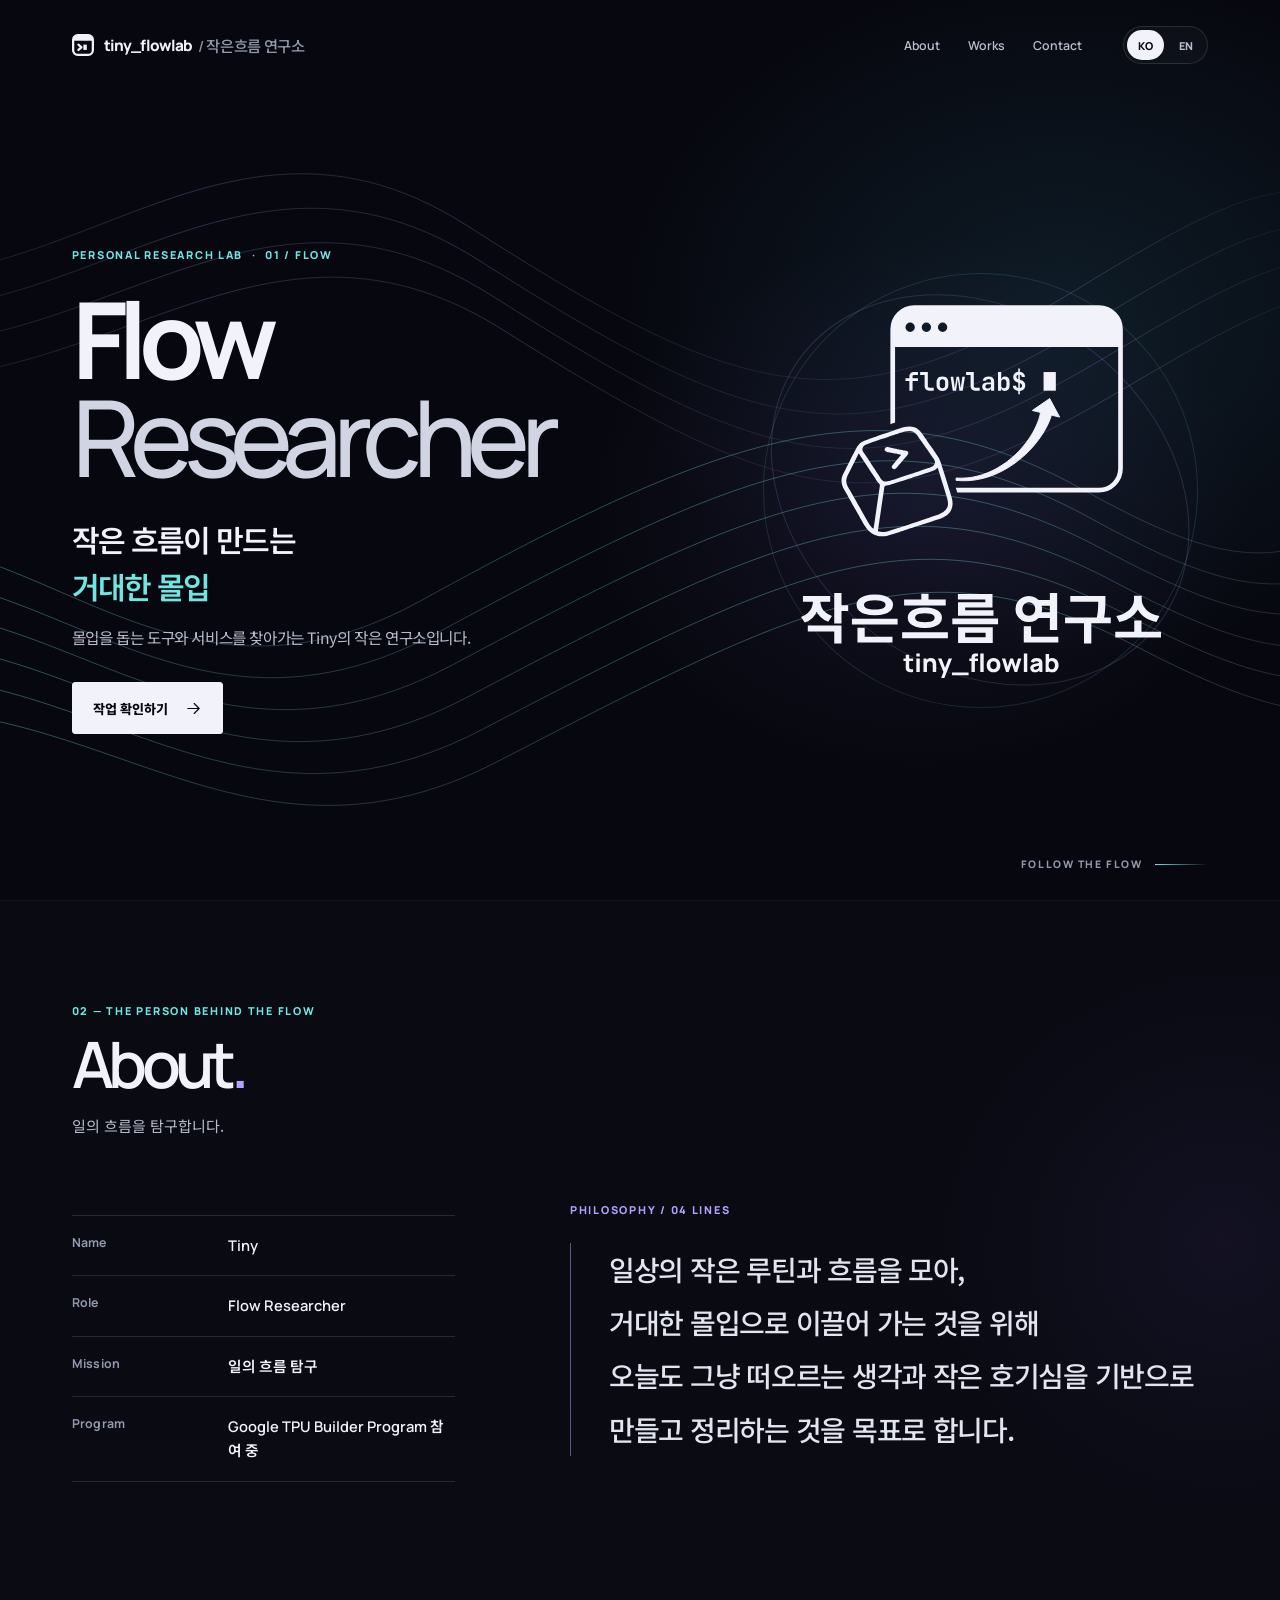
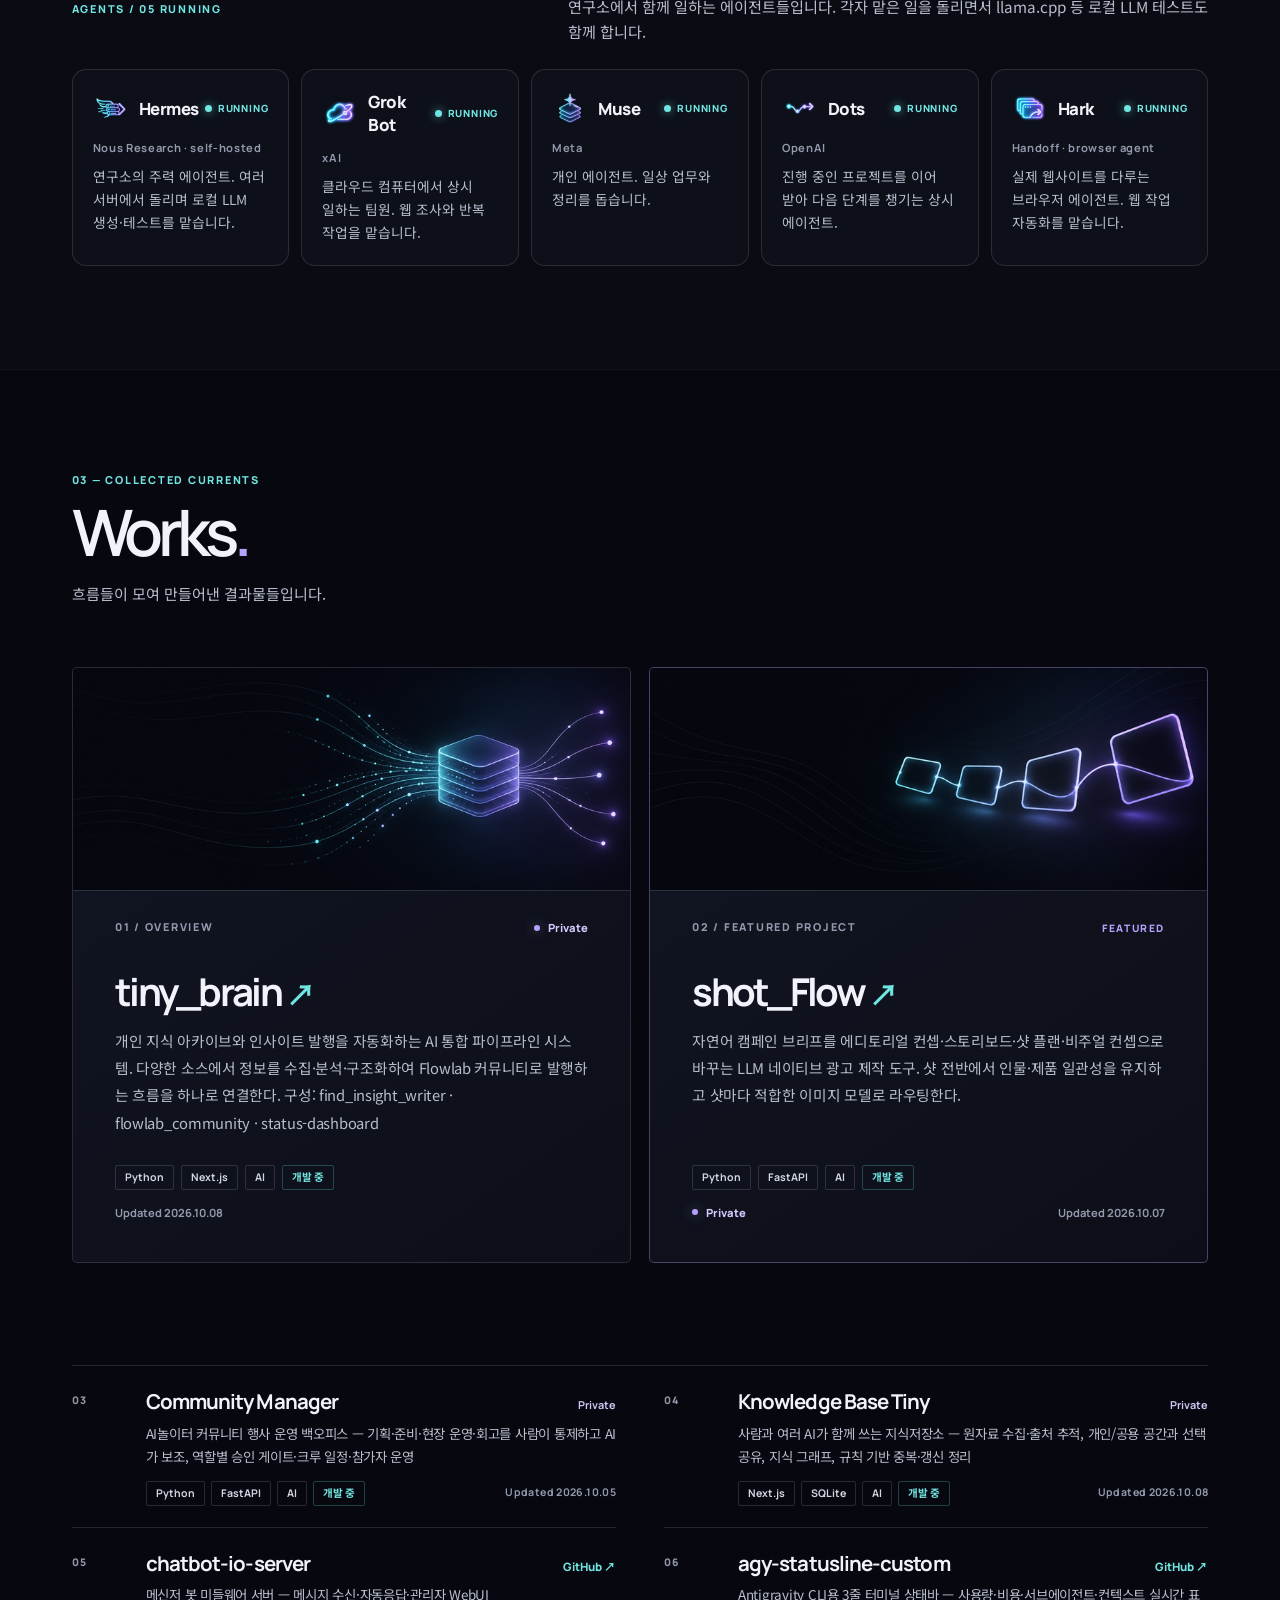
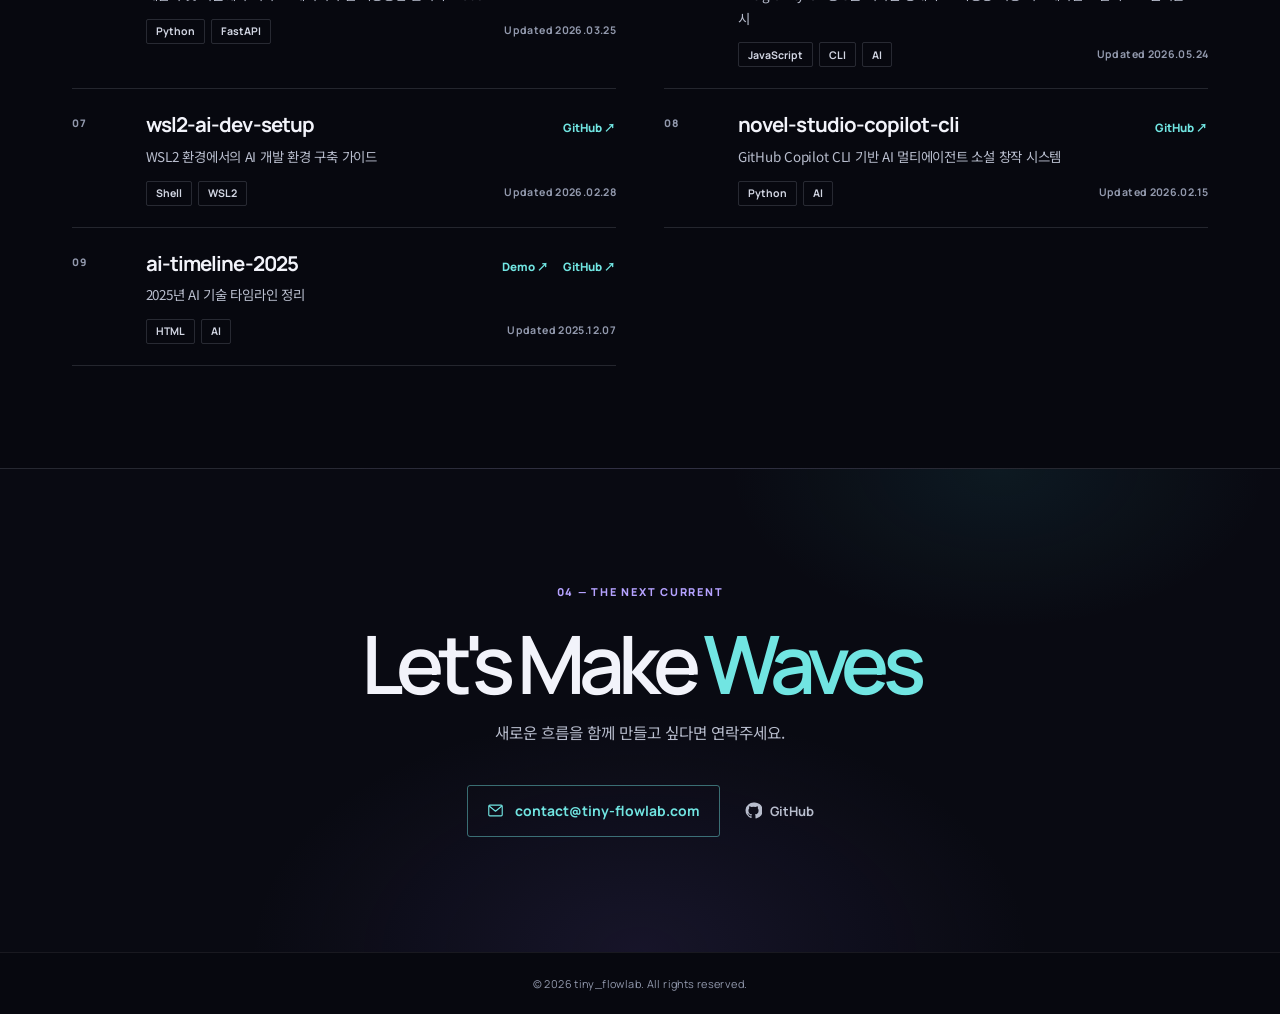
<file: index.html>
<!doctype html>
<html lang="ko" data-lang="ko">
<head>
  <meta charset="utf-8">
  <meta name="viewport" content="width=device-width, initial-scale=1">
  <meta name="theme-color" content="#07080f">
  <title>tiny_flowlab — 작은흐름 연구소</title>
  <meta name="description" content="작은 흐름이 만드는 거대한 몰입. 몰입을 돕는 도구와 서비스를 찾아가는 Tiny의 작은 연구소입니다.">
  <link rel="icon" href="./assets/favicon.svg" type="image/svg+xml">
  <link rel="icon" href="./assets/favicon.ico" sizes="any">
  <link rel="apple-touch-icon" href="./assets/apple-touch-icon.png">
  <meta property="og:type" content="website">
  <meta property="og:site_name" content="tiny_flowlab">
  <meta property="og:title" content="tiny_flowlab — 작은흐름 연구소">
  <meta property="og:description" content="작은 흐름이 만드는 거대한 몰입. 몰입을 돕는 도구와 서비스를 찾아가는 Tiny의 작은 연구소입니다.">
  <meta property="og:url" content="https://tiny-flowlab.com/">
  <meta property="og:image" content="https://tiny-flowlab.com/assets/og-home.png">
  <meta property="og:image:width" content="1200">
  <meta property="og:image:height" content="630">
  <meta name="twitter:card" content="summary_large_image">
  <meta name="twitter:title" content="tiny_flowlab — 작은흐름 연구소">
  <meta name="twitter:description" content="작은 흐름이 만드는 거대한 몰입. 몰입을 돕는 도구와 서비스를 찾아가는 Tiny의 작은 연구소입니다.">
  <meta name="twitter:image" content="https://tiny-flowlab.com/assets/og-home.png">
  <link href="https://fonts.googleapis.com/css2?family=Manrope:wght@400;500;600;700;800&family=Noto+Sans+KR:wght@400;500;600;700;800&display=swap" rel="stylesheet">
  <style>
    :root {
      color-scheme: dark;
      --ink: #07080f;
      --surface: #10121d;
      --surface-soft: #0c0e17;
      --text: #f2f3fa;
      --muted: #b8bdcd;
      --quiet: #9299ad;
      --line: rgba(230, 235, 255, .13);
      --cyan: #71e5e2;
      --violet: #b5a2ff;
      --sans: 'Manrope', 'Noto Sans KR', sans-serif;
      --kr: 'Noto Sans KR', 'Manrope', sans-serif;
      --gutter: clamp(16px, 5.6vw, 88px);
      font-family: var(--sans);
      background: var(--ink);
      color: var(--text);
      scroll-behavior: smooth;
    }
    *, *::before, *::after { box-sizing: border-box; }
    body { margin: 0; min-width: 320px; background: var(--ink); color: var(--text); -webkit-font-smoothing: antialiased; }
    img, svg { display: block; max-width: 100%; }
    a { color: inherit; }
    button { font: inherit; }
    a:focus-visible, button:focus-visible { outline: 2px solid var(--cyan); outline-offset: 4px; }
    ::selection { color: var(--ink); background: var(--cyan); }

    .lang-block[data-lang], .lang-inline[data-lang] { display: none; }
    html[data-lang="ko"] .lang-block[data-lang="ko"], html[data-lang="en"] .lang-block[data-lang="en"] { display: block; }
    html[data-lang="ko"] .lang-inline[data-lang="ko"], html[data-lang="en"] .lang-inline[data-lang="en"] { display: inline-flex; }

    .hero {
      position: relative;
      isolation: isolate;
      min-height: 100svh;
      overflow: hidden;
      display: flex;
      flex-direction: column;
      background:
        radial-gradient(ellipse 48% 53% at 83% 35%, rgba(47, 117, 145, .18), transparent 72%),
        radial-gradient(ellipse 34% 39% at 72% 56%, rgba(103, 76, 173, .14), transparent 76%),
        var(--ink);
    }
    .flow-lines { position: absolute; z-index: -1; inset: 0; width: 100%; height: 100%; pointer-events: none; opacity: .68; }
    .flow-lines .drift-a { transform-origin: center; animation: drift-a 26s ease-in-out infinite alternate; }
    .flow-lines .drift-b { transform-origin: center; animation: drift-b 32s ease-in-out infinite alternate; }
    @keyframes drift-a { from { transform: translate3d(-1.1%, -5px, 0); } to { transform: translate3d(1.1%, 8px, 0); } }
    @keyframes drift-b { from { transform: translate3d(1%, 6px, 0); opacity: .65; } to { transform: translate3d(-1%, -7px, 0); opacity: .95; } }

    .site-header {
      position: relative;
      z-index: 2;
      width: min(100%, 1500px);
      margin: 0 auto;
      padding: 26px var(--gutter);
      display: flex;
      align-items: center;
      justify-content: space-between;
      gap: 24px;
    }
    .wordmark { display: inline-flex; align-items: center; color: var(--text); text-decoration: none; font-size: .96rem; font-weight: 800; letter-spacing: -.055em; white-space: nowrap; }
    .wordmark-mark { flex: none; width: 22px; height: 22px; margin-right: 10px; }
    .wordmark span { margin-left: .35em; color: var(--quiet); font-weight: 500; letter-spacing: -.02em; }
    .header-right, .primary-nav, .language-switch { display: flex; align-items: center; }
    .header-right { gap: clamp(18px, 3.2vw, 46px); }
    .primary-nav { gap: clamp(16px, 2.2vw, 30px); }
    .primary-nav a { color: var(--muted); text-decoration: none; font-size: .77rem; font-weight: 600; transition: color .2s ease; }
    .primary-nav a:hover { color: var(--cyan); }
    .language-switch { gap: 3px; padding: 3px; border: 1px solid var(--line); border-radius: 999px; background: rgba(255,255,255,.025); }
    .language-switch button { min-width: 37px; min-height: 30px; padding: 0 8px; color: var(--muted); border: 0; border-radius: 999px; background: transparent; font-size: .68rem; font-weight: 800; cursor: pointer; transition: color .2s ease, background-color .2s ease; }
    .language-switch button[aria-pressed="true"] { color: var(--ink); background: var(--text); }
    .language-switch button:hover:not([aria-pressed="true"]) { color: var(--cyan); }

    .hero-main {
      width: min(100%, 1500px);
      margin: auto;
      padding: clamp(54px, 7vh, 96px) var(--gutter) clamp(72px, 8vh, 108px);
      display: grid;
      grid-template-columns: minmax(0, 1.12fr) minmax(300px, .88fr);
      align-items: center;
      gap: clamp(40px, 8vw, 128px);
    }
    .hero-copy { position: relative; z-index: 1; max-width: 690px; animation: rise-in .9s cubic-bezier(.18,.72,.2,1) both; }
    .eyebrow, .section-kicker, .feature-kicker, .work-index, .micro-label {
      margin: 0;
      color: var(--cyan);
      font-size: .68rem;
      line-height: 1.5;
      font-weight: 800;
      letter-spacing: .16em;
      text-transform: uppercase;
    }
    .eyebrow { margin-bottom: 27px; }
    .eyebrow span { color: var(--violet); padding: 0 .45em; }
    .hero h1 { margin: 0; font-size: clamp(4.6rem, 8.3vw, 8rem); line-height: .92; letter-spacing: -.09em; font-weight: 700; }
    .hero h1 span { color: #d1d4e2; font-weight: 500; }
    .hero-slogan { margin: 31px 0 0; color: var(--text); font-family: var(--kr); font-size: clamp(1.25rem, 2.35vw, 2rem); line-height: 1.55; letter-spacing: -.055em; font-weight: 600; }
    .hero-slogan .accent { color: var(--cyan); }
    .hero-intro { max-width: 510px; margin: 13px 0 0; color: var(--muted); font-family: var(--kr); font-size: .98rem; line-height: 1.9; letter-spacing: -.025em; }
    .hero-intro[lang="en"] { font-family: var(--sans); letter-spacing: -.01em; }
    .hero-cta {
      display: inline-flex;
      align-items: center;
      gap: 17px;
      min-height: 52px;
      margin-top: 30px;
      padding: 0 20px;
      color: var(--ink);
      background: var(--text);
      border: 1px solid var(--text);
      border-radius: 3px;
      text-decoration: none;
      font-size: .82rem;
      font-weight: 800;
      transition: transform .22s ease, background-color .22s ease, border-color .22s ease;
    }
    .hero-cta:hover { transform: translateY(-3px); background: var(--cyan); border-color: var(--cyan); }
    .hero-cta svg { width: 17px; height: 17px; transition: transform .22s ease; }
    .hero-cta:hover svg { transform: translateX(4px); }
    .hero-mark { position: relative; display: grid; place-items: center; min-height: 330px; animation: mark-in 1.1s .12s cubic-bezier(.18,.72,.2,1) both; }
    .hero-mark::before, .hero-mark::after { content: ''; position: absolute; z-index: -1; border: 1px solid rgba(113,229,226,.14); border-radius: 50%; transform: rotate(-18deg); }
    .hero-mark::before { width: min(34vw, 440px); aspect-ratio: 1; }
    .hero-mark::after { width: min(28vw, 360px); aspect-ratio: 1; border-color: rgba(181,162,255,.17); transform: rotate(36deg) scaleX(1.25); }
    .hero-mark img { width: min(100%, 360px); height: auto; }
    .hero-scroll { position: absolute; right: var(--gutter); bottom: 29px; display: flex; align-items: center; gap: 13px; color: var(--quiet); font-size: .65rem; font-weight: 800; letter-spacing: .15em; text-transform: uppercase; }
    .hero-scroll::after { content: ''; width: 53px; height: 1px; background: linear-gradient(90deg, var(--cyan), transparent); }
    @keyframes rise-in { from { opacity: 0; transform: translate3d(0, 18px, 0); } to { opacity: 1; transform: translate3d(0, 0, 0); } }
    @keyframes mark-in { from { opacity: 0; transform: translate3d(0, 10px, 0) scale(.98); } to { opacity: 1; transform: translate3d(0, 0, 0) scale(1); } }

    .content-wrap { width: min(calc(100% - (2 * var(--gutter))), 1240px); margin: 0 auto; }
    .section { position: relative; padding: clamp(72px, 8vw, 116px) 0; }
    .section-heading { display: block; margin-bottom: clamp(36px, 5vw, 60px); }
    .section-heading h2 { margin: 12px 0 0; font-size: clamp(2.6rem, 5vw, 4.65rem); line-height: 1; letter-spacing: -.085em; font-weight: 600; }
    .section-heading h2 span { color: var(--violet); }
    .section-heading > p { max-width: 560px; margin: 16px 0 0; color: var(--muted); font-family: var(--kr); font-size: .94rem; line-height: 1.8; }
    .section-heading > p[lang="en"] { font-family: var(--sans); }

    .about-section { overflow: hidden; background: linear-gradient(180deg, #090a12 0%, #0a0b13 100%); border-top: 1px solid rgba(255,255,255,.035); border-bottom: 1px solid rgba(255,255,255,.035); }
    .about-section::before { content: ''; position: absolute; width: 45vw; height: 45vw; max-width: 660px; max-height: 660px; right: -18vw; top: 5%; border-radius: 50%; background: radial-gradient(circle, rgba(87, 65, 151, .12), transparent 70%); pointer-events: none; }
    .about-grid { position: relative; display: grid; grid-template-columns: minmax(260px, .75fr) minmax(0, 1.25fr); gap: clamp(44px, 9vw, 140px); align-items: start; }
    .profile { border-top: 1px solid var(--line); }
    .profile-row { display: grid; grid-template-columns: minmax(100px, .6fr) minmax(0, 1fr); gap: 20px; padding: 18px 0; border-bottom: 1px solid var(--line); }
    .profile-row dt { color: var(--quiet); font-size: .77rem; font-weight: 700; letter-spacing: .02em; }
    .profile-row dd { margin: 0; color: var(--text); font-size: .92rem; line-height: 1.6; font-weight: 600; }
    .philosophy { padding-top: 3px; }
    .agents { position: relative; margin-top: clamp(56px, 8vw, 96px); }
    .agents-head { display: flex; flex-wrap: wrap; align-items: baseline; justify-content: space-between; gap: 12px 32px; margin-bottom: 24px; }
    .agents-head .micro-label { color: var(--cyan); }
    .agents-head p:not(.micro-label) { margin: 0; color: var(--muted); font-family: var(--kr); font-size: .95rem; line-height: 1.7; word-break: keep-all; max-width: 640px; }
    .agent-grid { display: grid; grid-template-columns: repeat(auto-fit, minmax(200px, 1fr)); gap: 12px; }
    .agent { padding: 20px 20px 22px; border: 1px solid var(--line); border-radius: 14px; background: rgba(16,18,29,.72); }
    .agent-top { display: flex; align-items: center; justify-content: space-between; gap: 10px; margin-bottom: 14px; }
    .agent-id { display: flex; align-items: center; gap: 10px; }
    .agent-icon { flex: none; width: 36px; height: 36px; }
    .agent-name { margin: 0; font-size: 1.05rem; font-weight: 800; letter-spacing: -.03em; }
    .agent-run { display: inline-flex; align-items: center; gap: 6px; color: var(--cyan); font-size: .62rem; font-weight: 800; letter-spacing: .08em; text-transform: uppercase; white-space: nowrap; }
    .agent-run::before { content: ''; width: 7px; height: 7px; border-radius: 50%; background: var(--cyan); box-shadow: 0 0 10px rgba(113,229,226,.7); animation: agent-pulse 2.4s ease-in-out infinite; }
    @keyframes agent-pulse { 50% { opacity: .35; } }
    .agent-maker { margin: 0 0 10px; color: var(--quiet); font-size: .7rem; font-weight: 700; letter-spacing: .06em; }
    .agent p.lang-block { margin: 0; color: var(--muted); font-family: var(--kr); font-size: .86rem; line-height: 1.65; word-break: keep-all; }
    @media (prefers-reduced-motion: reduce) { .agent-run::before { animation: none; } }
    .philosophy .micro-label { color: var(--violet); }
    .philosophy-lines { margin-top: 25px; padding-left: clamp(18px, 3vw, 38px); border-left: 1px solid rgba(181,162,255,.5); }
    .philosophy-lines p { word-break: keep-all; margin: 0; color: #e2e4ef; font-family: var(--kr); font-size: clamp(1.18rem, 2.2vw, 1.75rem); line-height: 1.9; letter-spacing: -.045em; font-weight: 500; }
    .philosophy-lines .lang-block[data-lang="en"] { font-family: var(--sans); letter-spacing: -.03em; }

    .works-section { background: var(--ink); }
    .feature-grid { display: grid; grid-template-columns: repeat(2, minmax(0, 1fr)); gap: 18px; }
    .feature-panel {
      position: relative;
      isolation: isolate;
      --pad: clamp(25px, 3.3vw, 46px);
      overflow: hidden;
      display: flex;
      flex-direction: column;
      padding: var(--pad);
      border: 1px solid rgba(225,231,255,.12);
      border-radius: 5px;
      background: linear-gradient(145deg, rgba(18, 23, 36, .98), rgba(13, 14, 24, .98));
      transition: border-color .28s ease, transform .28s ease;
    }
    .feature-panel::before { content: ''; position: absolute; z-index: -1; width: 390px; height: 390px; top: -210px; right: -185px; border-radius: 50%; background: radial-gradient(circle, rgba(73,205,209,.16), transparent 70%); transition: transform .5s ease; }
    .feature-panel:nth-child(2)::before { background: radial-gradient(circle, rgba(143,103,222,.2), transparent 70%); }
    .feature-panel:hover { transform: translateY(-4px); border-color: rgba(113,229,226,.42); }
    .feature-panel:hover::before { transform: scale(1.12); }
    .feature-panel.featured { border-color: rgba(181,162,255,.34); }
    .feature-media { display: block; margin: calc(var(--pad) * -1) calc(var(--pad) * -1) 28px; aspect-ratio: 5 / 2; overflow: hidden; border-bottom: 1px solid var(--line); }
    .feature-media img { display: block; width: 100%; height: 100%; object-fit: cover; object-position: 70% 50%; transition: transform .5s ease; }
    .feature-panel:hover .feature-media img { transform: scale(1.03); }
    .feature-top { display: flex; align-items: center; justify-content: space-between; gap: 14px; }
    .feature-kicker { color: var(--quiet); }
    .feature-label { color: var(--violet); font-size: .64rem; font-weight: 800; letter-spacing: .16em; text-transform: uppercase; }
    .feature-panel h3 { margin: 35px 0 14px; font-size: clamp(1.8rem, 3vw, 2.55rem); line-height: 1.1; letter-spacing: -.07em; font-weight: 700; }
    .feature-panel h3 a { text-decoration: none; }
    .feature-panel h3 a:hover { color: var(--cyan); }
    .feature-panel h3 a span { color: var(--cyan); font-size: .78em; }
    .feature-panel .description { max-width: 540px; margin: 0; color: var(--muted); font-family: var(--kr); font-size: .92rem; line-height: 1.85; letter-spacing: -.02em; }
    .feature-panel .description[lang="en"] { font-family: var(--sans); letter-spacing: -.01em; }
    .feature-bottom { margin-top: auto; padding-top: 29px; display: flex; flex-direction: column; gap: 15px; }
    .feature-meta { display: flex; align-items: center; justify-content: space-between; flex-wrap: wrap; gap: 12px; color: var(--quiet); font-size: .7rem; font-weight: 700; }
    .feature-status { display: inline-flex; align-items: center; gap: 8px; color: #d2caff; font-size: .7rem; font-weight: 800; }
    .feature-status::before { content: ''; width: 6px; height: 6px; border-radius: 50%; background: var(--violet); box-shadow: 0 0 12px rgba(181,162,255,.5); }
    .tag-list { display: flex; flex-wrap: wrap; gap: 7px; }
    .tag { display: inline-flex; align-items: center; min-height: 25px; padding: 2px 9px; border: 1px solid rgba(224,230,255,.15); border-radius: 2px; color: #d2d6e3; font-size: .66rem; line-height: 1.35; font-weight: 700; }
    .tag.dev { color: var(--cyan); border-color: rgba(113,229,226,.25); }
    .project-index { display: grid; grid-template-columns: repeat(2, minmax(0, 1fr)); column-gap: 48px; margin-top: clamp(62px, 8vw, 102px); border-top: 1px solid var(--line); }
    .work-row { display: grid; grid-template-columns: 52px minmax(0, 1fr); gap: 22px; padding: 22px 0 21px; border-bottom: 1px solid var(--line); transition: padding .22s ease; }
    .work-row:hover { padding-left: 8px; }
    .work-index { padding-top: 5px; color: var(--quiet); font-size: .65rem; letter-spacing: .08em; }
    .work-main { min-width: 0; }
    .work-head { display: flex; align-items: baseline; justify-content: space-between; gap: 20px; }
    .work-head h3 { margin: 0; min-width: 0; overflow-wrap: anywhere; font-size: clamp(1.03rem, 1.7vw, 1.28rem); line-height: 1.35; letter-spacing: -.045em; font-weight: 700; }
    .row-links { display: flex; justify-content: end; align-items: center; flex-wrap: wrap; gap: 14px; flex-shrink: 0; }
    .row-links a { color: var(--cyan); text-decoration: none; font-size: .72rem; font-weight: 800; transition: color .2s ease; }
    .row-links a:hover { color: var(--text); }
    .visibility { color: #d0c8f6; font-size: .68rem; font-weight: 700; }
    .work-description { max-width: 870px; margin: 6px 0 12px; color: var(--muted); font-family: var(--kr); font-size: .84rem; line-height: 1.75; letter-spacing: -.02em; }
    .work-description[lang="en"] { font-family: var(--sans); letter-spacing: -.01em; }
    .row-meta { display: flex; justify-content: space-between; align-items: center; flex-wrap: wrap; gap: 11px 20px; }
    .row-meta .tag-list { gap: 6px; }
    .updated { color: var(--quiet); font-size: .66rem; line-height: 1.5; font-weight: 700; letter-spacing: .035em; white-space: nowrap; }

    .contact-section { overflow: hidden; padding: clamp(80px, 9vw, 128px) 0; text-align: center; border-top: 1px solid var(--line); background: radial-gradient(ellipse 40% 65% at 50% 100%, rgba(89,73,157,.17), transparent 76%), radial-gradient(ellipse 28% 44% at 78% 0%, rgba(52,162,173,.1), transparent 75%), #090a12; }
    .contact-section .section-kicker { color: var(--violet); }
    .contact-section h2 { margin: 20px 0 14px; font-size: clamp(2.65rem, 6.3vw, 5.3rem); line-height: 1.05; letter-spacing: -.085em; font-weight: 600; }
    .contact-section h2 span { color: var(--cyan); }
    .contact-copy { margin: 0 auto; color: var(--muted); font-family: var(--kr); font-size: .98rem; line-height: 1.8; }
    .contact-copy[lang="en"] { font-family: var(--sans); }
    .contact-actions { margin-top: 37px; display: flex; align-items: center; justify-content: center; gap: 25px; flex-wrap: wrap; }
    .contact-email { display: inline-flex; align-items: center; gap: 11px; min-height: 52px; padding: 0 19px; border: 1px solid rgba(113,229,226,.45); border-radius: 3px; color: var(--cyan); text-decoration: none; font-size: .87rem; font-weight: 700; transition: background-color .2s ease, color .2s ease, border-color .2s ease; }
    .contact-email:hover { color: var(--ink); background: var(--cyan); border-color: var(--cyan); }
    .contact-email svg { width: 17px; height: 17px; }
    .github-link { display: inline-flex; align-items: center; gap: 8px; color: var(--muted); text-decoration: none; font-size: .81rem; font-weight: 700; transition: color .2s ease; }
    .github-link:hover { color: var(--text); }
    .github-link svg { width: 17px; height: 17px; }
    footer { padding: 23px var(--gutter); border-top: 1px solid rgba(255,255,255,.07); text-align: center; color: var(--quiet); font-size: .68rem; letter-spacing: .035em; }
    footer p { margin: 0; }

    @media (max-width: 900px) {
      .hero-main { grid-template-columns: minmax(0, 1fr) minmax(250px, .82fr); gap: 35px; }
      .hero h1 { font-size: clamp(4.2rem, 9vw, 6.4rem); }
      .hero-mark { min-height: 280px; }
      .hero-mark::before { width: min(42vw, 390px); }
      .hero-mark::after { width: min(34vw, 320px); }
      .project-index { grid-template-columns: minmax(0, 1fr); }
      .about-grid { gap: 48px; grid-template-columns: minmax(230px, .8fr) minmax(0, 1.2fr); }
    }
    @media (max-width: 700px) {
      :root { --gutter: 18px; }
      .site-header { padding-top: 17px; padding-bottom: 17px; gap: 10px; }
      .wordmark { font-size: .88rem; }
      .wordmark span { display: none; }
      .header-right { gap: 11px; }
      .primary-nav { gap: 12px; }
      .primary-nav a { font-size: .69rem; }
      .language-switch { gap: 1px; }
      .language-switch button { min-width: 32px; min-height: 28px; padding: 0 6px; font-size: .62rem; }
      .hero { min-height: 100svh; }
      .hero-main { width: 100%; padding-top: 21px; padding-bottom: 76px; grid-template-columns: minmax(0, 1fr); gap: 8px; }
      .hero-mark { grid-row: 1; min-height: auto; height: 166px; margin: 0 0 18px; }
      .hero-mark img { width: 150px; }
      .hero-mark::before { width: 194px; }
      .hero-mark::after { width: 154px; }
      .hero-copy { grid-row: 2; }
      .eyebrow { margin-bottom: 16px; font-size: .62rem; }
      .hero h1 { font-size: clamp(3.9rem, 18vw, 5rem); line-height: .9; }
      .hero-slogan { margin-top: 20px; font-size: clamp(1.2rem, 5.3vw, 1.5rem); line-height: 1.55; }
      .hero-intro { margin-top: 9px; font-size: .86rem; line-height: 1.75; }
      .hero-cta { min-height: 48px; margin-top: 21px; }
      .hero-scroll { right: var(--gutter); bottom: 20px; font-size: .58rem; }
      .hero-scroll::after { width: 35px; }
      .section { padding: 64px 0; }
      .section-heading { display: block; margin-bottom: 37px; }
      .section-heading h2 { margin-top: 9px; font-size: 3rem; }
      .section-heading > p { margin-top: 14px; font-size: .85rem; }
      .about-grid { grid-template-columns: minmax(0,1fr); gap: 42px; }
      .profile-row { grid-template-columns: 95px minmax(0,1fr); gap: 12px; padding: 15px 0; }
      .profile-row dt { font-size: .73rem; }
      .profile-row dd { font-size: .86rem; }
      .philosophy-lines { margin-top: 18px; padding-left: 17px; }
      .philosophy-lines p { font-size: 1.1rem; line-height: 1.9; }
      .feature-grid { grid-template-columns: minmax(0,1fr); gap: 12px; }
      .feature-panel { --pad: 20px; padding: var(--pad); }
      .feature-panel h3 { margin: 29px 0 12px; font-size: 1.85rem; }
      .feature-panel .description { font-size: .83rem; }
      .feature-bottom { padding-top: 24px; gap: 12px; }
      .feature-meta { font-size: .65rem; }
      .project-index { margin-top: 58px; }
      .work-row { grid-template-columns: 29px minmax(0,1fr); gap: 12px; padding: 22px 0; }
      .work-row:hover { padding-left: 0; }
      .work-head { align-items: start; flex-direction: column; gap: 7px; }
      .work-head h3 { font-size: 1.02rem; }
      .row-links { justify-content: start; gap: 13px; }
      .work-description { margin-top: 8px; font-size: .8rem; }
      .row-meta { align-items: start; flex-direction: column; gap: 10px; }
      .updated { font-size: .63rem; }
      .contact-section { padding: 80px 0; }
      .contact-section h2 { font-size: clamp(2.65rem, 12vw, 3.8rem); }
      .contact-copy { font-size: .87rem; }
      .contact-actions { flex-direction: column; gap: 18px; margin-top: 29px; }
      .contact-email { font-size: .79rem; }
      footer { padding-top: 19px; padding-bottom: 19px; }
    }
    @media (max-width: 360px) {
      :root { --gutter: 16px; }
      .site-header { align-items: flex-start; }
      .header-right { gap: 7px; }
      .primary-nav { gap: 9px; }
      .primary-nav a { font-size: .63rem; }
      .wordmark { font-size: .82rem; }
      .language-switch button { min-width: 29px; padding: 0 4px; }
    }
    @media (prefers-reduced-motion: reduce) {
      *, *::before, *::after { scroll-behavior: auto !important; animation-duration: .01ms !important; animation-iteration-count: 1 !important; transition-duration: .01ms !important; }
    }
  </style>
</head>
<body>
  <section class="hero" id="home" aria-labelledby="hero-title">
    <svg class="flow-lines" viewBox="0 0 1600 940" preserveAspectRatio="xMidYMid slice" aria-hidden="true">
      <defs>
        <linearGradient id="flow-cyan" x1="0" x2="1" y1="0" y2="1"><stop offset="0" stop-color="#71e5e2" stop-opacity="0"/><stop offset=".46" stop-color="#71e5e2" stop-opacity=".52"/><stop offset="1" stop-color="#b5a2ff" stop-opacity=".08"/></linearGradient>
        <linearGradient id="flow-violet" x1="0" x2="1" y1="1" y2="0"><stop offset="0" stop-color="#b5a2ff" stop-opacity="0"/><stop offset=".58" stop-color="#b5a2ff" stop-opacity=".36"/><stop offset="1" stop-color="#71e5e2" stop-opacity="0"/></linearGradient>
      </defs>
      <g class="drift-a" fill="none" stroke="url(#flow-cyan)" stroke-width="1">
        <path d="M-180 638 C110 410 250 804 570 628 S1050 394 1260 510 1510 602 1780 362"/>
        <path d="M-190 674 C120 445 260 838 590 660 S1060 426 1272 542 1530 635 1790 398"/>
        <path d="M-200 710 C130 480 275 870 605 694 S1070 460 1284 574 1550 668 1800 434"/>
        <path d="M-210 747 C140 515 290 902 620 728 S1080 494 1296 608 1570 702 1810 470"/>
        <path d="M-220 784 C150 550 305 934 635 762 S1090 528 1308 642 1590 736 1820 506"/>
        <path d="M-230 821 C160 585 320 966 650 796 S1100 562 1320 676 1610 770 1830 542"/>
      </g>
      <g class="drift-b" fill="none" stroke="url(#flow-violet)" stroke-width="1">
        <path d="M-150 240 C150 414 330 50 620 236 S1015 450 1260 300 1510 175 1780 322"/>
        <path d="M-160 276 C160 450 340 86 632 272 S1026 486 1274 336 1520 211 1790 358"/>
        <path d="M-170 312 C170 486 350 122 644 308 S1037 522 1288 372 1530 247 1800 394"/>
        <path d="M-180 348 C180 522 360 158 656 344 S1048 558 1302 408 1540 283 1810 430"/>
      </g>
    </svg>

    <header class="site-header">
      <a class="wordmark" href="#home" aria-label="tiny_flowlab home"><img class="wordmark-mark" src="./assets/logo_v8_symbol_white.svg" alt="" width="22" height="22">tiny_flowlab <span>/ 작은흐름 연구소</span></a>
      <div class="header-right">
        <nav class="primary-nav" aria-label="Main navigation">
          <a href="#about">About</a><a href="#works">Works</a><a href="#contact">Contact</a>
        </nav>
        <div class="language-switch" role="group" aria-label="Language">
          <button type="button" data-set-lang="ko" aria-label="한국어로 보기" aria-pressed="true">KO</button>
          <button type="button" data-set-lang="en" aria-label="View in English" aria-pressed="false">EN</button>
        </div>
      </div>
    </header>

    <div class="hero-main">
      <div class="hero-copy">
        <p class="eyebrow">PERSONAL RESEARCH LAB <span>·</span> 01 / FLOW</p>
        <h1 id="hero-title">Flow<br><span>Researcher</span></h1>
        <p class="hero-slogan lang-block" data-lang="ko" lang="ko">작은 흐름이 만드는<br><span class="accent">거대한 몰입</span></p>
        <p class="hero-slogan lang-block" data-lang="en" lang="en">Tiny flows create<br><span class="accent">massive immersion</span></p>
        <p class="hero-intro lang-block" data-lang="ko" lang="ko">몰입을 돕는 도구와 서비스를 찾아가는 Tiny의 작은 연구소입니다.</p>
        <p class="hero-intro lang-block" data-lang="en" lang="en">A tiny lab by Tiny, exploring tools and services that help you find your flow.</p>
        <a class="hero-cta lang-inline" data-lang="ko" href="#works" lang="ko">작업 확인하기 <svg viewBox="0 0 24 24" fill="none" stroke="currentColor" stroke-width="1.7" stroke-linecap="round" stroke-linejoin="round" aria-hidden="true"><path d="M4 12h15M13 5l7 7-7 7"/></svg></a>
        <a class="hero-cta lang-inline" data-lang="en" href="#works" lang="en">Explore works <svg viewBox="0 0 24 24" fill="none" stroke="currentColor" stroke-width="1.7" stroke-linecap="round" stroke-linejoin="round" aria-hidden="true"><path d="M4 12h15M13 5l7 7-7 7"/></svg></a>
      </div>
      <div class="hero-mark"><img src="./assets/logo_v8_vertical_white.svg" alt="작은흐름 연구소 / tiny_flowlab"></div>
    </div>
    <div class="hero-scroll" aria-hidden="true">Follow the flow</div>
  </section>

  <main>
    <section class="section about-section" id="about" aria-labelledby="about-title">
      <div class="content-wrap">
        <div class="section-heading">
          <div><p class="section-kicker">02 — The person behind the flow</p><h2 id="about-title">About<span>.</span></h2></div>
          <p class="lang-block" data-lang="ko" lang="ko">일의 흐름을 탐구합니다.</p>
          <p class="lang-block" data-lang="en" lang="en">Exploring the flow of work.</p>
        </div>
        <div class="about-grid">
          <dl class="profile">
            <div class="profile-row"><dt>Name</dt><dd>Tiny</dd></div>
            <div class="profile-row"><dt>Role</dt><dd>Flow Researcher</dd></div>
            <div class="profile-row"><dt>Mission</dt><dd class="lang-block" data-lang="ko" lang="ko">일의 흐름 탐구</dd><dd class="lang-block" data-lang="en" lang="en">Exploring the flow of work</dd></div>
            <div class="profile-row"><dt>Program</dt><dd class="lang-block" data-lang="ko" lang="ko">Google TPU Builder Program 참여 중</dd><dd class="lang-block" data-lang="en" lang="en">Participant, Google TPU Builder Program</dd></div>
          </dl>
          <div class="philosophy">
            <p class="micro-label">Philosophy / 04 lines</p>
            <div class="philosophy-lines">
              <div class="lang-block" data-lang="ko" lang="ko"><p>일상의 작은 루틴과 흐름을 모아,</p><p>거대한 몰입으로 이끌어 가는 것을 위해</p><p>오늘도 그냥 떠오르는 생각과 작은 호기심을 기반으로</p><p>만들고 정리하는 것을 목표로 합니다.</p></div>
              <div class="lang-block" data-lang="en" lang="en"><p>Gathering small daily routines and flows,</p><p>guiding them toward massive immersion.</p><p>Every day, fueled by spontaneous thoughts and curiosity,</p><p>I build and organize — that is the goal.</p></div>
            </div>
          </div>
        </div>
        <div class="agents" aria-labelledby="agents-title">
          <div class="agents-head">
            <p class="micro-label" id="agents-title">Agents / 05 running</p>
            <p class="lang-block" data-lang="ko" lang="ko">연구소에서 함께 일하는 에이전트들입니다. 각자 맡은 일을 돌리면서 llama.cpp 등 로컬 LLM 테스트도 함께 합니다.</p>
            <p class="lang-block" data-lang="en" lang="en">The agents working alongside the lab. Each runs its own tasks, and together they also drive local LLM tests such as llama.cpp.</p>
          </div>
          <div class="agent-grid">
            <article class="agent"><div class="agent-top"><div class="agent-id"><img class="agent-icon" src="./assets/agents/hermes.png" alt="" width="36" height="36"><h3 class="agent-name">Hermes</h3></div><span class="agent-run">Running</span></div><p class="agent-maker">Nous Research · self-hosted</p><p class="lang-block" data-lang="ko" lang="ko">연구소의 주력 에이전트. 여러 서버에서 돌리며 로컬 LLM 생성·테스트를 맡습니다.</p><p class="lang-block" data-lang="en" lang="en">The lab&#39;s main agent, running across several servers and handling local LLM generation &amp; tests.</p></article>
            <article class="agent"><div class="agent-top"><div class="agent-id"><img class="agent-icon" src="./assets/agents/grok.png" alt="" width="36" height="36"><h3 class="agent-name">Grok Bot</h3></div><span class="agent-run">Running</span></div><p class="agent-maker">xAI</p><p class="lang-block" data-lang="ko" lang="ko">클라우드 컴퓨터에서 상시 일하는 팀원. 웹 조사와 반복 작업을 맡습니다.</p><p class="lang-block" data-lang="en" lang="en">An always-on teammate on its own cloud computer, handling web research and repetitive work.</p></article>
            <article class="agent"><div class="agent-top"><div class="agent-id"><img class="agent-icon" src="./assets/agents/muse.png" alt="" width="36" height="36"><h3 class="agent-name">Muse</h3></div><span class="agent-run">Running</span></div><p class="agent-maker">Meta</p><p class="lang-block" data-lang="ko" lang="ko">개인 에이전트. 일상 업무와 정리를 돕습니다.</p><p class="lang-block" data-lang="en" lang="en">A personal agent helping with everyday tasks and organizing.</p></article>
            <article class="agent"><div class="agent-top"><div class="agent-id"><img class="agent-icon" src="./assets/agents/dots.png" alt="" width="36" height="36"><h3 class="agent-name">Dots</h3></div><span class="agent-run">Running</span></div><p class="agent-maker">OpenAI</p><p class="lang-block" data-lang="ko" lang="ko">진행 중인 프로젝트를 이어 받아 다음 단계를 챙기는 상시 에이전트.</p><p class="lang-block" data-lang="en" lang="en">An always-on agent that picks up ongoing projects and moves them to the next step.</p></article>
            <article class="agent"><div class="agent-top"><div class="agent-id"><img class="agent-icon" src="./assets/agents/hark.png" alt="" width="36" height="36"><h3 class="agent-name">Hark</h3></div><span class="agent-run">Running</span></div><p class="agent-maker">Handoff · browser agent</p><p class="lang-block" data-lang="ko" lang="ko">실제 웹사이트를 다루는 브라우저 에이전트. 웹 작업 자동화를 맡습니다.</p><p class="lang-block" data-lang="en" lang="en">A browser agent that works real websites, automating web tasks.</p></article>
          </div>
        </div>
      </div>
    </section>

    <section class="section works-section" id="works" aria-labelledby="works-title">
      <div class="content-wrap">
        <div class="section-heading">
          <div><p class="section-kicker">03 — Collected currents</p><h2 id="works-title">Works<span>.</span></h2></div>
          <p class="lang-block" data-lang="ko" lang="ko">흐름들이 모여 만들어낸 결과물들입니다.</p>
          <p class="lang-block" data-lang="en" lang="en">Where converging flows become tangible results.</p>
        </div>

        <div class="feature-grid">
          <article class="feature-panel" aria-labelledby="tiny-brain-title">
            <a class="feature-media" href="./tiny_brain/" tabindex="-1" aria-hidden="true"><img src="./assets/works/tiny_brain.png" alt="" width="800" height="450" loading="lazy"></a>
            <div class="feature-top"><p class="feature-kicker">01 / Overview</p><span class="feature-status">Private</span></div>
            <h3 id="tiny-brain-title"><a href="./tiny_brain/">tiny_brain <span aria-hidden="true">↗</span></a></h3>
            <p class="description lang-block" data-lang="ko" lang="ko">개인 지식 아카이브와 인사이트 발행을 자동화하는 AI 통합 파이프라인 시스템. 다양한 소스에서 정보를 수집·분석·구조화하여 Flowlab 커뮤니티로 발행하는 흐름을 하나로 연결한다. 구성: find_insight_writer · flowlab_community · status-dashboard</p>
            <p class="description lang-block" data-lang="en" lang="en">An integrated AI pipeline system automating personal knowledge archiving and insight publishing. Connects collection, analysis, and distribution into a single continuous flow toward the Flowlab community. Includes find_insight_writer · flowlab_community · status-dashboard.</p>
            <div class="feature-bottom">
              <div class="tag-list"><span class="tag">Python</span><span class="tag">Next.js</span><span class="tag">AI</span><span class="tag dev">개발 중</span></div>
              <div class="feature-meta"><span>Updated 2026.10.08</span></div>
            </div>
          </article>

          <article class="feature-panel featured" aria-labelledby="shot-flow-title">
            <a class="feature-media" href="./shot_flow/" tabindex="-1" aria-hidden="true"><img src="./assets/works/shot_flow.png" alt="" width="800" height="450" loading="lazy"></a>
            <div class="feature-top"><p class="feature-kicker">02 / Featured project</p><span class="feature-label">Featured</span></div>
            <h3 id="shot-flow-title"><a href="./shot_flow/">shot_Flow <span aria-hidden="true">↗</span></a></h3>
            <p class="description lang-block" data-lang="ko" lang="ko">자연어 캠페인 브리프를 에디토리얼 컨셉·스토리보드·샷 플랜·비주얼 컨셉으로 바꾸는 LLM 네이티브 광고 제작 도구. 샷 전반에서 인물·제품 일관성을 유지하고 샷마다 적합한 이미지 모델로 라우팅한다.</p>
            <p class="description lang-block" data-lang="en" lang="en">LLM-native advertising production tool that turns natural-language campaign briefs into editorial concepts, storyboards, shot plans &amp; visual concepts — keeping identity and product consistency across shots and routing each shot to a suitable image model.</p>
            <div class="feature-bottom">
              <div class="tag-list"><span class="tag">Python</span><span class="tag">FastAPI</span><span class="tag">AI</span><span class="tag dev">개발 중</span></div>
              <div class="feature-meta"><span class="feature-status">Private</span><span>Updated 2026.10.07</span></div>
            </div>
          </article>
        </div>

        <div class="project-index" aria-label="More projects">
          <article class="work-row">
            <span class="work-index">03</span><div class="work-main"><div class="work-head"><h3>Community Manager</h3><div class="row-links"><span class="visibility">Private</span></div></div>
              <p class="work-description lang-block" data-lang="ko" lang="ko">AI놀이터 커뮤니티 행사 운영 백오피스 — 기획·준비·현장 운영·회고를 사람이 통제하고 AI가 보조, 역할별 승인 게이트·크루 일정·참가자 운영</p><p class="work-description lang-block" data-lang="en" lang="en">Event operations back office for the AI Playground community — humans steer planning, prep, on-site ops &amp; retros while AI assists, with role-based approval gates, crew scheduling &amp; attendee management</p>
              <div class="row-meta"><div class="tag-list"><span class="tag">Python</span><span class="tag">FastAPI</span><span class="tag">AI</span><span class="tag dev">개발 중</span></div><span class="updated">Updated 2026.10.05</span></div>
            </div>
          </article>
          <article class="work-row">
            <span class="work-index">04</span><div class="work-main"><div class="work-head"><h3>Knowledge Base Tiny</h3><div class="row-links"><span class="visibility">Private</span></div></div>
              <p class="work-description lang-block" data-lang="ko" lang="ko">사람과 여러 AI가 함께 쓰는 지식저장소 — 원자료 수집·출처 추적, 개인/공용 공간과 선택 공유, 지식 그래프, 규칙 기반 중복·갱신 정리</p><p class="work-description lang-block" data-lang="en" lang="en">Shared knowledge base for people and multiple AIs — source capture &amp; provenance, personal/shared spaces with selective sharing, knowledge graph, rule-based dedup &amp; refresh</p>
              <div class="row-meta"><div class="tag-list"><span class="tag">Next.js</span><span class="tag">SQLite</span><span class="tag">AI</span><span class="tag dev">개발 중</span></div><span class="updated">Updated 2026.10.08</span></div>
            </div>
          </article>
          <article class="work-row">
            <span class="work-index">05</span><div class="work-main"><div class="work-head"><h3>chatbot-io-server</h3><div class="row-links"><a href="https://github.com/tiny-flowlab/chatbot-io-server" target="_blank" rel="noopener">GitHub ↗</a></div></div>
              <p class="work-description lang-block" data-lang="ko" lang="ko">메신저 봇 미들웨어 서버 — 메시지 수신·자동응답·관리자 WebUI</p><p class="work-description lang-block" data-lang="en" lang="en">Messenger bot middleware — message handling, auto-reply &amp; admin WebUI</p>
              <div class="row-meta"><div class="tag-list"><span class="tag">Python</span><span class="tag">FastAPI</span></div><span class="updated">Updated 2026.03.25</span></div>
            </div>
          </article>
          <article class="work-row">
            <span class="work-index">06</span><div class="work-main"><div class="work-head"><h3>agy-statusline-custom</h3><div class="row-links"><a href="https://github.com/tiny-flowlab/agy-statusline-custom" target="_blank" rel="noopener">GitHub ↗</a></div></div>
              <p class="work-description lang-block" data-lang="ko" lang="ko">Antigravity CLI용 3줄 터미널 상태바 — 사용량·비용·서브에이전트·컨텍스트 실시간 표시</p><p class="work-description lang-block" data-lang="en" lang="en">3-line terminal status bar for Antigravity CLI — live usage, cost, subagent &amp; context tracking</p>
              <div class="row-meta"><div class="tag-list"><span class="tag">JavaScript</span><span class="tag">CLI</span><span class="tag">AI</span></div><span class="updated">Updated 2026.05.24</span></div>
            </div>
          </article>
          <article class="work-row">
            <span class="work-index">07</span><div class="work-main"><div class="work-head"><h3>wsl2-ai-dev-setup</h3><div class="row-links"><a href="https://github.com/tiny-flowlab/wsl2-ai-dev-setup" target="_blank" rel="noopener">GitHub ↗</a></div></div>
              <p class="work-description lang-block" data-lang="ko" lang="ko">WSL2 환경에서의 AI 개발 환경 구축 가이드</p><p class="work-description lang-block" data-lang="en" lang="en">AI dev environment setup guide on WSL2</p>
              <div class="row-meta"><div class="tag-list"><span class="tag">Shell</span><span class="tag">WSL2</span></div><span class="updated">Updated 2026.02.28</span></div>
            </div>
          </article>
          <article class="work-row">
            <span class="work-index">08</span><div class="work-main"><div class="work-head"><h3>novel-studio-copilot-cli</h3><div class="row-links"><a href="https://github.com/tiny-flowlab/novel-studio-copilot-cli" target="_blank" rel="noopener">GitHub ↗</a></div></div>
              <p class="work-description lang-block" data-lang="ko" lang="ko">GitHub Copilot CLI 기반 AI 멀티에이전트 소설 창작 시스템</p><p class="work-description lang-block" data-lang="en" lang="en">AI multi-agent novel creation system for GitHub Copilot CLI</p>
              <div class="row-meta"><div class="tag-list"><span class="tag">Python</span><span class="tag">AI</span></div><span class="updated">Updated 2026.02.15</span></div>
            </div>
          </article>
          <article class="work-row">
            <span class="work-index">09</span><div class="work-main"><div class="work-head"><h3>ai-timeline-2025</h3><div class="row-links"><a href="https://tiny-flowlab.com/ai-timeline-2025/" target="_blank" rel="noopener">Demo ↗</a><a href="https://github.com/tiny-flowlab/ai-timeline-2025" target="_blank" rel="noopener">GitHub ↗</a></div></div>
              <p class="work-description lang-block" data-lang="ko" lang="ko">2025년 AI 기술 타임라인 정리</p><p class="work-description lang-block" data-lang="en" lang="en">2025 AI technology timeline overview</p>
              <div class="row-meta"><div class="tag-list"><span class="tag">HTML</span><span class="tag">AI</span></div><span class="updated">Updated 2025.12.07</span></div>
            </div>
          </article>
        </div>
      </div>
    </section>

    <section class="contact-section" id="contact" aria-labelledby="contact-title">
      <div class="content-wrap">
        <p class="section-kicker">04 — The next current</p>
        <h2 id="contact-title">Let's Make <span>Waves</span></h2>
        <p class="contact-copy lang-block" data-lang="ko" lang="ko">새로운 흐름을 함께 만들고 싶다면 연락주세요.</p>
        <p class="contact-copy lang-block" data-lang="en" lang="en">Want to create new flows together? Let's connect.</p>
        <div class="contact-actions">
          <a class="contact-email" href="mailto:contact@tiny-flowlab.com"><svg viewBox="0 0 24 24" fill="none" stroke="currentColor" stroke-width="1.6" stroke-linecap="round" stroke-linejoin="round" aria-hidden="true"><rect x="2.5" y="4.5" width="19" height="15" rx="1.5"/><path d="m3.5 6 8.5 7 8.5-7"/></svg>contact@tiny-flowlab.com</a>
          <a class="github-link" href="https://github.com/tiny-flowlab" target="_blank" rel="noopener"><svg viewBox="0 0 24 24" fill="currentColor" aria-hidden="true"><path d="M12 .8a11.2 11.2 0 0 0-3.54 21.83c.56.1.77-.24.77-.54v-2.08c-3.14.68-3.8-1.33-3.8-1.33-.5-1.3-1.22-1.65-1.22-1.65-1.02-.7.08-.68.08-.68 1.13.08 1.73 1.16 1.73 1.16 1 .1.7 2.03 3.27 1.55.1-.73.39-1.23.7-1.51-2.5-.28-5.12-1.25-5.12-5.56 0-1.23.44-2.24 1.16-3.03-.12-.29-.5-1.44.11-3 0 0 .95-.3 3.08 1.15a10.7 10.7 0 0 1 5.6 0c2.13-1.45 3.07-1.15 3.07-1.15.61 1.56.23 2.71.12 3 .72.79 1.15 1.8 1.15 3.03 0 4.32-2.63 5.27-5.13 5.55.4.35.75 1.03.75 2.08v3.08c0 .3.2.65.78.54A11.2 11.2 0 0 0 12 .8Z"/></svg>GitHub</a>
        </div>
      </div>
    </section>
  </main>

  <footer><p>&copy; 2026 tiny_flowlab. All rights reserved.</p></footer>
  <script>
    const languageButtons = document.querySelectorAll('[data-set-lang]');
    languageButtons.forEach((button) => {
      button.addEventListener('click', () => {
        const language = button.dataset.setLang;
        document.documentElement.dataset.lang = language;
        document.documentElement.lang = language;
        languageButtons.forEach((item) => item.setAttribute('aria-pressed', String(item === button)));
      });
    });
  </script>
</body>
</html>
</file>
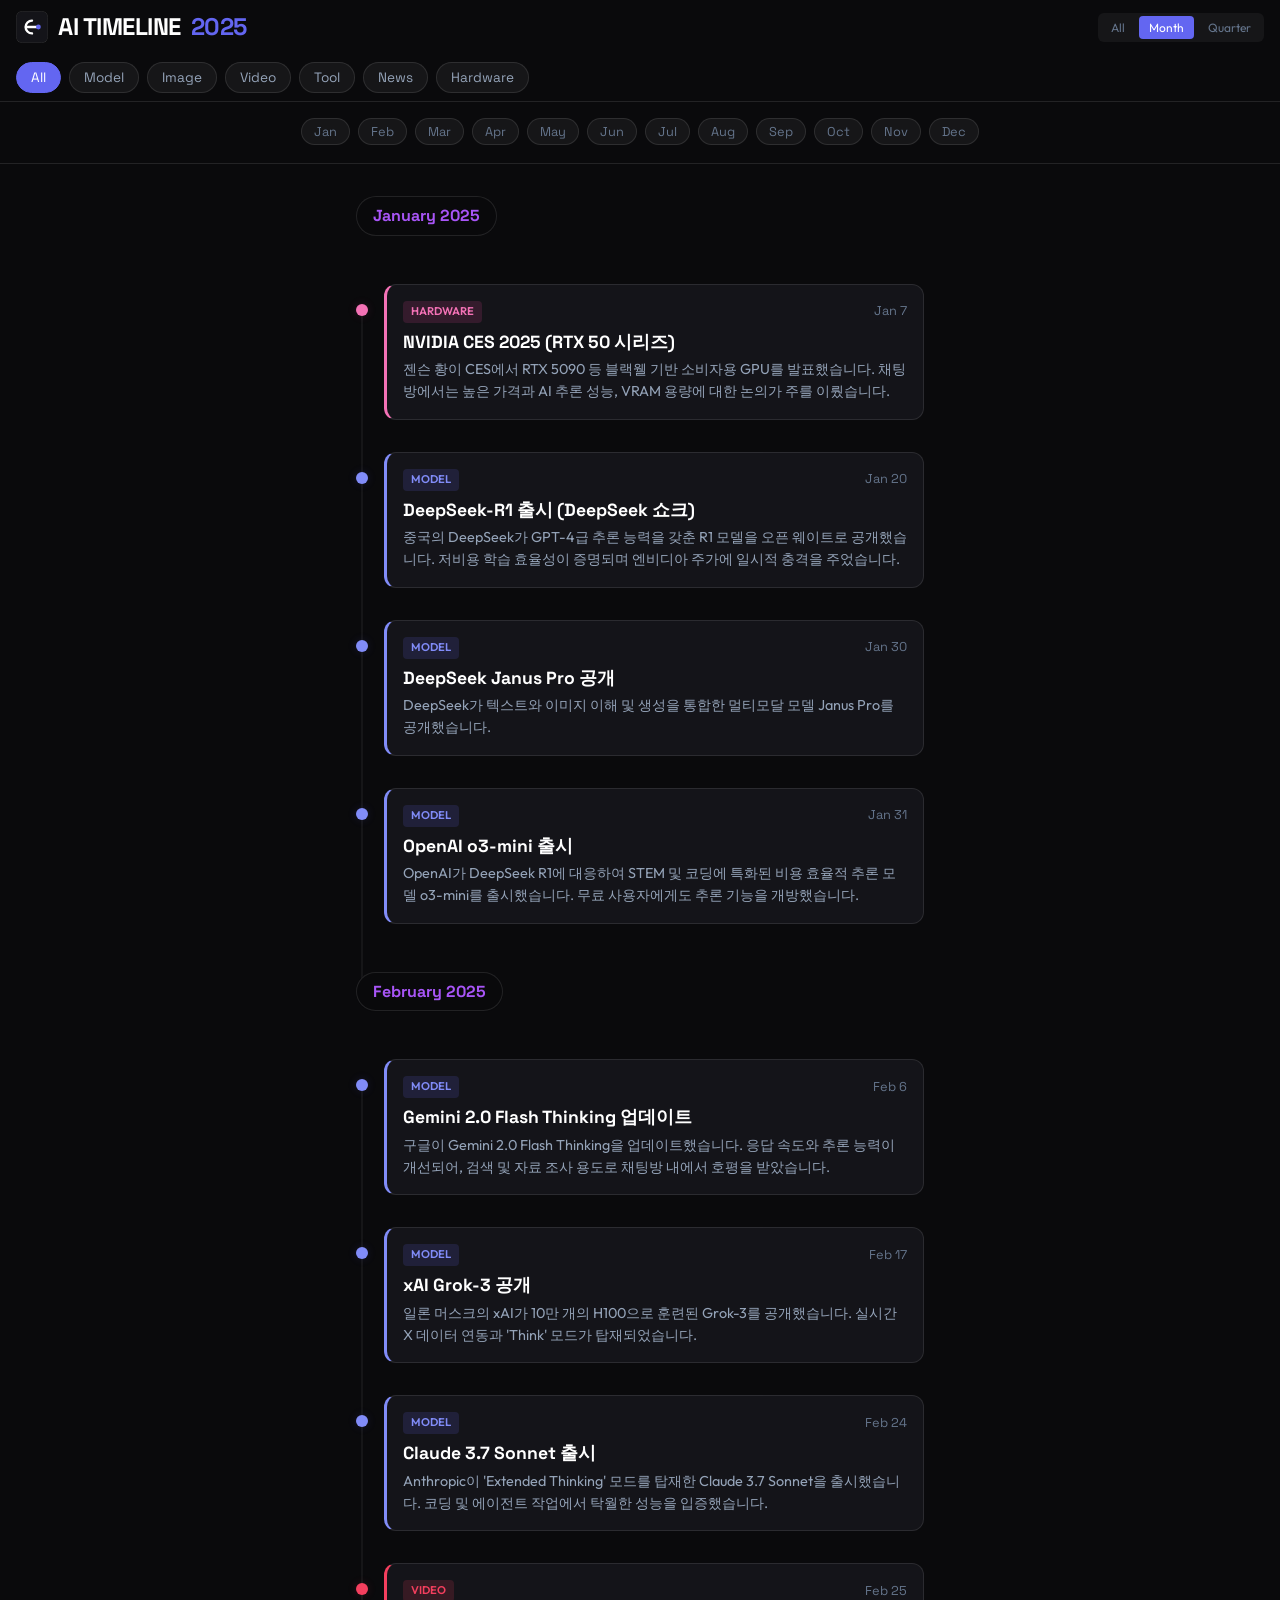
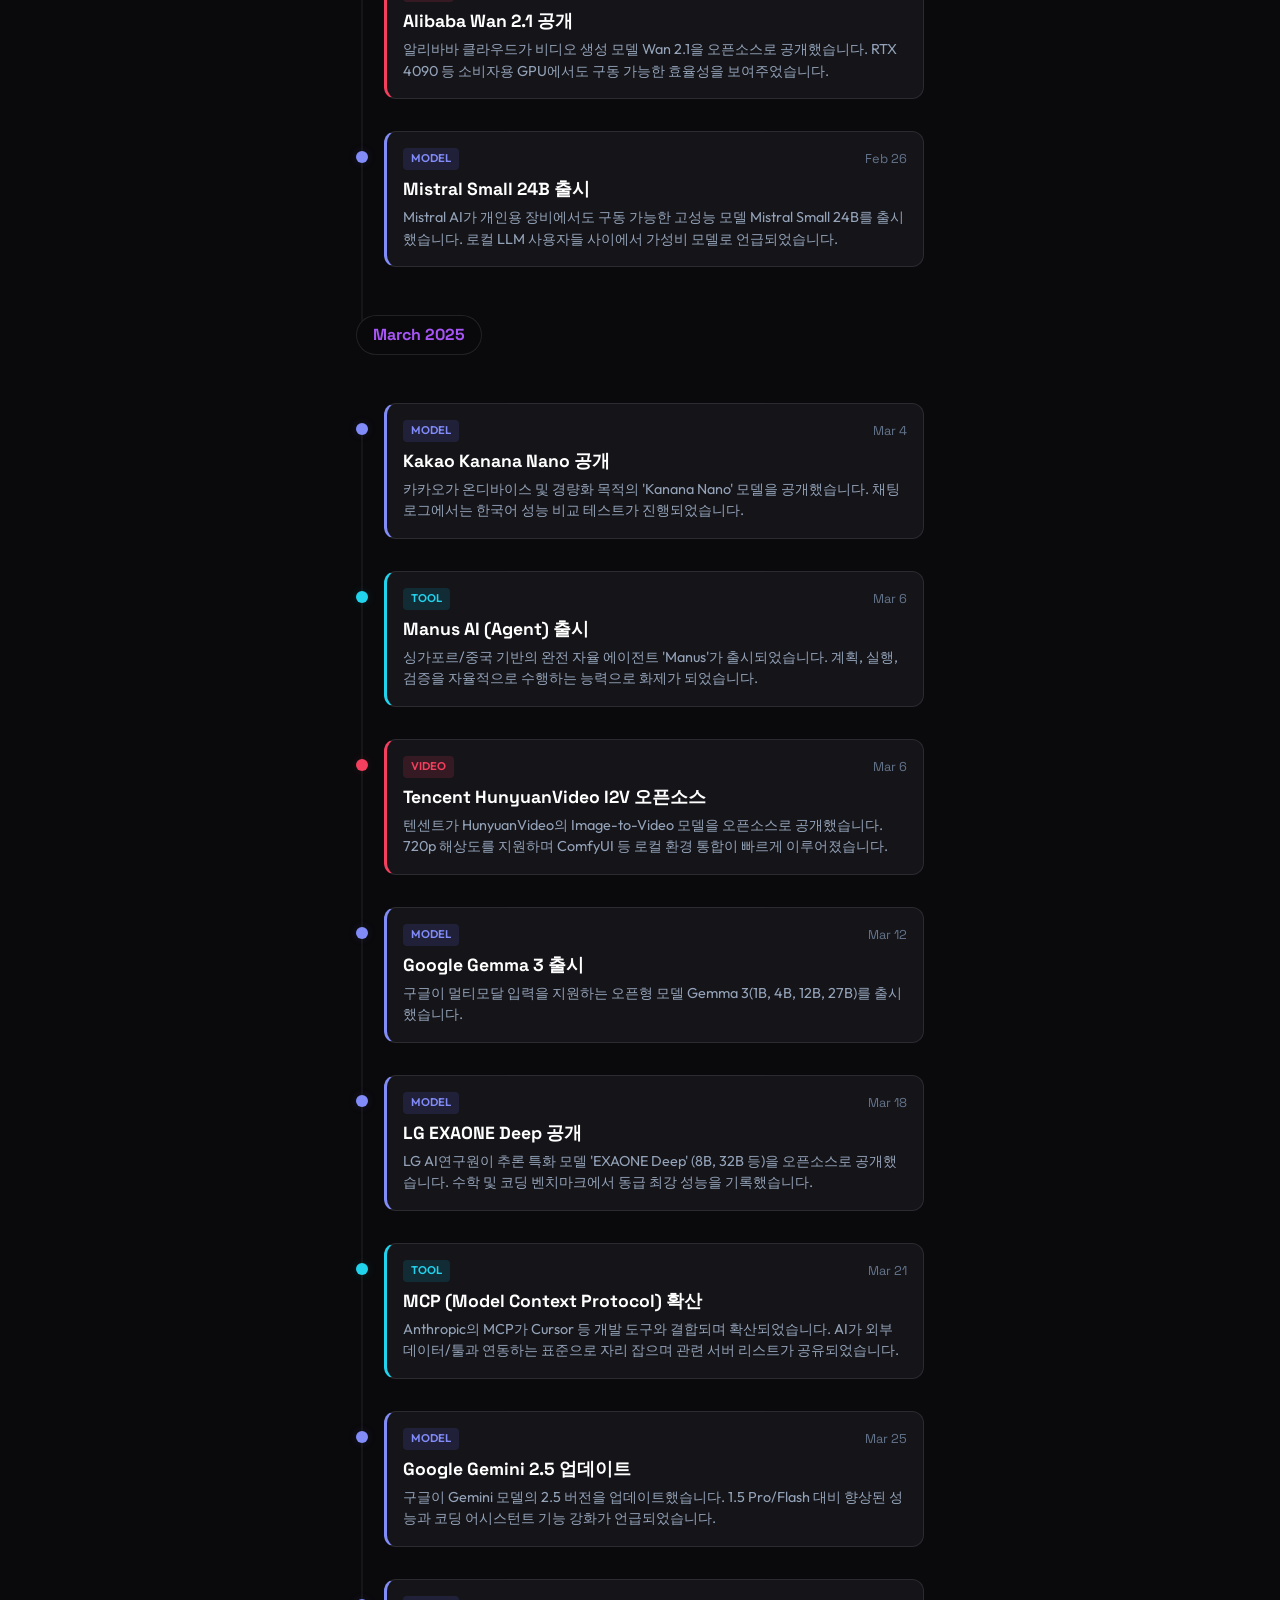
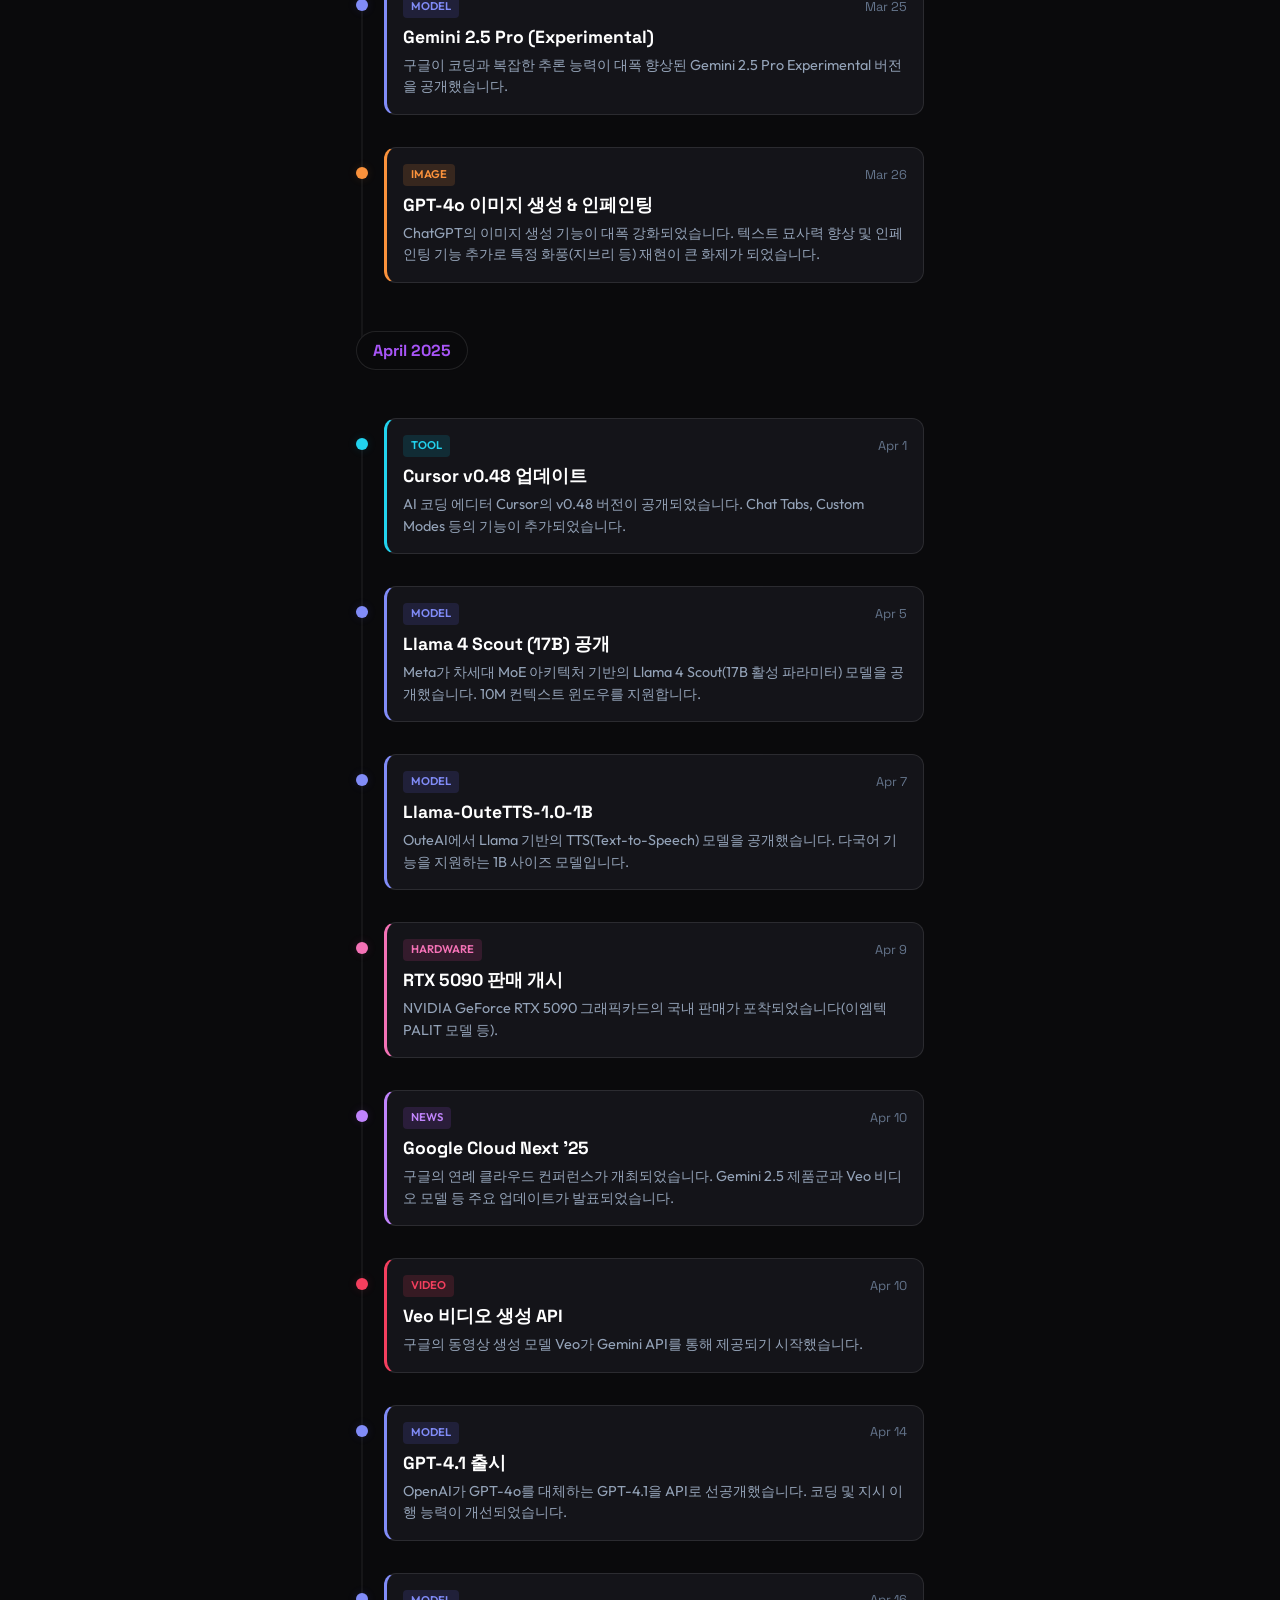
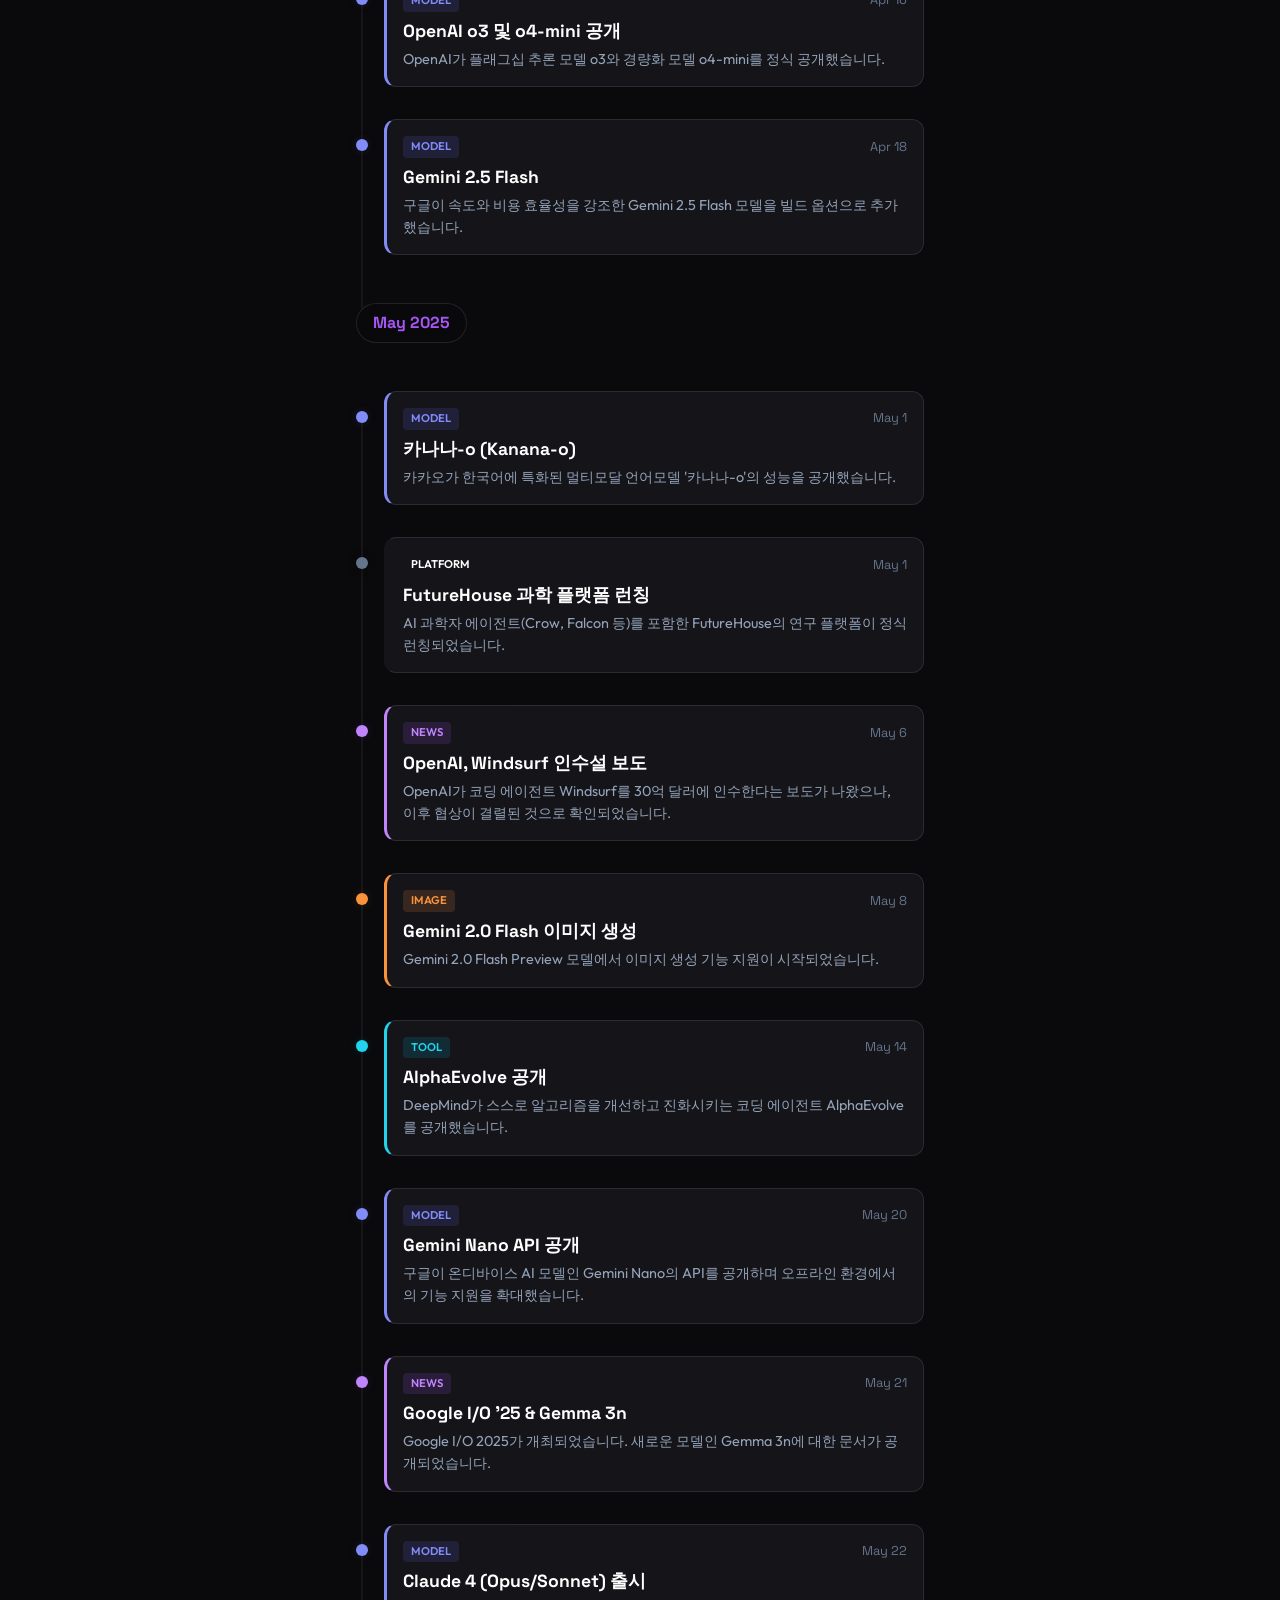
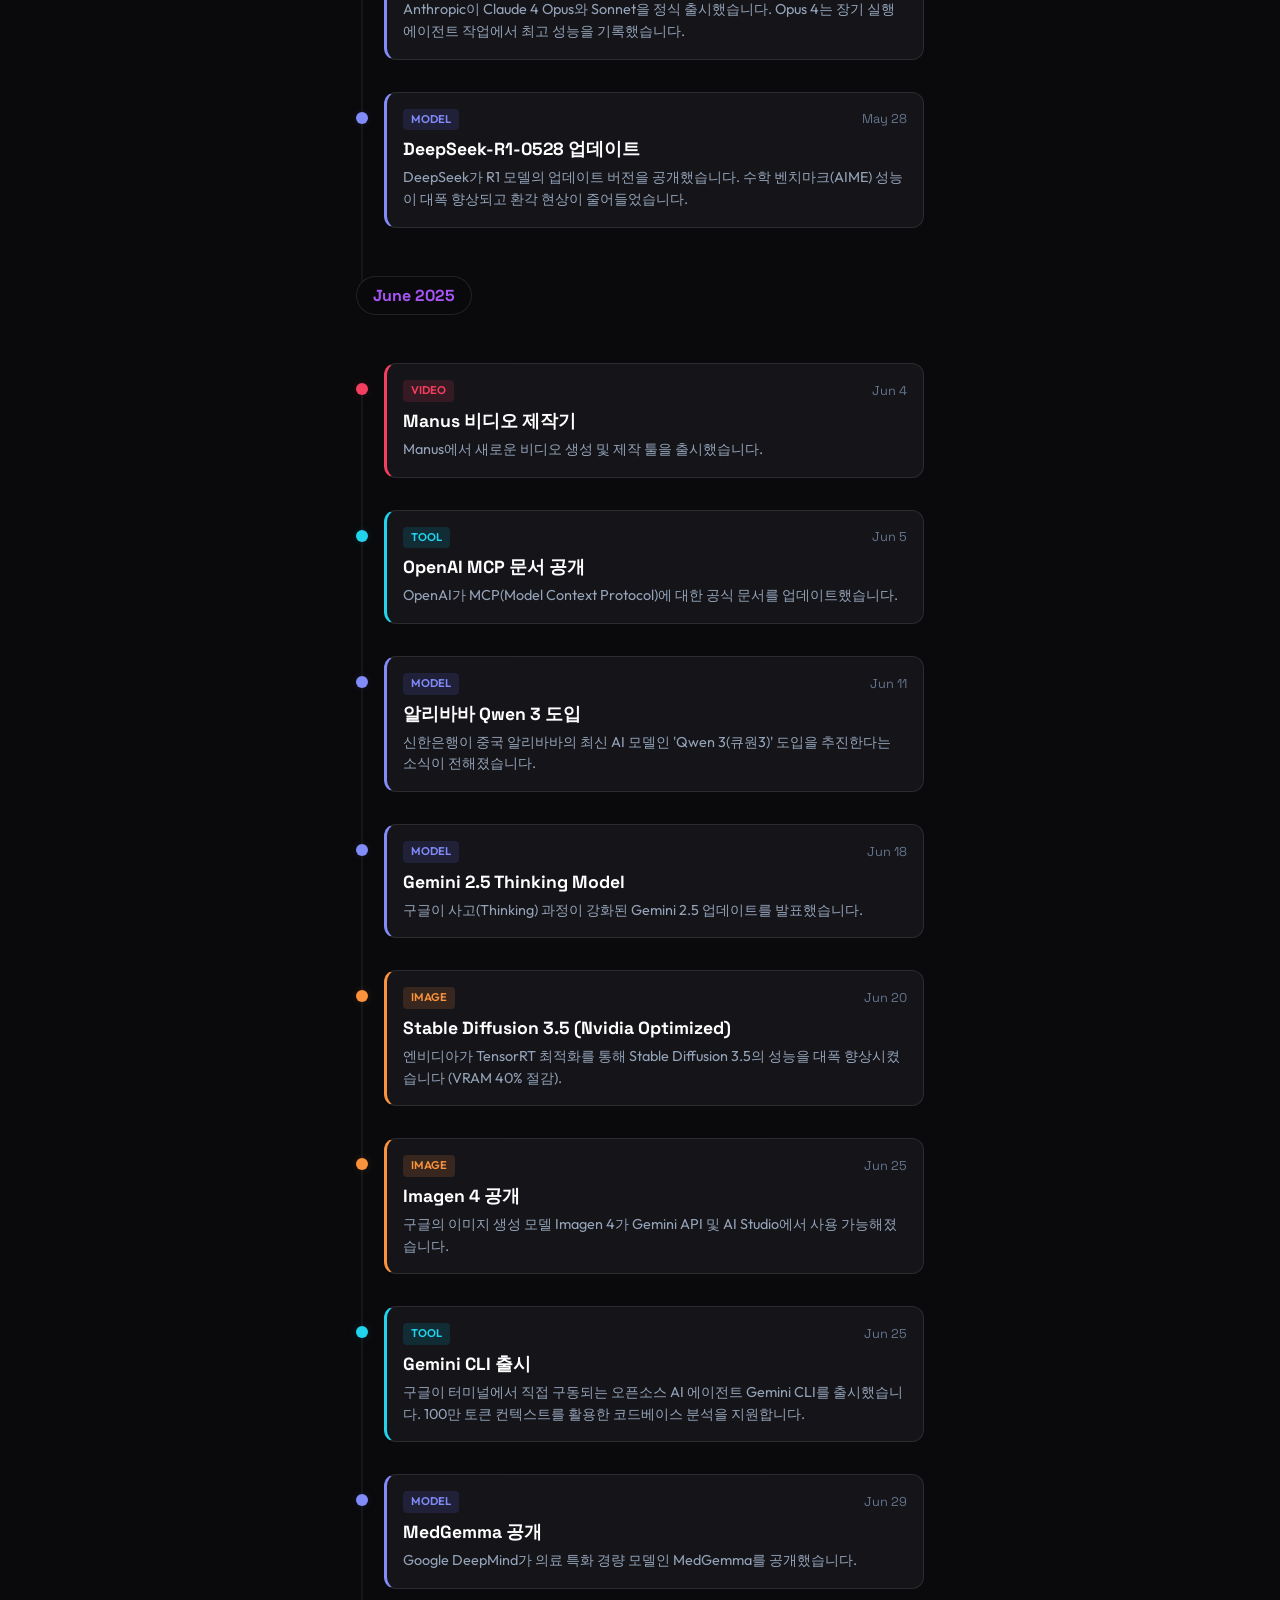
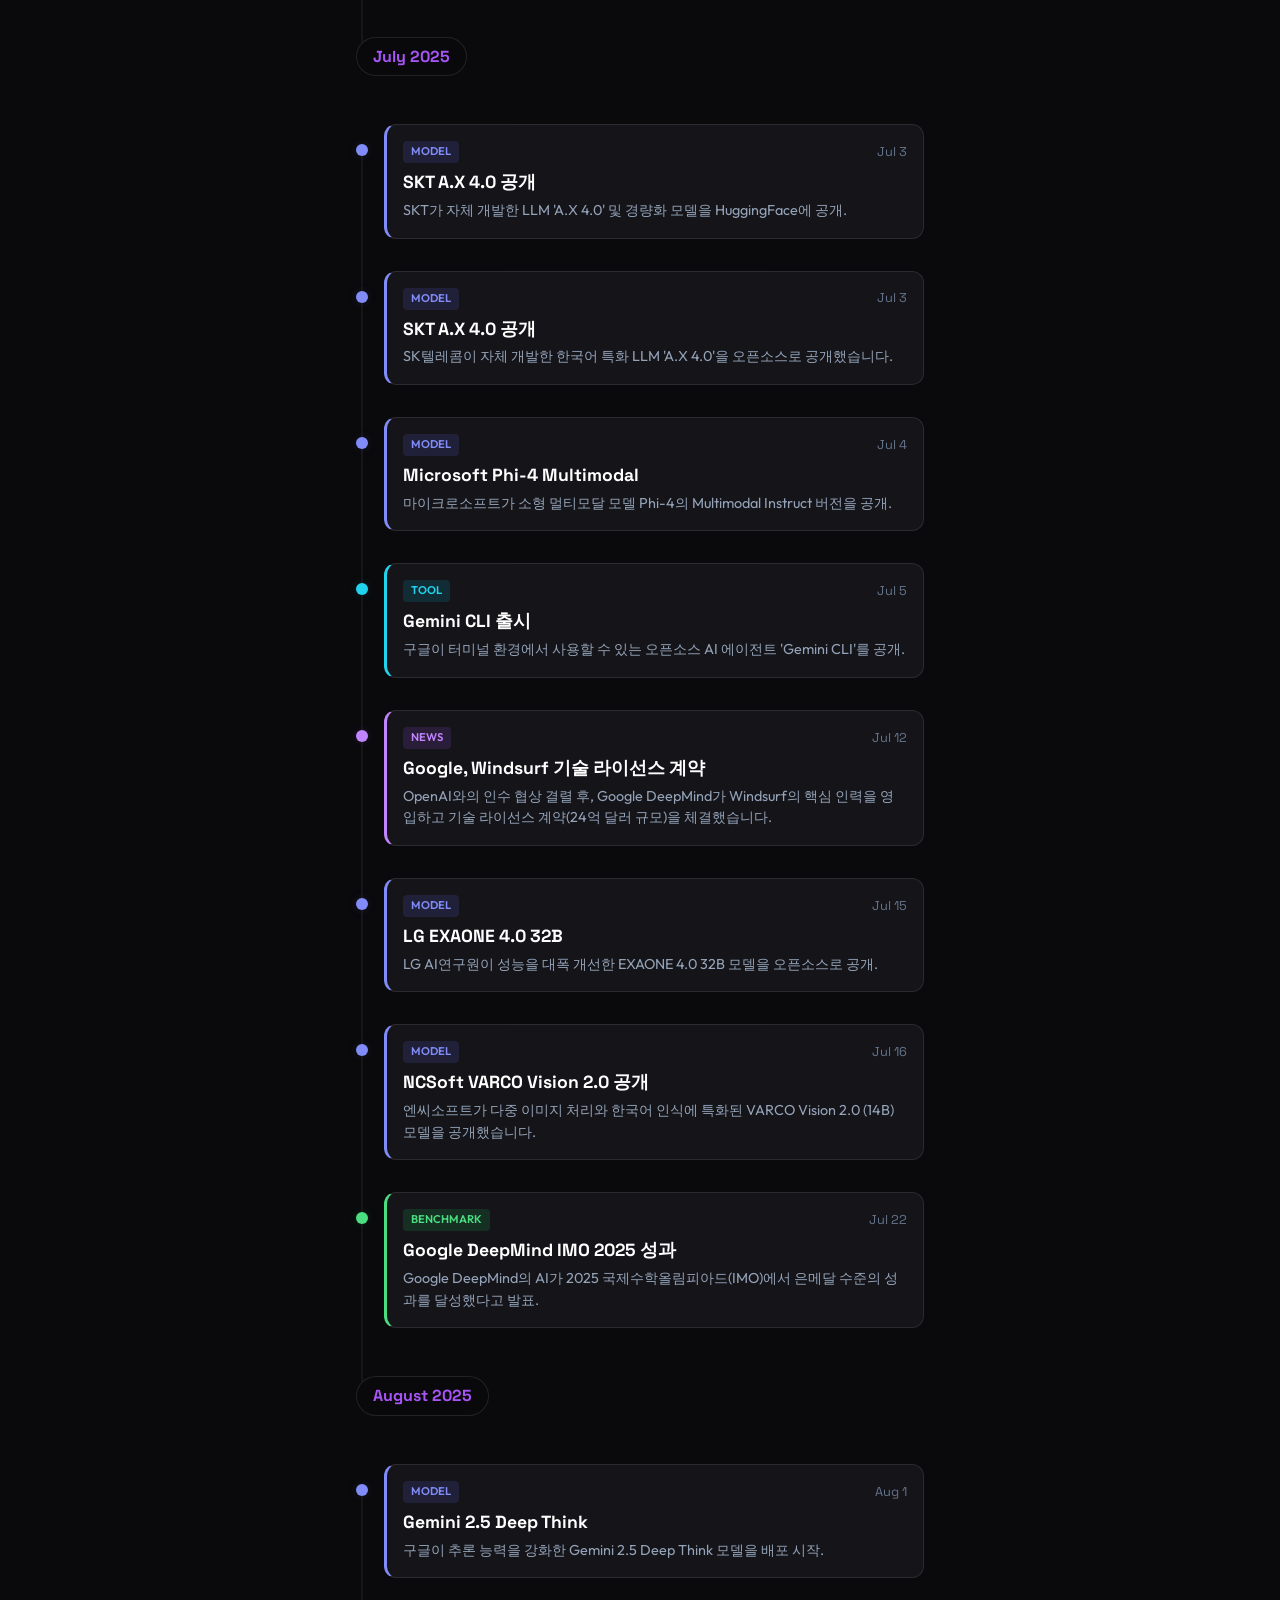
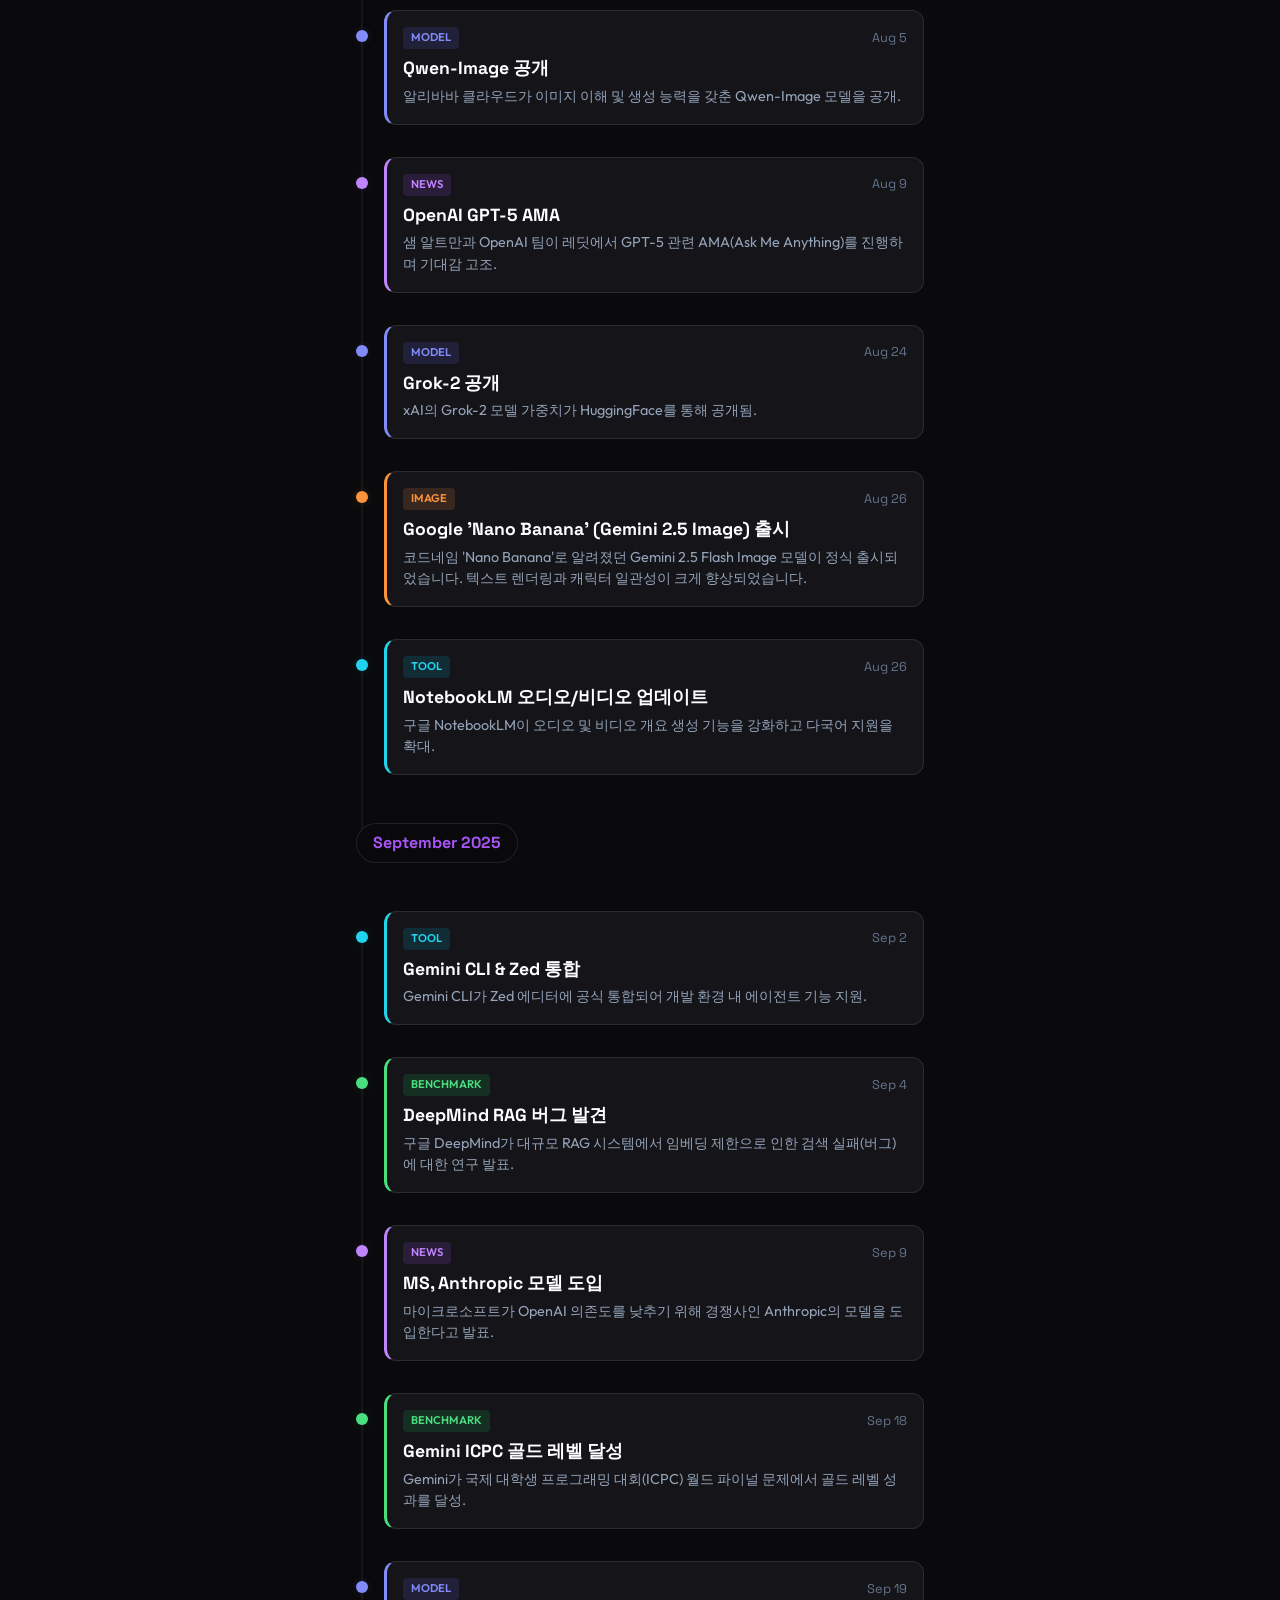
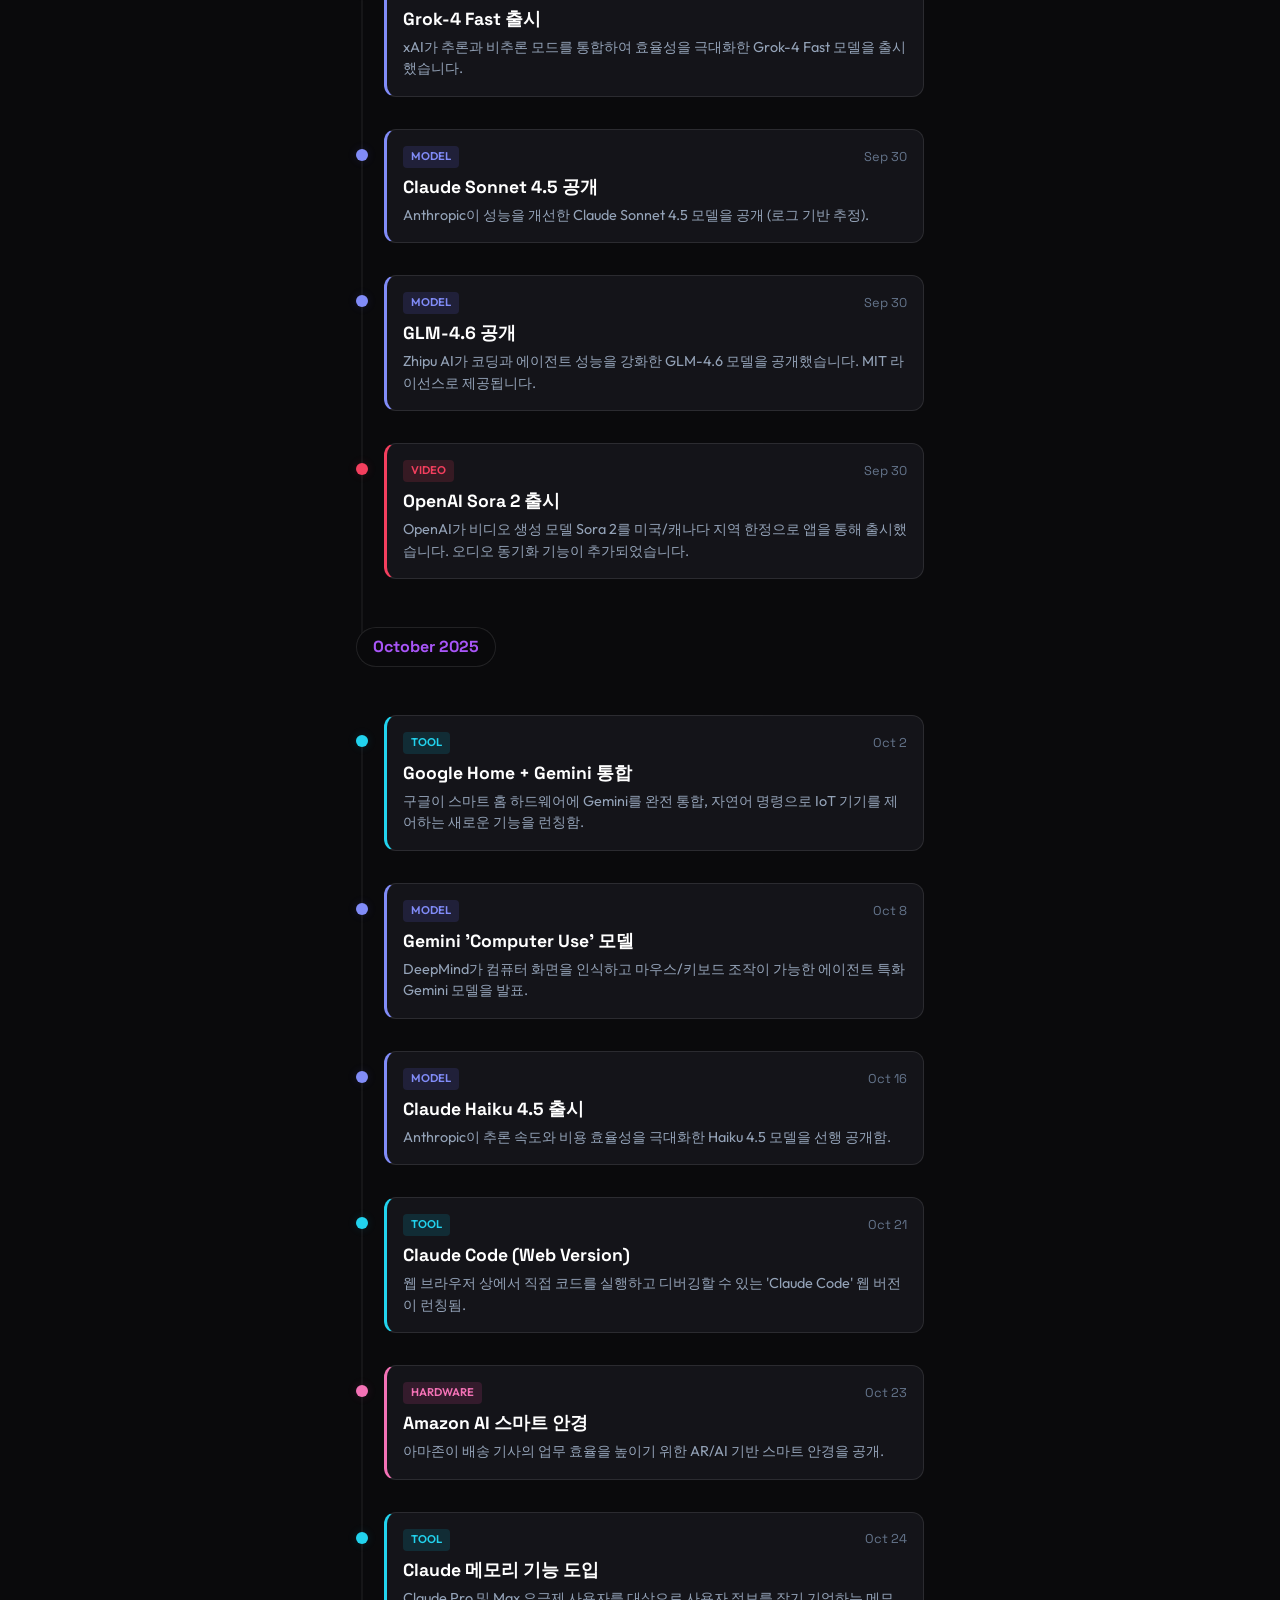
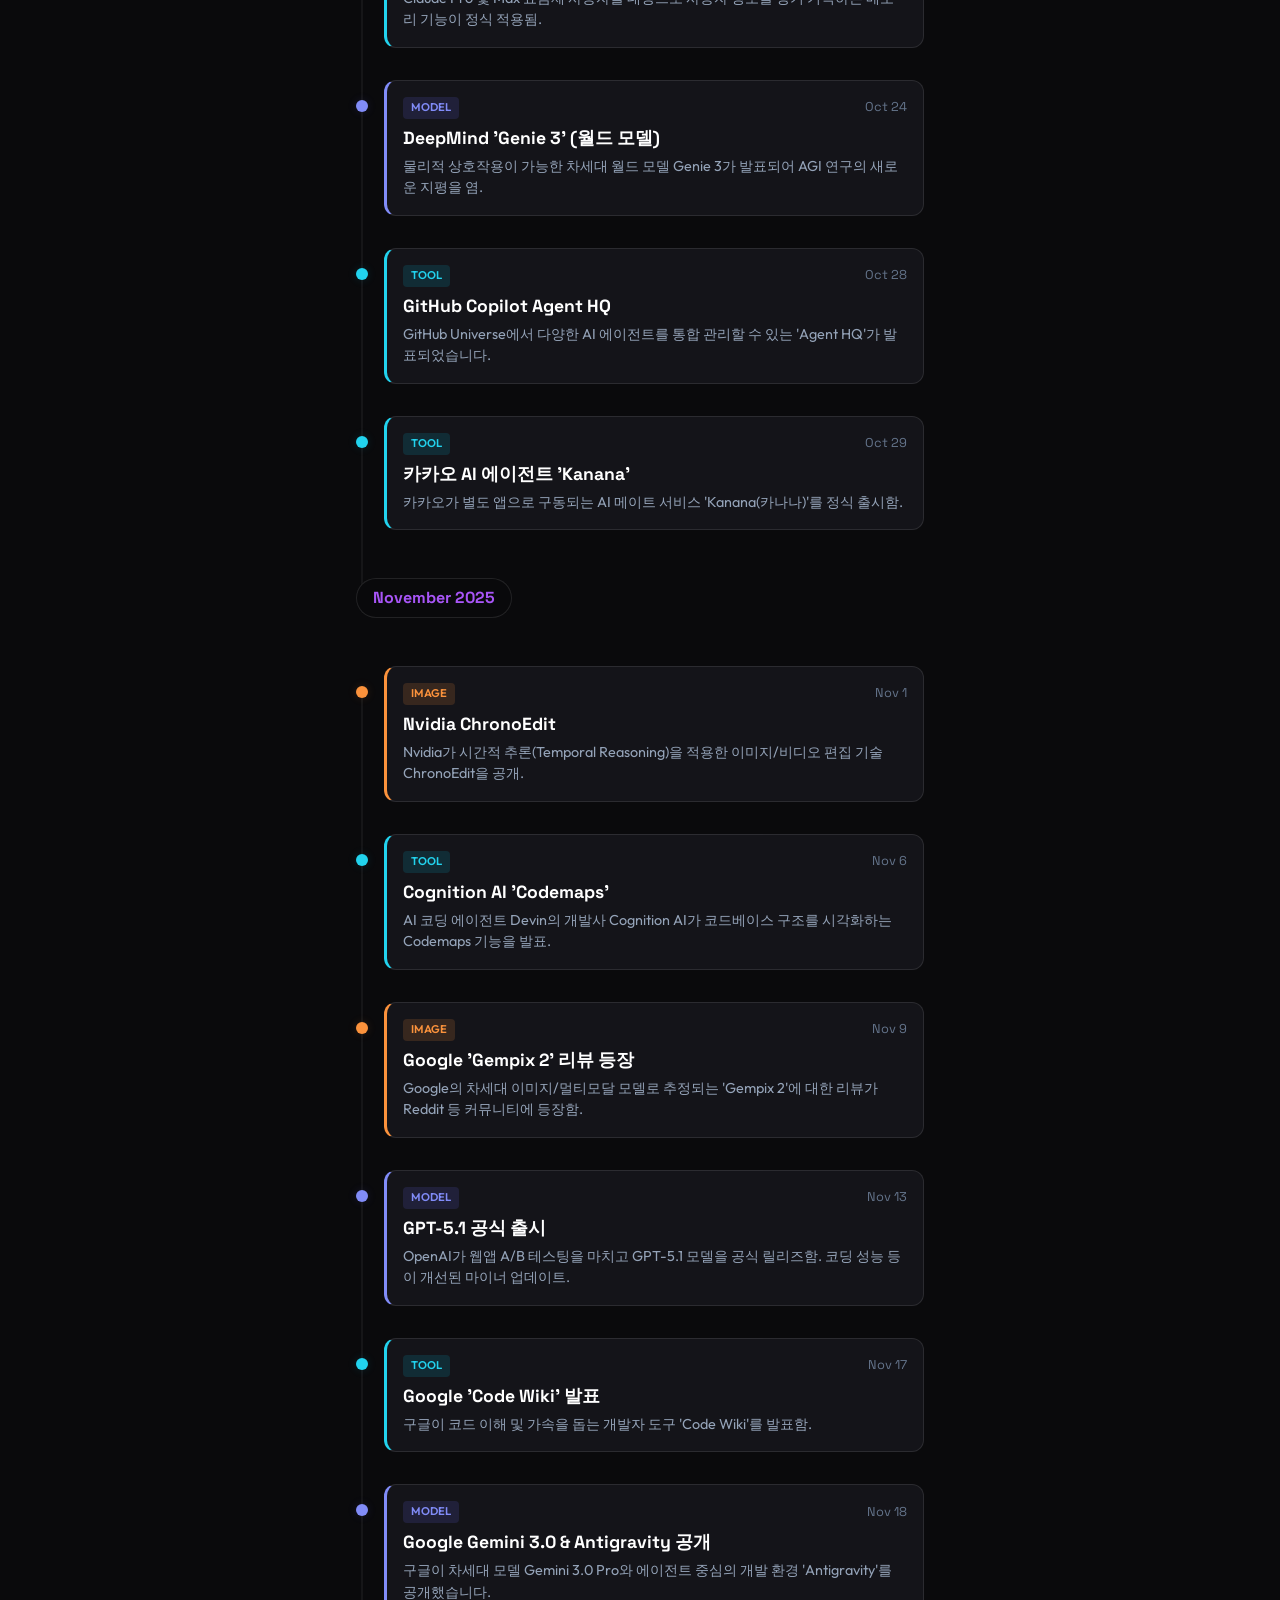
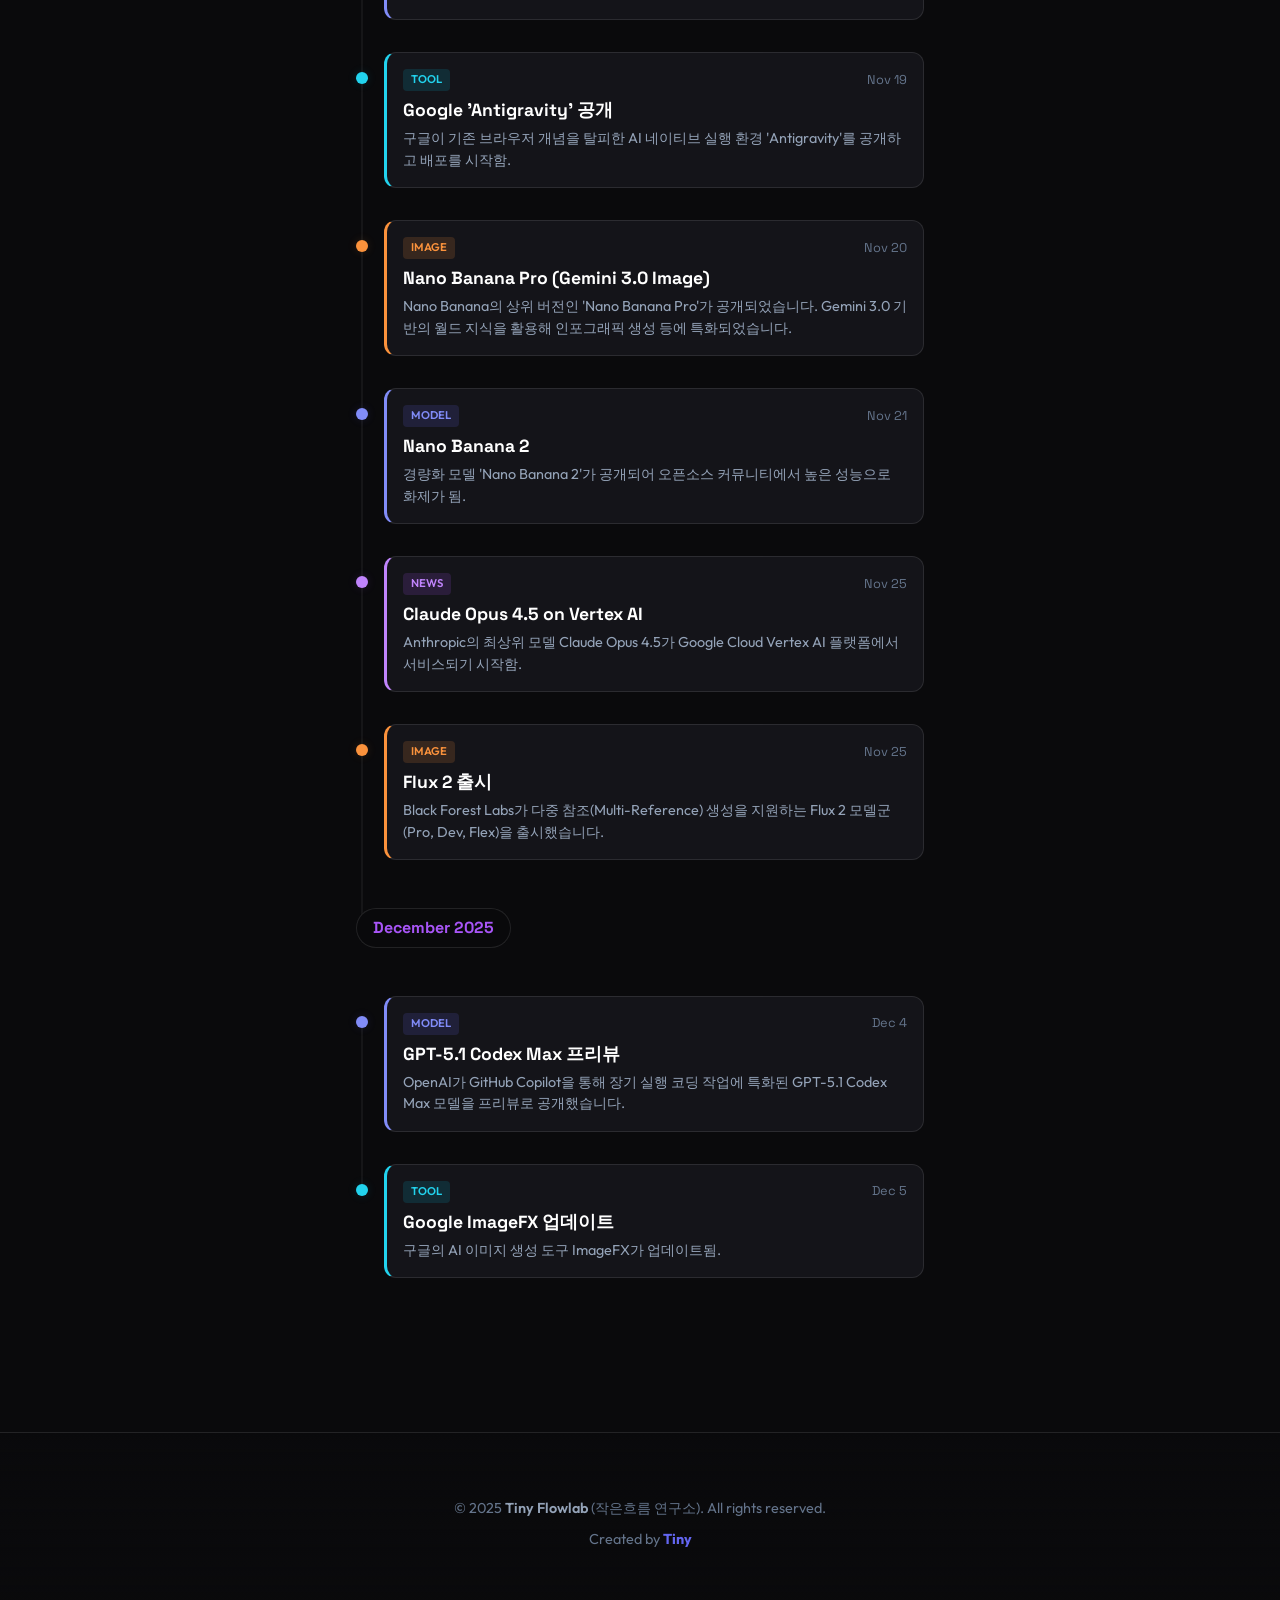
<file: ai-timeline-2025/index.html>
<!DOCTYPE html>
<html lang="ko">

<head>
    <meta charset="UTF-8">
    <meta name="viewport" content="width=device-width, initial-scale=1.0">
    <title>AI Timeline 2025</title>
    <!-- Fonts -->
    <link rel="preconnect" href="https://fonts.googleapis.com">
    <link rel="preconnect" href="https://fonts.gstatic.com" crossorigin>
    <link
        href="https://fonts.googleapis.com/css2?family=Outfit:wght@300;400;600;700&family=Space+Grotesk:wght@300;500;700&display=swap"
        rel="stylesheet">

    <!-- Styles -->
    <link rel="stylesheet" href="src/styles/main.css">
</head>

<body>
    <div id="app">
        <header class="main-header">
            <div class="header-top">
                <div class="logo">
                    <svg class="header-logo" viewBox="0 0 40 40" fill="none" xmlns="http://www.w3.org/2000/svg">
                        <rect width="40" height="40" rx="8" fill="#141419" stroke="#333" />
                        <path d="M12 20H28M12 20C12 15.5817 15.5817 12 20 12M12 20C12 24.4183 15.5817 28 20 28"
                            stroke="white" stroke-width="3" stroke-linecap="round" />
                        <circle cx="28" cy="20" r="3" fill="#6366f1" />
                    </svg>
                    AI TIMELINE <span class="accent">2025</span>
                </div>
                <!-- Time Grouping (Secondary - Compact) -->
                <div class="time-controls">
                    <button class="time-btn" data-group="all">All</button>
                    <button class="time-btn active" data-group="month">Month</button>
                    <button class="time-btn" data-group="quarter">Quarter</button>
                </div>
            </div>
            <!-- Type Filter (Primary - Full Width) -->
            <div class="type-filters" id="type-filters">
                <button class="type-btn active" data-type="all">All</button>
                <button class="type-btn" data-type="model">Model</button>
                <button class="type-btn" data-type="image">Image</button>
                <button class="type-btn" data-type="video">Video</button>
                <button class="type-btn" data-type="tool">Tool</button>
                <button class="type-btn" data-type="news">News</button>
                <button class="type-btn" data-type="hardware">Hardware</button>
            </div>
        </header>

        <!-- Quick Navigation Bar -->
        <nav id="quick-nav">
            <div id="quick-nav-list">
                <!-- Javascript will populate this -->
            </div>
        </nav>

        <main id="timeline-container">
            <!-- Timeline rendering area -->

            <div id="timeline-track">
                <!-- Data nodes will be injected here -->
            </div>
        </main>

        <div id="modal-overlay" class="hidden">
            <div id="modal-content" class="glass-panel">
                <button id="modal-close">&times;</button>
                <div id="modal-body">
                    <!-- Dynamic content -->
                </div>
            </div>
        </div>
        <footer class="main-footer">
            <div class="footer-content">
                <p>&copy; 2025 <span class="brand">Tiny Flowlab</span> (작은흐름 연구소). All rights reserved.</p>
                <p class="creator">Created by <span class="highlight">Tiny</span></p>
            </div>
        </footer>
    </div>

    <!-- Data & Scripts -->
    <script src="src/data/timeline_data.js"></script>
    <script src="src/scripts/app.js"></script>
</body>

</html>
</file>
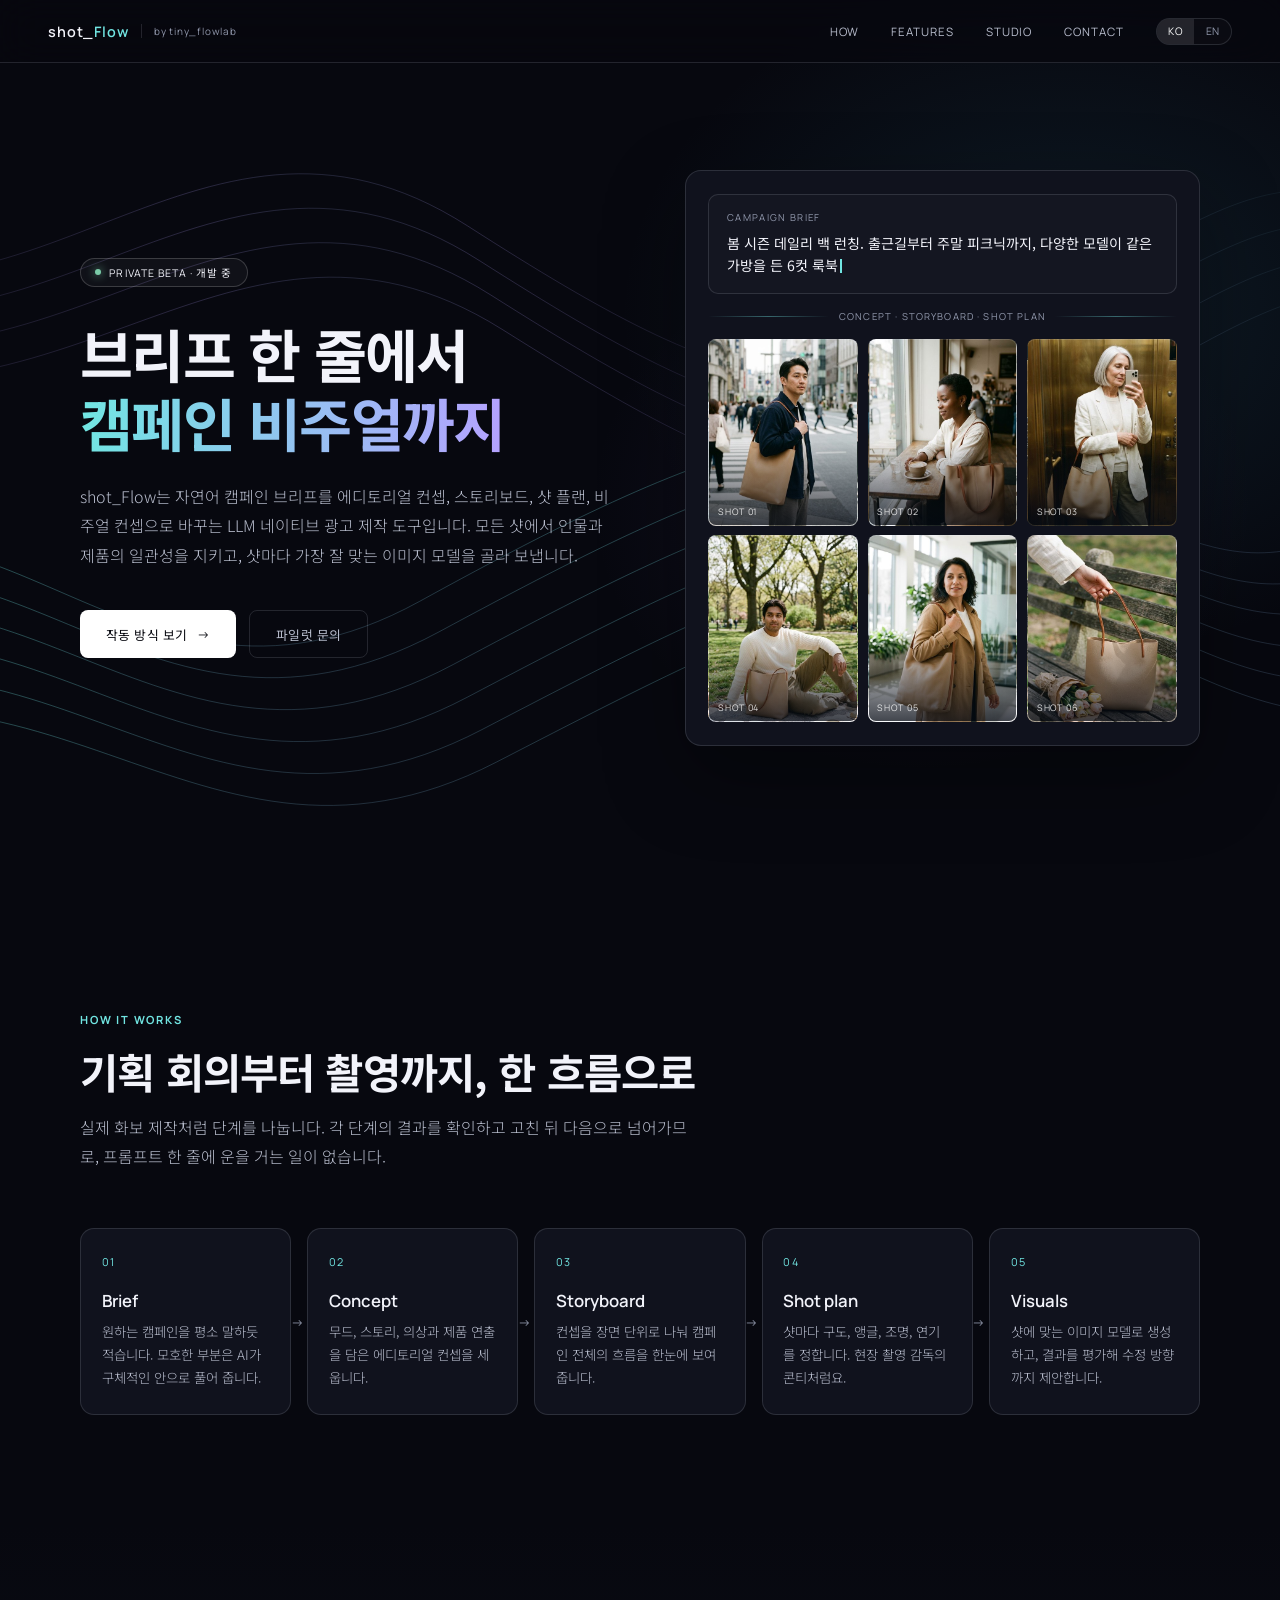
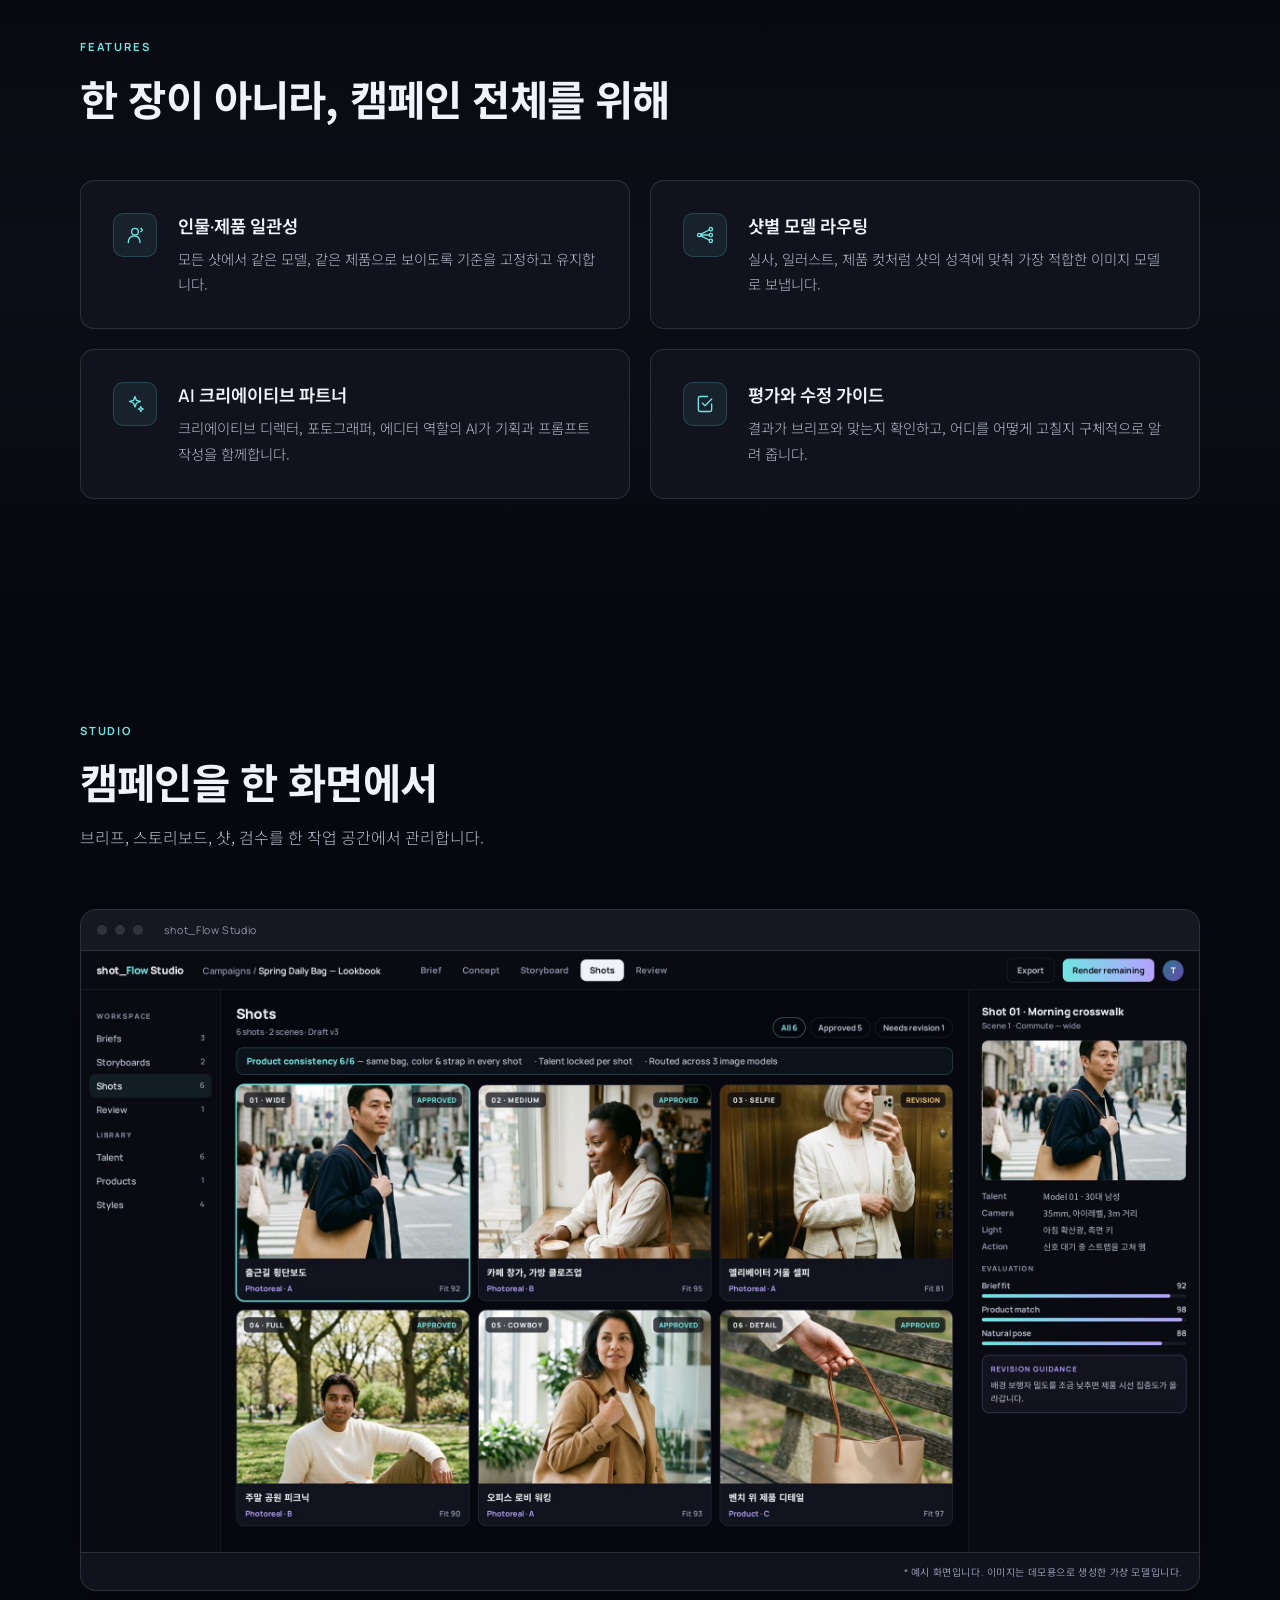
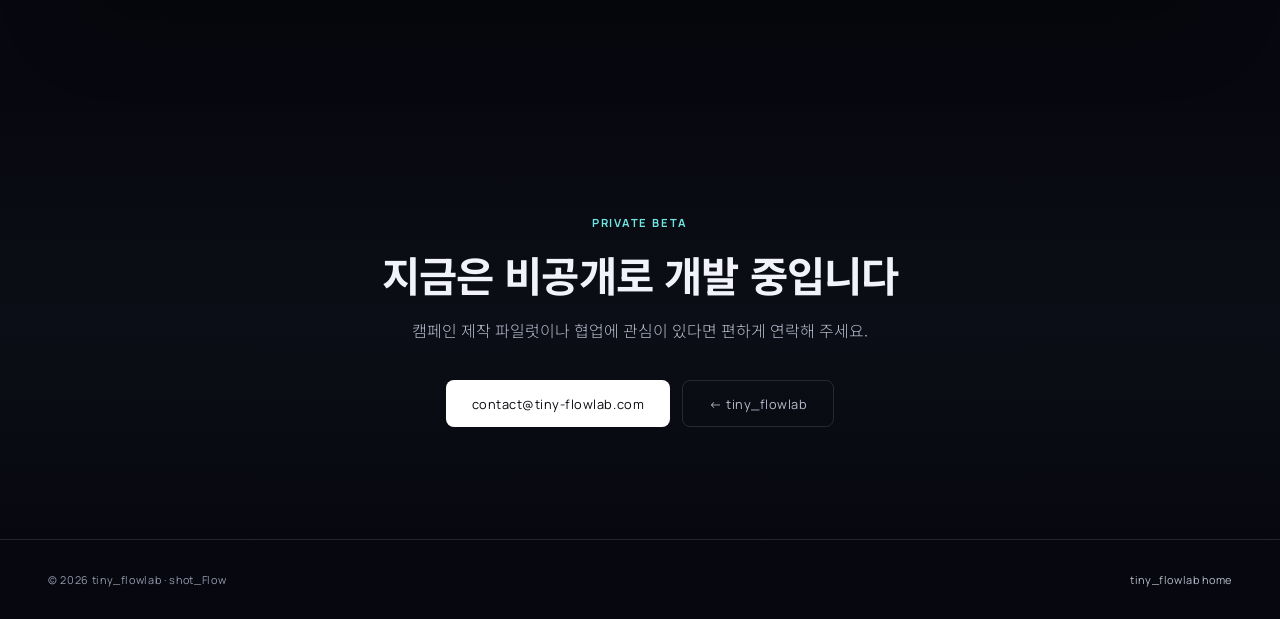
<file: shot_flow/index.html>
<!DOCTYPE html>
<html lang="ko">
<head>
<meta charset="UTF-8">
<meta name="viewport" content="width=device-width, initial-scale=1.0">
<title>shot_Flow — tiny_flowlab</title>
  <meta name="description" content="shot_Flow: LLM-native advertising production tool — from campaign brief to editorial concepts, storyboards, shot plans and visuals.">
  <link rel="icon" href="../assets/favicon.svg" type="image/svg+xml">
  <link rel="icon" href="../assets/favicon.ico" sizes="any">
  <link rel="apple-touch-icon" href="../assets/apple-touch-icon.png">
  <meta property="og:type" content="website">
  <meta property="og:site_name" content="tiny_flowlab">
  <meta property="og:title" content="shot_Flow — 브리프 한 줄에서 캠페인 비주얼까지">
  <meta property="og:description" content="shot_Flow: LLM-native advertising production tool — from campaign brief to editorial concepts, storyboards, shot plans and visuals.">
  <meta property="og:url" content="https://tiny-flowlab.com/shot_flow/">
  <meta property="og:image" content="https://tiny-flowlab.com/assets/og-shotflow.png">
  <meta property="og:image:width" content="1200">
  <meta property="og:image:height" content="630">
  <meta name="twitter:card" content="summary_large_image">
  <meta name="twitter:title" content="shot_Flow — 브리프 한 줄에서 캠페인 비주얼까지">
  <meta name="twitter:description" content="shot_Flow: LLM-native advertising production tool — from campaign brief to editorial concepts, storyboards, shot plans and visuals.">
  <meta name="twitter:image" content="https://tiny-flowlab.com/assets/og-shotflow.png">
<link rel="preconnect" href="https://fonts.googleapis.com">
<link href="https://fonts.googleapis.com/css2?family=Manrope:wght@400;500;600;700;800&family=Noto+Sans+KR:wght@300;400;500;700;800&display=swap" rel="stylesheet">
<style>
:root{
--bg:#07080f;--bg2:#10121d;--bg3:#0c0e17;
--accent:#ffffff;--accent2:#71e5e2;--accent3:#b5a2ff;
--text:#f2f3fa;--text-dim:#b8bdcd;--text-faint:#9299ad;
--mono:'Manrope','Noto Sans KR',sans-serif;
--sans:'Manrope','Noto Sans KR',sans-serif;
--kr:'Noto Sans KR',sans-serif;
--border:rgba(230,235,255,.13);
}
*{margin:0;padding:0;box-sizing:border-box}
html{scroll-behavior:smooth}
body{background:var(--bg);color:var(--text);font-family:var(--sans);overflow-x:hidden;-webkit-font-smoothing:antialiased}
::selection{background:var(--accent2);color:var(--bg)}
a{color:inherit}
html[lang="ko"] [data-lang="en"],html[lang="en"] [data-lang="ko"]{display:none!important}

/* NAV */
nav{position:fixed;top:0;left:0;right:0;z-index:100;padding:1.1rem 3rem;display:flex;align-items:center;justify-content:space-between;backdrop-filter:blur(20px);background:rgba(7,8,15,.72);border-bottom:1px solid var(--border)}
.brand{display:flex;align-items:center;gap:.75rem;text-decoration:none}
.brand-name{font-family:var(--mono);font-size:.9rem;font-weight:600;letter-spacing:.06em}
.brand-name b{color:var(--accent2);font-weight:600}
.brand-by{font-family:var(--mono);font-size:.62rem;color:var(--text-faint);letter-spacing:.08em;border-left:1px solid var(--border);padding-left:.75rem}
.nav-right{display:flex;align-items:center;gap:2rem}
.nav-links{display:flex;gap:2rem}
.nav-links a{font-family:var(--mono);font-size:.72rem;color:var(--text-dim);text-decoration:none;letter-spacing:.08em;text-transform:uppercase;transition:color .3s}
.nav-links a:hover{color:var(--accent)}
.lang-toggle{display:flex;border:1px solid var(--border);border-radius:100px;overflow:hidden;background:rgba(255,255,255,.02)}
.lang-btn{font-family:var(--mono);font-size:.65rem;padding:.35rem .7rem;color:var(--text-faint);background:transparent;border:none;cursor:pointer;letter-spacing:.06em}
.lang-btn.active{color:#fff;background:rgba(255,255,255,.1)}

/* COMMON */
section{padding:7rem 3rem}
.wrap{max-width:1120px;margin:0 auto}
.eyebrow{font-family:var(--mono);font-weight:700;font-size:.7rem;color:var(--accent2);letter-spacing:.16em;text-transform:uppercase;margin-bottom:1.1rem}
h2{font-family:var(--sans);font-size:clamp(1.8rem,3.4vw,2.6rem);font-weight:700;letter-spacing:-.02em;line-height:1.25;margin-bottom:1rem}
h2 .kr,.kr{font-family:var(--kr)}
.lead{font-family:var(--kr);color:var(--text-dim);font-size:1rem;line-height:1.85;max-width:620px;font-weight:300}

/* HERO */
.hero{min-height:100vh;min-height:100dvh;display:flex;align-items:center;padding-top:8rem;position:relative;overflow:hidden}
.hero::before{content:'';position:absolute;inset:0;background:
  radial-gradient(ellipse 48% 53% at 83% 35%,rgba(47,117,145,.18),transparent 72%),
  radial-gradient(ellipse 34% 39% at 72% 56%,rgba(103,76,173,.14),transparent 76%);pointer-events:none}
.hero-grid{display:grid;grid-template-columns:1.05fr 1fr;gap:4rem;align-items:center;position:relative}
.badges{display:flex;flex-wrap:wrap;gap:.6rem;margin-bottom:2rem}
.badge{display:inline-flex;align-items:center;gap:.5rem;font-family:var(--mono);font-size:.66rem;letter-spacing:.1em;text-transform:uppercase;border:1px solid rgba(255,255,255,.18);padding:.4rem .9rem;border-radius:100px;background:rgba(255,255,255,.04)}
.badge .dot{width:6px;height:6px;border-radius:50%;background:#7acca8;box-shadow:0 0 10px #7acca8}
.hero h1{font-family:var(--kr);font-size:clamp(2.3rem,4.6vw,3.6rem);font-weight:700;line-height:1.2;letter-spacing:-.03em;margin-bottom:1.5rem}
.hero h1 .hl{background:linear-gradient(90deg,var(--accent2),var(--accent3));-webkit-background-clip:text;background-clip:text;color:transparent}
.hero .lead{margin-bottom:2.5rem}
.ctas{display:flex;flex-wrap:wrap;gap:.8rem}
.btn{display:inline-flex;align-items:center;gap:.6rem;font-family:var(--mono);font-size:.8rem;letter-spacing:.04em;padding:.85rem 1.6rem;border-radius:8px;text-decoration:none;transition:all .3s}
.btn-primary{background:var(--accent);color:var(--bg)}
.btn-primary:hover{transform:translateY(-2px);box-shadow:0 10px 30px rgba(255,255,255,.12)}
.btn-ghost{border:1px solid var(--border);color:var(--text-dim)}
.btn-ghost:hover{border-color:rgba(255,255,255,.25);color:var(--text)}

.flow-lines{position:absolute;inset:0;width:100%;height:100%;pointer-events:none;opacity:.6;z-index:0}
.flow-lines .drift-a{animation:drift-a 26s ease-in-out infinite alternate}
.flow-lines .drift-b{animation:drift-b 32s ease-in-out infinite alternate}
@keyframes drift-a{from{transform:translate3d(-1.1%,-5px,0)}to{transform:translate3d(1.1%,8px,0)}}
@keyframes drift-b{from{transform:translate3d(1%,6px,0);opacity:.65}to{transform:translate3d(-1%,-7px,0);opacity:.95}}
/* hero visual */
.visual{background:var(--bg2);border:1px solid var(--border);border-radius:16px;padding:1.4rem;box-shadow:0 30px 80px rgba(0,0,0,.35)}
.brief{border:1px solid var(--border);border-radius:10px;padding:1rem 1.1rem;background:rgba(255,255,255,.02);margin-bottom:1rem}
.brief-label{font-family:var(--mono);font-size:.6rem;color:var(--text-faint);letter-spacing:.14em;text-transform:uppercase;margin-bottom:.5rem}
.brief-text{font-family:var(--kr);font-size:.88rem;color:var(--text);line-height:1.6}
.brief-text .caret{display:inline-block;width:2px;height:1em;background:var(--accent2);vertical-align:-2px;margin-left:2px;animation:blink 1s steps(1) infinite}
@keyframes blink{50%{opacity:0}}
.flow-arrow{display:flex;align-items:center;gap:.6rem;font-family:var(--mono);font-size:.6rem;color:var(--text-faint);letter-spacing:.12em;margin:.2rem 0 1rem;text-transform:uppercase}
.flow-arrow::before,.flow-arrow::after{content:'';flex:1;height:1px;background:linear-gradient(90deg,transparent,rgba(113,229,226,.4),transparent)}
.frames{display:grid;grid-template-columns:repeat(3,1fr);gap:.6rem}
.frame{aspect-ratio:4/5;border-radius:8px;position:relative;overflow:hidden;border:1px solid var(--border)}
.frame::after{content:'';position:absolute;inset:0;background:linear-gradient(180deg,transparent 55%,rgba(5,10,20,.75))}
.frame span{position:absolute;left:.55rem;bottom:.45rem;z-index:1;font-family:var(--mono);font-size:.56rem;letter-spacing:.1em;color:rgba(255,255,255,.85)}
.f1{background:linear-gradient(160deg,#2b4a6f,#152238 60%,#0f1a2c)}
.f2{background:linear-gradient(200deg,#5a4a7a,#1d2340 65%)}
.f3{background:linear-gradient(140deg,#3c6a74,#14263a 70%)}
.f4{background:linear-gradient(180deg,#6b5a4a,#1a2235 70%)}
.f5{background:linear-gradient(120deg,#2f3f6a,#3a2a52 55%,#121a2c)}
.f6{background:linear-gradient(210deg,#476a5a,#132235 65%)}
.frame.photo{background-size:cover;background-position:center 28%}
.frame i{position:absolute;left:50%;top:38%;width:34%;aspect-ratio:1;border-radius:50%;transform:translate(-50%,-50%);background:rgba(255,255,255,.12);box-shadow:0 0 0 1px rgba(255,255,255,.08)}
.frame i::after{content:'';position:absolute;left:50%;top:115%;width:170%;height:120%;transform:translateX(-50%);border-radius:50% 50% 0 0;background:rgba(255,255,255,.08)}

/* STEPS */
.steps{display:grid;grid-template-columns:repeat(5,1fr);gap:1rem;margin-top:3.5rem;counter-reset:s}
.step{background:var(--bg2);border:1px solid var(--border);border-radius:14px;padding:1.6rem 1.3rem;position:relative;transition:all .35s}
.step:hover{border-color:rgba(113,229,226,.3);transform:translateY(-4px)}
.step-num{font-family:var(--mono);font-size:.68rem;color:var(--accent2);letter-spacing:.12em;margin-bottom:1.2rem}
.step h3{font-family:var(--sans);font-size:1.05rem;font-weight:600;margin-bottom:.55rem}
.step p{font-family:var(--kr);font-size:.84rem;color:var(--text-dim);line-height:1.7;font-weight:300}
.step:not(:last-child)::after{content:'→';position:absolute;right:-.85rem;top:50%;transform:translateY(-50%);font-family:var(--mono);font-size:.8rem;color:var(--text-faint);z-index:1}

/* FEATURES */
.alt{background:linear-gradient(180deg,var(--bg),var(--bg3) 50%,var(--bg))}
.features{display:grid;grid-template-columns:repeat(2,1fr);gap:1.25rem;margin-top:3.5rem}
.feature{background:var(--bg2);border:1px solid var(--border);border-radius:14px;padding:2rem;display:flex;gap:1.3rem}
.f-icon{flex:none;width:44px;height:44px;border-radius:10px;display:flex;align-items:center;justify-content:center;background:rgba(113,229,226,.08);border:1px solid rgba(113,229,226,.18)}
.f-icon svg{width:20px;height:20px;stroke:var(--accent2);fill:none;stroke-width:1.6}
.feature h3{font-family:var(--sans);font-size:1.1rem;font-weight:600;margin-bottom:.5rem}
.feature p{font-family:var(--kr);font-size:.9rem;color:var(--text-dim);line-height:1.75;font-weight:300}

/* STUDIO MOCK */
.studio{margin-top:3.5rem;border:1px solid var(--border);border-radius:16px;overflow:hidden;background:var(--bg2);box-shadow:0 30px 80px rgba(0,0,0,.3)}
.studio-bar{display:flex;align-items:center;gap:.5rem;padding:.8rem 1rem;border-bottom:1px solid var(--border);background:rgba(255,255,255,.02)}
.studio-bar i{width:10px;height:10px;border-radius:50%;background:rgba(255,255,255,.12)}
.studio-bar span{margin-left:.8rem;font-family:var(--mono);font-size:.66rem;color:var(--text-faint);letter-spacing:.06em}
.studio-body{display:grid;grid-template-columns:200px 1fr}
.side{border-right:1px solid var(--border);padding:1.2rem .8rem;display:flex;flex-direction:column;gap:.2rem}
.side-h{font-family:var(--mono);font-size:.58rem;color:var(--text-faint);letter-spacing:.14em;text-transform:uppercase;padding:.8rem .7rem .4rem}
.side a{font-family:var(--sans);font-size:.82rem;color:var(--text-dim);text-decoration:none;padding:.5rem .7rem;border-radius:7px}
.side a.on{background:rgba(113,229,226,.1);color:var(--text)}
.main{padding:1.5rem}
.main-head{display:flex;justify-content:space-between;align-items:flex-end;gap:1rem;margin-bottom:1.3rem;flex-wrap:wrap}
.main-head h4{font-family:var(--sans);font-size:1.1rem;font-weight:600}
.main-head small{display:block;font-family:var(--mono);font-size:.62rem;color:var(--text-faint);letter-spacing:.08em;margin-top:.3rem}
.pills{display:flex;gap:.4rem;flex-wrap:wrap}
.pill{font-family:var(--mono);font-size:.6rem;padding:.3rem .65rem;border-radius:100px;border:1px solid var(--border);color:var(--text-dim)}
.pill.ok{color:#7acca8;border-color:rgba(122,204,168,.25)}
.board{display:grid;grid-template-columns:repeat(4,1fr);gap:.8rem}
.shot{border:1px solid var(--border);border-radius:10px;overflow:hidden;background:rgba(255,255,255,.015)}
.shot .frame{aspect-ratio:4/3;border:none;border-radius:0}
.shot-meta{padding:.6rem .7rem}
.shot-meta b{display:block;font-family:var(--mono);font-size:.6rem;color:var(--text-faint);letter-spacing:.1em;font-weight:500}
.shot-meta em{display:block;font-style:normal;font-family:var(--kr);font-size:.74rem;color:var(--text-dim);margin-top:.25rem;white-space:nowrap;overflow:hidden;text-overflow:ellipsis}
.mock-note{font-family:var(--mono);font-size:.62rem;color:var(--text-faint);letter-spacing:.06em;margin-top:1rem;text-align:right}

.studio-shot{display:block;width:100%;height:auto}
.studio .mock-note{padding:.7rem 1rem;margin:0;border-top:1px solid var(--border)}
/* CTA */
.cta{text-align:center}
.cta .lead{margin:0 auto 2.2rem}
.cta .ctas{justify-content:center}
footer{border-top:1px solid var(--border);padding:2rem 3rem;display:flex;justify-content:space-between;gap:1rem;flex-wrap:wrap;font-family:var(--mono);font-size:.68rem;color:var(--text-faint);letter-spacing:.06em}
footer a{text-decoration:none;color:var(--text-dim)}
footer a:hover{color:var(--text)}

.reveal{opacity:0;transform:translateY(24px);transition:all .7s cubic-bezier(.16,1,.3,1)}
.reveal.visible{opacity:1;transform:none}

@media (max-width:1000px){
  .hero-grid{grid-template-columns:1fr;gap:3rem}
  .steps{grid-template-columns:1fr 1fr}
  .step::after{display:none}
  .board{grid-template-columns:repeat(2,1fr)}
}
@media (max-width:768px){
  nav{padding:1rem 1rem}
  .nav-links,.brand-by{display:none}
  section{padding:5rem 1rem}
  .hero{padding-top:6.5rem;min-height:auto}
  .features{grid-template-columns:1fr}
  .feature{padding:1.5rem}
  .studio-body{grid-template-columns:1fr}
  .side{flex-direction:row;overflow-x:auto;border-right:none;border-bottom:1px solid var(--border);padding:.6rem}
  .side-h{display:none}
  .side a{white-space:nowrap}
  .main{padding:1rem}
  footer{padding:1.5rem 1rem}
}
@media (max-width:480px){
  .steps{grid-template-columns:1fr}
}
@media (prefers-reduced-motion:reduce){.flow-lines g{animation:none}.reveal{opacity:1;transform:none;transition:none}.brief-text .caret{animation:none}}
</style>
</head>
<body>

<nav>
  <a href="/" class="brand">
    <span class="brand-name">shot_<b>Flow</b></span>
    <span class="brand-by">by tiny_flowlab</span>
  </a>
  <div class="nav-right">
    <div class="nav-links">
      <a href="#how">How</a>
      <a href="#features">Features</a>
      <a href="#studio">Studio</a>
      <a href="#contact">Contact</a>
    </div>
    <div class="lang-toggle">
      <button class="lang-btn active" data-locale="ko">KO</button>
      <button class="lang-btn" data-locale="en">EN</button>
    </div>
  </div>
</nav>

<!-- HERO -->
<section class="hero">
  <svg class="flow-lines" viewBox="0 0 1600 940" preserveAspectRatio="xMidYMid slice" aria-hidden="true">
      <defs>
        <linearGradient id="flow-cyan" x1="0" x2="1" y1="0" y2="1"><stop offset="0" stop-color="#71e5e2" stop-opacity="0"/><stop offset=".46" stop-color="#71e5e2" stop-opacity=".52"/><stop offset="1" stop-color="#b5a2ff" stop-opacity=".08"/></linearGradient>
        <linearGradient id="flow-violet" x1="0" x2="1" y1="1" y2="0"><stop offset="0" stop-color="#b5a2ff" stop-opacity="0"/><stop offset=".58" stop-color="#b5a2ff" stop-opacity=".36"/><stop offset="1" stop-color="#71e5e2" stop-opacity="0"/></linearGradient>
      </defs>
      <g class="drift-a" fill="none" stroke="url(#flow-cyan)" stroke-width="1">
        <path d="M-180 638 C110 410 250 804 570 628 S1050 394 1260 510 1510 602 1780 362"/>
        <path d="M-190 674 C120 445 260 838 590 660 S1060 426 1272 542 1530 635 1790 398"/>
        <path d="M-200 710 C130 480 275 870 605 694 S1070 460 1284 574 1550 668 1800 434"/>
        <path d="M-210 747 C140 515 290 902 620 728 S1080 494 1296 608 1570 702 1810 470"/>
        <path d="M-220 784 C150 550 305 934 635 762 S1090 528 1308 642 1590 736 1820 506"/>
        <path d="M-230 821 C160 585 320 966 650 796 S1100 562 1320 676 1610 770 1830 542"/>
      </g>
      <g class="drift-b" fill="none" stroke="url(#flow-violet)" stroke-width="1">
        <path d="M-150 240 C150 414 330 50 620 236 S1015 450 1260 300 1510 175 1780 322"/>
        <path d="M-160 276 C160 450 340 86 632 272 S1026 486 1274 336 1520 211 1790 358"/>
        <path d="M-170 312 C170 486 350 122 644 308 S1037 522 1288 372 1530 247 1800 394"/>
        <path d="M-180 348 C180 522 360 158 656 344 S1048 558 1302 408 1540 283 1810 430"/>
      </g>
    </svg>
  <div class="wrap hero-grid">
    <div>
      <div class="badges">
        <span class="badge"><span class="dot"></span><span data-lang="ko">Private Beta · 개발 중</span><span data-lang="en">Private Beta</span></span>
      </div>
      <h1 data-lang="ko">브리프 한 줄에서<br><span class="hl">캠페인 비주얼까지</span></h1>
      <h1 data-lang="en">From a single brief<br>to <span class="hl">campaign visuals</span></h1>
      <p class="lead" data-lang="ko">shot_Flow는 자연어 캠페인 브리프를 에디토리얼 컨셉, 스토리보드, 샷 플랜, 비주얼 컨셉으로 바꾸는 LLM 네이티브 광고 제작 도구입니다. 모든 샷에서 인물과 제품의 일관성을 지키고, 샷마다 가장 잘 맞는 이미지 모델을 골라 보냅니다.</p>
      <p class="lead" data-lang="en">shot_Flow is an LLM-native advertising production tool that turns natural-language campaign briefs into editorial concepts, storyboards, shot plans, and visual concepts — keeping identity and product consistent across every shot and routing each shot to the image model that suits it best.</p>
      <div class="ctas">
        <a href="#how" class="btn btn-primary"><span data-lang="ko">작동 방식 보기</span><span data-lang="en">See how it works</span> →</a>
        <a href="#contact" class="btn btn-ghost"><span data-lang="ko">파일럿 문의</span><span data-lang="en">Pilot inquiry</span></a>
      </div>
    </div>

    <div class="visual reveal">
      <div class="brief">
        <div class="brief-label">Campaign brief</div>
        <div class="brief-text" data-lang="ko">봄 시즌 데일리 백 런칭. 출근길부터 주말 피크닉까지, 다양한 모델이 같은 가방을 든 6컷 룩북<span class="caret"></span></div>
        <div class="brief-text" data-lang="en">Spring daily-bag launch. From the morning commute to a weekend picnic — a 6-shot lookbook with different models carrying the same bag<span class="caret"></span></div>
      </div>
      <div class="flow-arrow">concept · storyboard · shot plan</div>
      <div class="frames">
        <div class="frame f1 photo" style="background-image:url(../assets/shotflow/s01.jpg)"><span>SHOT 01</span></div>
        <div class="frame f2 photo" style="background-image:url(../assets/shotflow/s02.jpg)"><span>SHOT 02</span></div>
        <div class="frame f3 photo" style="background-image:url(../assets/shotflow/s03.jpg)"><span>SHOT 03</span></div>
        <div class="frame f4 photo" style="background-image:url(../assets/shotflow/s04.jpg)"><span>SHOT 04</span></div>
        <div class="frame f5 photo" style="background-image:url(../assets/shotflow/s05.jpg)"><span>SHOT 05</span></div>
        <div class="frame f6 photo" style="background-image:url(../assets/shotflow/s06.jpg)"><span>SHOT 06</span></div>
      </div>
    </div>
  </div>
</section>

<!-- HOW -->
<section id="how">
  <div class="wrap">
    <div class="eyebrow">How it works</div>
    <h2 data-lang="ko" class="kr">기획 회의부터 촬영까지, 한 흐름으로</h2>
    <h2 data-lang="en">From planning meeting to shoot, in one flow</h2>
    <p class="lead" data-lang="ko">실제 화보 제작처럼 단계를 나눕니다. 각 단계의 결과를 확인하고 고친 뒤 다음으로 넘어가므로, 프롬프트 한 줄에 운을 거는 일이 없습니다.</p>
    <p class="lead" data-lang="en">Production is split into stages, just like a real editorial shoot. You review and refine each stage before moving on — no more betting everything on a single prompt.</p>
    <div class="steps">
      <div class="step reveal">
        <div class="step-num">01</div>
        <h3>Brief</h3>
        <p data-lang="ko">원하는 캠페인을 평소 말하듯 적습니다. 모호한 부분은 AI가 구체적인 안으로 풀어 줍니다.</p>
        <p data-lang="en">Describe the campaign in plain language. AI expands vague ideas into concrete options.</p>
      </div>
      <div class="step reveal">
        <div class="step-num">02</div>
        <h3>Concept</h3>
        <p data-lang="ko">무드, 스토리, 의상과 제품 연출을 담은 에디토리얼 컨셉을 세웁니다.</p>
        <p data-lang="en">An editorial concept defines mood, story, styling and product direction.</p>
      </div>
      <div class="step reveal">
        <div class="step-num">03</div>
        <h3>Storyboard</h3>
        <p data-lang="ko">컨셉을 장면 단위로 나눠 캠페인 전체의 흐름을 한눈에 보여줍니다.</p>
        <p data-lang="en">The concept is broken into scenes so the whole campaign reads at a glance.</p>
      </div>
      <div class="step reveal">
        <div class="step-num">04</div>
        <h3>Shot plan</h3>
        <p data-lang="ko">샷마다 구도, 앵글, 조명, 연기를 정합니다. 현장 촬영 감독의 콘티처럼요.</p>
        <p data-lang="en">Each shot gets framing, angle, lighting and action — like a director's shot list.</p>
      </div>
      <div class="step reveal">
        <div class="step-num">05</div>
        <h3>Visuals</h3>
        <p data-lang="ko">샷에 맞는 이미지 모델로 생성하고, 결과를 평가해 수정 방향까지 제안합니다.</p>
        <p data-lang="en">Each shot is rendered on a suitable model, then evaluated with revision guidance.</p>
      </div>
    </div>
  </div>
</section>

<!-- FEATURES -->
<section id="features" class="alt">
  <div class="wrap">
    <div class="eyebrow">Features</div>
    <h2 data-lang="ko" class="kr">한 장이 아니라, 캠페인 전체를 위해</h2>
    <h2 data-lang="en">Built for the whole campaign, not a single image</h2>
    <div class="features">
      <div class="feature reveal">
        <div class="f-icon"><svg viewBox="0 0 24 24" stroke-linecap="round" stroke-linejoin="round"><circle cx="12" cy="8" r="4"/><path d="M4 21v-1a7 7 0 0 1 14 0v1"/><path d="M19 4l2 2-2 2"/></svg></div>
        <div>
          <h3 data-lang="ko" class="kr">인물·제품 일관성</h3><h3 data-lang="en">Identity &amp; product consistency</h3>
          <p data-lang="ko">모든 샷에서 같은 모델, 같은 제품으로 보이도록 기준을 고정하고 유지합니다.</p>
          <p data-lang="en">Locks a reference for model and product so every shot looks like the same campaign.</p>
        </div>
      </div>
      <div class="feature reveal">
        <div class="f-icon"><svg viewBox="0 0 24 24" stroke-linecap="round" stroke-linejoin="round"><circle cx="5" cy="12" r="2"/><circle cx="19" cy="5" r="2"/><circle cx="19" cy="12" r="2"/><circle cx="19" cy="19" r="2"/><path d="M7 12h10M7 11l10-5M7 13l10 5"/></svg></div>
        <div>
          <h3 data-lang="ko" class="kr">샷별 모델 라우팅</h3><h3 data-lang="en">Per-shot model routing</h3>
          <p data-lang="ko">실사, 일러스트, 제품 컷처럼 샷의 성격에 맞춰 가장 적합한 이미지 모델로 보냅니다.</p>
          <p data-lang="en">Routes each shot — photoreal, illustration, product — to the image model that fits it.</p>
        </div>
      </div>
      <div class="feature reveal">
        <div class="f-icon"><svg viewBox="0 0 24 24" stroke-linecap="round" stroke-linejoin="round"><path d="M12 3l1.8 4.7L18.5 9l-4.7 1.8L12 15.5l-1.8-4.7L5.5 9l4.7-1.3z"/><path d="M19 15l.9 2.1L22 18l-2.1.9L19 21l-.9-2.1L16 18l2.1-.9z"/></svg></div>
        <div>
          <h3 data-lang="ko" class="kr">AI 크리에이티브 파트너</h3><h3 data-lang="en">AI creative partner</h3>
          <p data-lang="ko">크리에이티브 디렉터, 포토그래퍼, 에디터 역할의 AI가 기획과 프롬프트 작성을 함께합니다.</p>
          <p data-lang="en">AI in creative-director, photographer and editor roles co-plans and writes the prompts.</p>
        </div>
      </div>
      <div class="feature reveal">
        <div class="f-icon"><svg viewBox="0 0 24 24" stroke-linecap="round" stroke-linejoin="round"><path d="M9 11l3 3 8-8"/><path d="M20 12v7a2 2 0 0 1-2 2H6a2 2 0 0 1-2-2V5a2 2 0 0 1 2-2h9"/></svg></div>
        <div>
          <h3 data-lang="ko" class="kr">평가와 수정 가이드</h3><h3 data-lang="en">Evaluation &amp; revision guidance</h3>
          <p data-lang="ko">결과가 브리프와 맞는지 확인하고, 어디를 어떻게 고칠지 구체적으로 알려 줍니다.</p>
          <p data-lang="en">Checks results against the brief and tells you exactly what to fix and how.</p>
        </div>
      </div>
    </div>
  </div>
</section>

<!-- STUDIO -->
<section id="studio">
  <div class="wrap">
    <div class="eyebrow">Studio</div>
    <h2 data-lang="ko" class="kr">캠페인을 한 화면에서</h2>
    <h2 data-lang="en">Your campaign, in one workspace</h2>
    <p class="lead" data-lang="ko">브리프, 스토리보드, 샷, 검수를 한 작업 공간에서 관리합니다.</p>
    <p class="lead" data-lang="en">Manage briefs, storyboards, shots and review in a single workspace.</p>

    <figure class="studio reveal">
      <div class="studio-bar"><i></i><i></i><i></i><span>shot_Flow Studio</span></div>
      <img class="studio-shot" src="../assets/shotflow-demo.jpg" width="2400" height="1290" loading="lazy" decoding="async" alt="shot_Flow Studio 예시 화면: 봄 데일리 백 룩북 캠페인의 6개 샷 갤러리와 샷 상세 평가 패널 / Illustrative shot_Flow Studio screen with a six-shot lookbook gallery and shot evaluation panel">
      <figcaption class="mock-note"><span data-lang="ko">* 예시 화면입니다. 이미지는 데모용으로 생성한 가상 모델입니다.</span><span data-lang="en">* Illustrative mockup. Images show AI-generated fictional models for demo purposes.</span></figcaption>
    </figure>
  </div>
</section>

<!-- CTA -->
<section id="contact" class="cta alt">
  <div class="wrap">
    <div class="eyebrow">Private Beta</div>
    <h2 data-lang="ko" class="kr">지금은 비공개로 개발 중입니다</h2>
    <h2 data-lang="en">Currently in private development</h2>
    <p class="lead" data-lang="ko">캠페인 제작 파일럿이나 협업에 관심이 있다면 편하게 연락해 주세요.</p>
    <p class="lead" data-lang="en">Interested in a campaign pilot or collaboration? We'd love to hear from you.</p>
    <div class="ctas">
      <a href="mailto:contact@tiny-flowlab.com" class="btn btn-primary">contact@tiny-flowlab.com</a>
      <a href="/" class="btn btn-ghost">← tiny_flowlab</a>
    </div>
  </div>
</section>

<footer>
  <span>© 2026 tiny_flowlab · shot_Flow</span>
  <a href="/">tiny_flowlab home</a>
</footer>

<script>
function setLang(lang){
  document.documentElement.lang = lang;
  document.querySelectorAll('.lang-btn').forEach(b => b.classList.toggle('active', b.dataset.locale === lang));
  try { localStorage.setItem('flowlab-lang', lang); } catch (e) {}
}
document.querySelectorAll('.lang-btn').forEach(b => b.addEventListener('click', () => setLang(b.dataset.locale)));
try { const saved = localStorage.getItem('flowlab-lang'); if (saved) setLang(saved); } catch (e) {}

const obs = new IntersectionObserver(es => es.forEach(e => { if (e.isIntersecting) { e.target.classList.add('visible'); obs.unobserve(e.target); } }), { threshold: .12 });
document.querySelectorAll('.reveal').forEach(el => obs.observe(el));
</script>
</body>
</html>
</file>
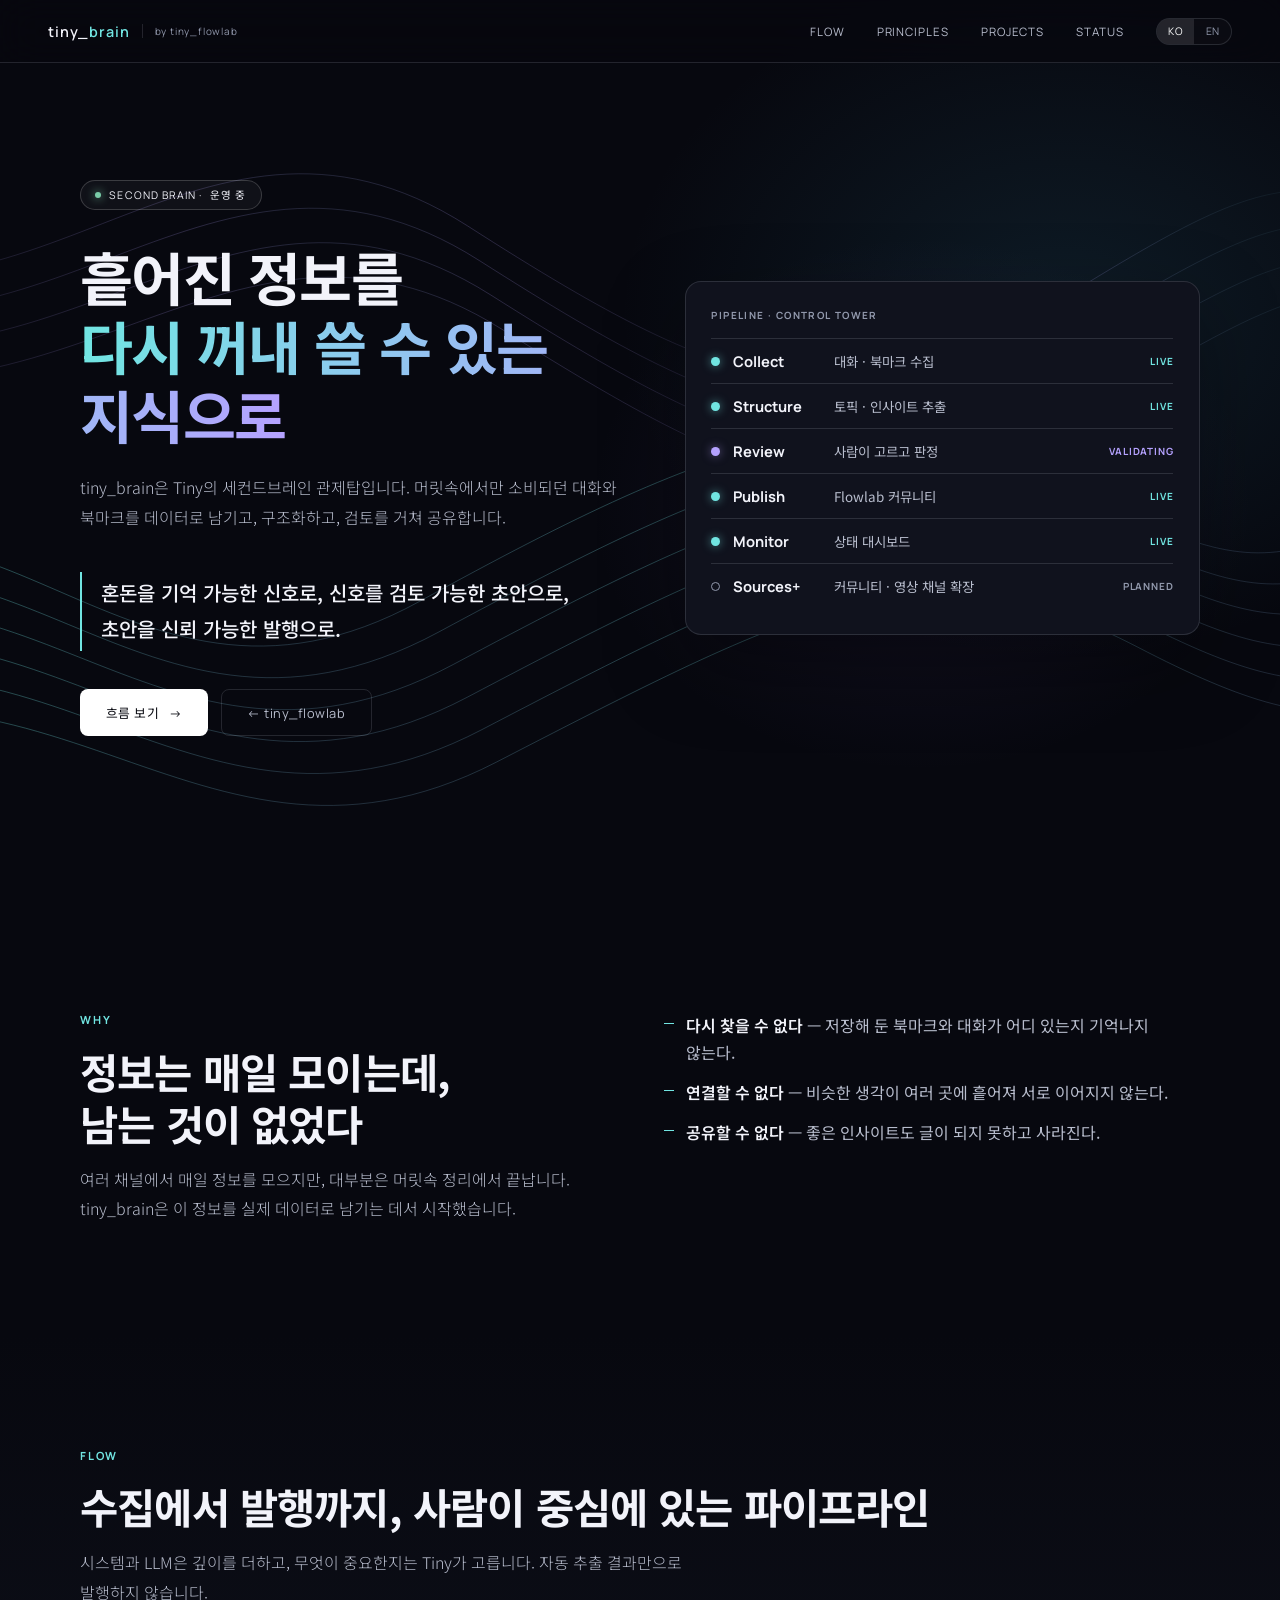
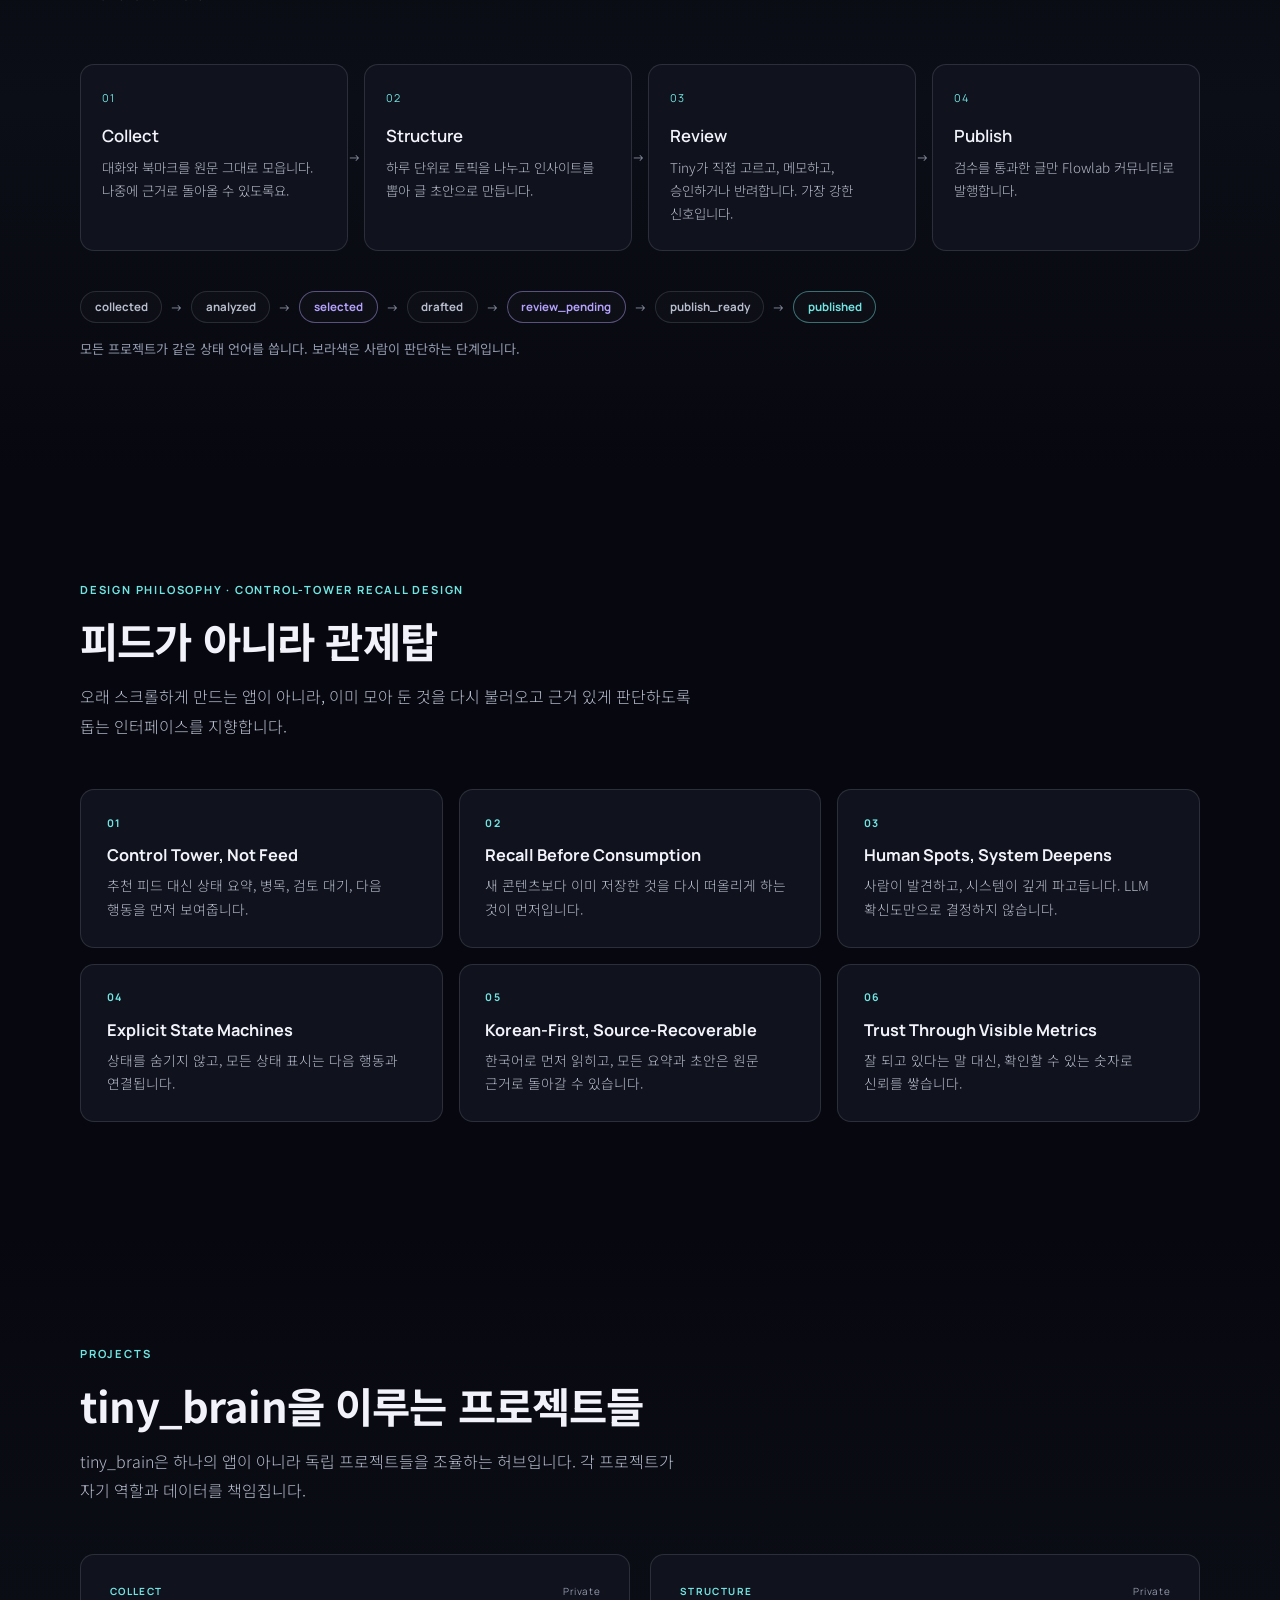
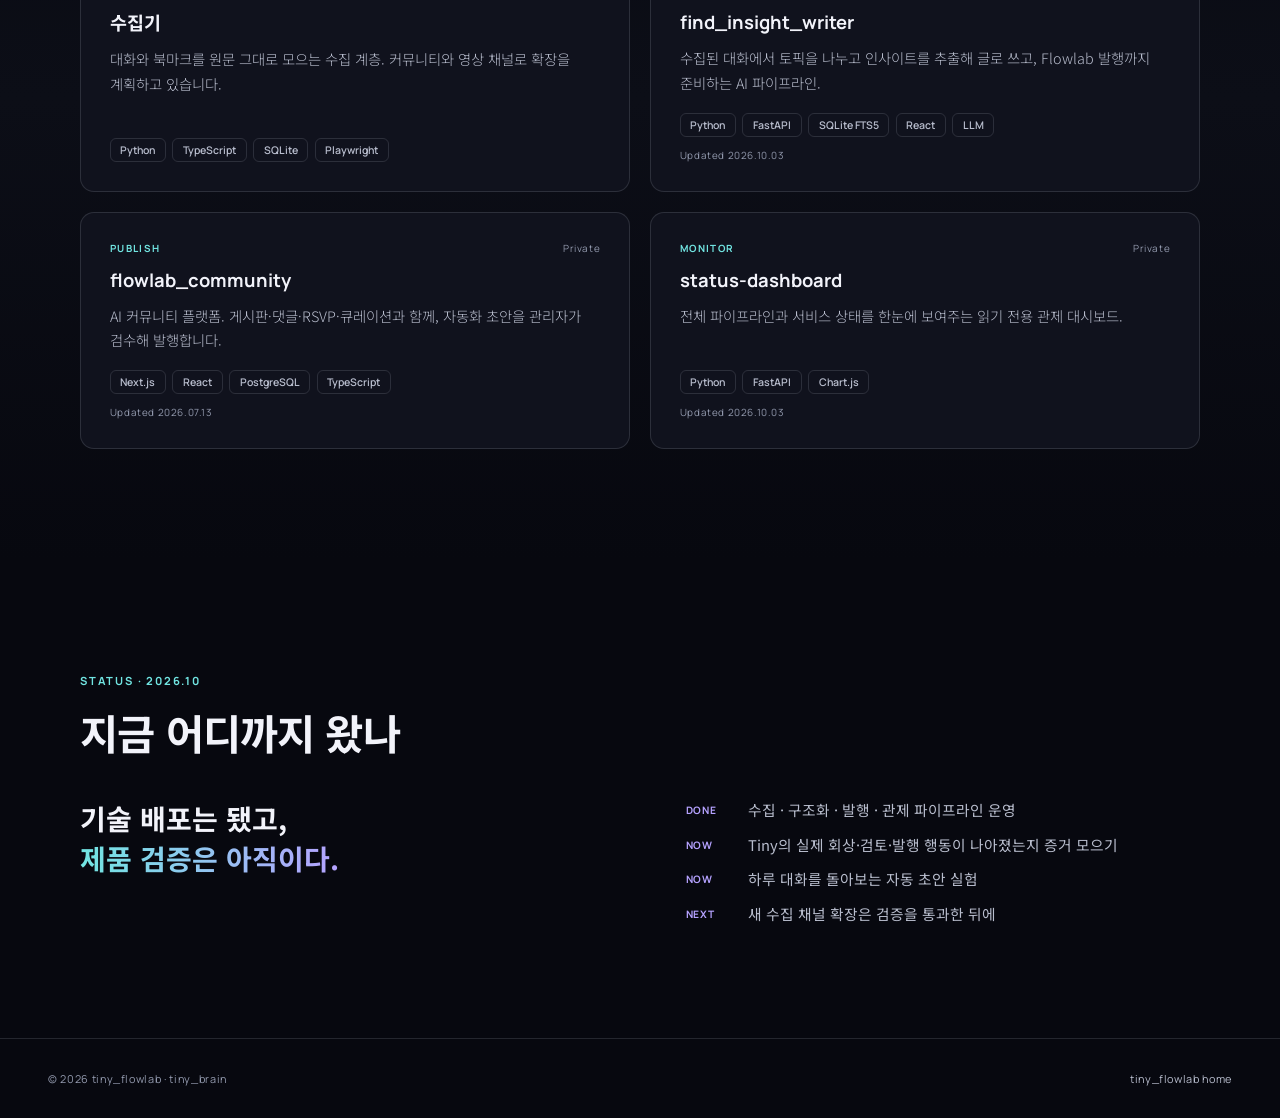
<file: tiny_brain/index.html>
<!DOCTYPE html>
<html lang="ko">
<head>
<meta charset="UTF-8">
<meta name="viewport" content="width=device-width, initial-scale=1.0">
<title>tiny_brain — tiny_flowlab</title>
  <meta name="description" content="tiny_brain: Tiny의 세컨드브레인 관제탑 — 대화와 북마크를 수집·구조화하고, 사람의 검토를 거쳐 공유하는 개인 지식 파이프라인.">
  <link rel="icon" href="../assets/favicon.svg" type="image/svg+xml">
  <link rel="icon" href="../assets/favicon.ico" sizes="any">
  <link rel="apple-touch-icon" href="../assets/apple-touch-icon.png">
  <meta property="og:type" content="website">
  <meta property="og:site_name" content="tiny_flowlab">
  <meta property="og:title" content="tiny_brain — 세컨드브레인 관제탑">
  <meta property="og:description" content="tiny_brain: Tiny의 세컨드브레인 관제탑 — 대화와 북마크를 수집·구조화하고, 사람의 검토를 거쳐 공유하는 개인 지식 파이프라인.">
  <meta property="og:url" content="https://tiny-flowlab.com/tiny_brain/">
  <meta property="og:image" content="https://tiny-flowlab.com/assets/og-tinybrain.png">
  <meta property="og:image:width" content="1200">
  <meta property="og:image:height" content="630">
  <meta name="twitter:card" content="summary_large_image">
  <meta name="twitter:title" content="tiny_brain — 세컨드브레인 관제탑">
  <meta name="twitter:description" content="tiny_brain: Tiny의 세컨드브레인 관제탑 — 대화와 북마크를 수집·구조화하고, 사람의 검토를 거쳐 공유하는 개인 지식 파이프라인.">
  <meta name="twitter:image" content="https://tiny-flowlab.com/assets/og-tinybrain.png">
<link rel="preconnect" href="https://fonts.googleapis.com">
<link href="https://fonts.googleapis.com/css2?family=Manrope:wght@400;500;600;700;800&family=Noto+Sans+KR:wght@300;400;500;700;800&display=swap" rel="stylesheet">
<style>
:root{
--bg:#07080f;--bg2:#10121d;--bg3:#0c0e17;
--accent:#ffffff;--accent2:#71e5e2;--accent3:#b5a2ff;
--text:#f2f3fa;--text-dim:#b8bdcd;--text-faint:#9299ad;
--mono:'Manrope','Noto Sans KR',sans-serif;
--sans:'Manrope','Noto Sans KR',sans-serif;
--kr:'Noto Sans KR',sans-serif;
--border:rgba(230,235,255,.13);
}
*{margin:0;padding:0;box-sizing:border-box}
html{scroll-behavior:smooth}
body{background:var(--bg);color:var(--text);font-family:var(--sans);overflow-x:hidden;-webkit-font-smoothing:antialiased}
::selection{background:var(--accent2);color:var(--bg)}
a{color:inherit}
html[lang="ko"] [data-lang="en"],html[lang="en"] [data-lang="ko"]{display:none!important}

/* NAV */
nav{position:fixed;top:0;left:0;right:0;z-index:100;padding:1.1rem 3rem;display:flex;align-items:center;justify-content:space-between;backdrop-filter:blur(20px);background:rgba(7,8,15,.72);border-bottom:1px solid var(--border)}
.brand{display:flex;align-items:center;gap:.75rem;text-decoration:none}
.brand-name{font-family:var(--mono);font-size:.9rem;font-weight:600;letter-spacing:.06em}
.brand-name b{color:var(--accent2);font-weight:600}
.brand-by{font-family:var(--mono);font-size:.62rem;color:var(--text-faint);letter-spacing:.08em;border-left:1px solid var(--border);padding-left:.75rem}
.nav-right{display:flex;align-items:center;gap:2rem}
.nav-links{display:flex;gap:2rem}
.nav-links a{font-family:var(--mono);font-size:.72rem;color:var(--text-dim);text-decoration:none;letter-spacing:.08em;text-transform:uppercase;transition:color .3s}
.nav-links a:hover{color:var(--accent)}
.lang-toggle{display:flex;border:1px solid var(--border);border-radius:100px;overflow:hidden;background:rgba(255,255,255,.02)}
.lang-btn{font-family:var(--mono);font-size:.65rem;padding:.35rem .7rem;color:var(--text-faint);background:transparent;border:none;cursor:pointer;letter-spacing:.06em}
.lang-btn.active{color:#fff;background:rgba(255,255,255,.1)}

/* COMMON */
section{padding:7rem 3rem}
.wrap{max-width:1120px;margin:0 auto}
.eyebrow{font-family:var(--mono);font-weight:700;font-size:.7rem;color:var(--accent2);letter-spacing:.16em;text-transform:uppercase;margin-bottom:1.1rem}
h2{font-family:var(--sans);font-size:clamp(1.8rem,3.4vw,2.6rem);font-weight:700;letter-spacing:-.02em;line-height:1.25;margin-bottom:1rem}
h2 .kr,.kr{font-family:var(--kr)}
.lead{font-family:var(--kr);color:var(--text-dim);font-size:1rem;line-height:1.85;max-width:620px;font-weight:300}

/* HERO */
.hero{min-height:100vh;min-height:100dvh;display:flex;align-items:center;padding-top:8rem;position:relative;overflow:hidden}
.hero::before{content:'';position:absolute;inset:0;background:
  radial-gradient(ellipse 48% 53% at 83% 35%,rgba(47,117,145,.18),transparent 72%),
  radial-gradient(ellipse 34% 39% at 72% 56%,rgba(103,76,173,.14),transparent 76%);pointer-events:none}
.hero-grid{display:grid;grid-template-columns:1.05fr 1fr;gap:4rem;align-items:center;position:relative}
.badges{display:flex;flex-wrap:wrap;gap:.6rem;margin-bottom:2rem}
.badge{display:inline-flex;align-items:center;gap:.5rem;font-family:var(--mono);font-size:.66rem;letter-spacing:.1em;text-transform:uppercase;border:1px solid rgba(255,255,255,.18);padding:.4rem .9rem;border-radius:100px;background:rgba(255,255,255,.04)}
.badge .dot{width:6px;height:6px;border-radius:50%;background:#7acca8;box-shadow:0 0 10px #7acca8}
.hero h1{font-family:var(--kr);font-size:clamp(2.3rem,4.6vw,3.6rem);font-weight:700;line-height:1.2;letter-spacing:-.03em;margin-bottom:1.5rem}
.hero h1 .hl{background:linear-gradient(90deg,var(--accent2),var(--accent3));-webkit-background-clip:text;background-clip:text;color:transparent}
.hero .lead{margin-bottom:2.5rem}
.ctas{display:flex;flex-wrap:wrap;gap:.8rem}
.btn{display:inline-flex;align-items:center;gap:.6rem;font-family:var(--mono);font-size:.8rem;letter-spacing:.04em;padding:.85rem 1.6rem;border-radius:8px;text-decoration:none;transition:all .3s}
.btn-primary{background:var(--accent);color:var(--bg)}
.btn-primary:hover{transform:translateY(-2px);box-shadow:0 10px 30px rgba(255,255,255,.12)}
.btn-ghost{border:1px solid var(--border);color:var(--text-dim)}
.btn-ghost:hover{border-color:rgba(255,255,255,.25);color:var(--text)}

.flow-lines{position:absolute;inset:0;width:100%;height:100%;pointer-events:none;opacity:.6;z-index:0}
.flow-lines .drift-a{animation:drift-a 26s ease-in-out infinite alternate}
.flow-lines .drift-b{animation:drift-b 32s ease-in-out infinite alternate}
@keyframes drift-a{from{transform:translate3d(-1.1%,-5px,0)}to{transform:translate3d(1.1%,8px,0)}}
@keyframes drift-b{from{transform:translate3d(1%,6px,0);opacity:.65}to{transform:translate3d(-1%,-7px,0);opacity:.95}}
/* hero visual */
.visual{background:var(--bg2);border:1px solid var(--border);border-radius:16px;padding:1.4rem;box-shadow:0 30px 80px rgba(0,0,0,.35)}
.brief{border:1px solid var(--border);border-radius:10px;padding:1rem 1.1rem;background:rgba(255,255,255,.02);margin-bottom:1rem}
.brief-label{font-family:var(--mono);font-size:.6rem;color:var(--text-faint);letter-spacing:.14em;text-transform:uppercase;margin-bottom:.5rem}
.brief-text{font-family:var(--kr);font-size:.88rem;color:var(--text);line-height:1.6}
.brief-text .caret{display:inline-block;width:2px;height:1em;background:var(--accent2);vertical-align:-2px;margin-left:2px;animation:blink 1s steps(1) infinite}
@keyframes blink{50%{opacity:0}}
.flow-arrow{display:flex;align-items:center;gap:.6rem;font-family:var(--mono);font-size:.6rem;color:var(--text-faint);letter-spacing:.12em;margin:.2rem 0 1rem;text-transform:uppercase}
.flow-arrow::before,.flow-arrow::after{content:'';flex:1;height:1px;background:linear-gradient(90deg,transparent,rgba(113,229,226,.4),transparent)}
.frames{display:grid;grid-template-columns:repeat(3,1fr);gap:.6rem}
.frame{aspect-ratio:4/5;border-radius:8px;position:relative;overflow:hidden;border:1px solid var(--border)}
.frame::after{content:'';position:absolute;inset:0;background:linear-gradient(180deg,transparent 55%,rgba(5,10,20,.75))}
.frame span{position:absolute;left:.55rem;bottom:.45rem;z-index:1;font-family:var(--mono);font-size:.56rem;letter-spacing:.1em;color:rgba(255,255,255,.85)}
.f1{background:linear-gradient(160deg,#2b4a6f,#152238 60%,#0f1a2c)}
.f2{background:linear-gradient(200deg,#5a4a7a,#1d2340 65%)}
.f3{background:linear-gradient(140deg,#3c6a74,#14263a 70%)}
.f4{background:linear-gradient(180deg,#6b5a4a,#1a2235 70%)}
.f5{background:linear-gradient(120deg,#2f3f6a,#3a2a52 55%,#121a2c)}
.f6{background:linear-gradient(210deg,#476a5a,#132235 65%)}
.frame i{position:absolute;left:50%;top:38%;width:34%;aspect-ratio:1;border-radius:50%;transform:translate(-50%,-50%);background:rgba(255,255,255,.12);box-shadow:0 0 0 1px rgba(255,255,255,.08)}
.frame i::after{content:'';position:absolute;left:50%;top:115%;width:170%;height:120%;transform:translateX(-50%);border-radius:50% 50% 0 0;background:rgba(255,255,255,.08)}

/* STEPS */
.steps{display:grid;grid-template-columns:repeat(4,1fr);gap:1rem;margin-top:3.5rem;counter-reset:s}
.step{background:var(--bg2);border:1px solid var(--border);border-radius:14px;padding:1.6rem 1.3rem;position:relative;transition:all .35s}
.step:hover{border-color:rgba(113,229,226,.3);transform:translateY(-4px)}
.step-num{font-family:var(--mono);font-size:.68rem;color:var(--accent2);letter-spacing:.12em;margin-bottom:1.2rem}
.step h3{font-family:var(--sans);font-size:1.05rem;font-weight:600;margin-bottom:.55rem}
.step p{font-family:var(--kr);font-size:.84rem;color:var(--text-dim);line-height:1.7;font-weight:300}
.step:not(:last-child)::after{content:'→';position:absolute;right:-.85rem;top:50%;transform:translateY(-50%);font-family:var(--mono);font-size:.8rem;color:var(--text-faint);z-index:1}

/* FEATURES */
.alt{background:linear-gradient(180deg,var(--bg),var(--bg3) 50%,var(--bg))}
.features{display:grid;grid-template-columns:repeat(2,1fr);gap:1.25rem;margin-top:3.5rem}
.feature{background:var(--bg2);border:1px solid var(--border);border-radius:14px;padding:2rem;display:flex;gap:1.3rem}
.f-icon{flex:none;width:44px;height:44px;border-radius:10px;display:flex;align-items:center;justify-content:center;background:rgba(113,229,226,.08);border:1px solid rgba(113,229,226,.18)}
.f-icon svg{width:20px;height:20px;stroke:var(--accent2);fill:none;stroke-width:1.6}
.feature h3{font-family:var(--sans);font-size:1.1rem;font-weight:600;margin-bottom:.5rem}
.feature p{font-family:var(--kr);font-size:.9rem;color:var(--text-dim);line-height:1.75;font-weight:300}

/* STUDIO MOCK */
.studio{margin-top:3.5rem;border:1px solid var(--border);border-radius:16px;overflow:hidden;background:var(--bg2);box-shadow:0 30px 80px rgba(0,0,0,.3)}
.studio-bar{display:flex;align-items:center;gap:.5rem;padding:.8rem 1rem;border-bottom:1px solid var(--border);background:rgba(255,255,255,.02)}
.studio-bar i{width:10px;height:10px;border-radius:50%;background:rgba(255,255,255,.12)}
.studio-bar span{margin-left:.8rem;font-family:var(--mono);font-size:.66rem;color:var(--text-faint);letter-spacing:.06em}
.studio-body{display:grid;grid-template-columns:200px 1fr}
.side{border-right:1px solid var(--border);padding:1.2rem .8rem;display:flex;flex-direction:column;gap:.2rem}
.side-h{font-family:var(--mono);font-size:.58rem;color:var(--text-faint);letter-spacing:.14em;text-transform:uppercase;padding:.8rem .7rem .4rem}
.side a{font-family:var(--sans);font-size:.82rem;color:var(--text-dim);text-decoration:none;padding:.5rem .7rem;border-radius:7px}
.side a.on{background:rgba(113,229,226,.1);color:var(--text)}
.main{padding:1.5rem}
.main-head{display:flex;justify-content:space-between;align-items:flex-end;gap:1rem;margin-bottom:1.3rem;flex-wrap:wrap}
.main-head h4{font-family:var(--sans);font-size:1.1rem;font-weight:600}
.main-head small{display:block;font-family:var(--mono);font-size:.62rem;color:var(--text-faint);letter-spacing:.08em;margin-top:.3rem}
.pills{display:flex;gap:.4rem;flex-wrap:wrap}
.pill{font-family:var(--mono);font-size:.6rem;padding:.3rem .65rem;border-radius:100px;border:1px solid var(--border);color:var(--text-dim)}
.pill.ok{color:#7acca8;border-color:rgba(122,204,168,.25)}
.board{display:grid;grid-template-columns:repeat(4,1fr);gap:.8rem}
.shot{border:1px solid var(--border);border-radius:10px;overflow:hidden;background:rgba(255,255,255,.015)}
.shot .frame{aspect-ratio:4/3;border:none;border-radius:0}
.shot-meta{padding:.6rem .7rem}
.shot-meta b{display:block;font-family:var(--mono);font-size:.6rem;color:var(--text-faint);letter-spacing:.1em;font-weight:500}
.shot-meta em{display:block;font-style:normal;font-family:var(--kr);font-size:.74rem;color:var(--text-dim);margin-top:.25rem;white-space:nowrap;overflow:hidden;text-overflow:ellipsis}
.mock-note{font-family:var(--mono);font-size:.62rem;color:var(--text-faint);letter-spacing:.06em;margin-top:1rem;text-align:right}

/* CTA */
.cta{text-align:center}
.cta .lead{margin:0 auto 2.2rem}
.cta .ctas{justify-content:center}
footer{border-top:1px solid var(--border);padding:2rem 3rem;display:flex;justify-content:space-between;gap:1rem;flex-wrap:wrap;font-family:var(--mono);font-size:.68rem;color:var(--text-faint);letter-spacing:.06em}
footer a{text-decoration:none;color:var(--text-dim)}
footer a:hover{color:var(--text)}

.reveal{opacity:0;transform:translateY(24px);transition:all .7s cubic-bezier(.16,1,.3,1)}
.reveal.visible{opacity:1;transform:none}

@media (max-width:1000px){
  .hero-grid{grid-template-columns:1fr;gap:3rem}
  .steps{grid-template-columns:1fr 1fr}
  .step::after{display:none}
  .board{grid-template-columns:repeat(2,1fr)}
}
@media (max-width:768px){
  nav{padding:1rem 1rem}
  .nav-links,.brand-by{display:none}
  section{padding:5rem 1rem}
  .hero{padding-top:6.5rem;min-height:auto}
  .features{grid-template-columns:1fr}
  .feature{padding:1.5rem}
  .studio-body{grid-template-columns:1fr}
  .side{flex-direction:row;overflow-x:auto;border-right:none;border-bottom:1px solid var(--border);padding:.6rem}
  .side-h{display:none}
  .side a{white-space:nowrap}
  .main{padding:1rem}
  footer{padding:1.5rem 1rem}
}
@media (max-width:480px){
  .steps{grid-template-columns:1fr}
}
@media (prefers-reduced-motion:reduce){.flow-lines g{animation:none}.reveal{opacity:1;transform:none;transition:none}.brief-text .caret{animation:none}}

/* tiny_brain additions */
h1,h2,h3,p,li{word-break:keep-all;overflow-wrap:break-word}
.quote{font-family:var(--kr);font-size:clamp(1.05rem,1.8vw,1.25rem);color:var(--text);line-height:1.8;border-left:2px solid var(--accent2);padding:.2rem 0 .2rem 1.2rem;margin:0 0 2.4rem;max-width:620px;font-weight:500}
.hero-panel{background:var(--bg2);border:1px solid var(--border);border-radius:16px;padding:1.6rem;box-shadow:0 30px 80px rgba(0,0,0,.35)}
.hp-label{font-family:var(--mono);font-weight:700;font-size:.62rem;letter-spacing:.14em;text-transform:uppercase;color:var(--text-faint);margin-bottom:1rem}
.hp-row{display:flex;align-items:center;gap:.8rem;padding:.75rem 0;border-top:1px solid var(--border)}
.hp-row:first-of-type{border-top:none}
.hp-dot{flex:none;width:9px;height:9px;border-radius:50%;background:var(--accent2);box-shadow:0 0 10px rgba(113,229,226,.6)}
.hp-dot.plan{background:transparent;border:1px solid var(--text-faint);box-shadow:none}
.hp-dot.wip{background:var(--accent3);box-shadow:0 0 10px rgba(181,162,255,.5)}
.hp-name{font-weight:700;font-size:.92rem;min-width:5.5rem}
.hp-desc{font-family:var(--kr);font-size:.84rem;color:var(--text-dim);flex:1}
.hp-state{font-family:var(--mono);font-size:.62rem;font-weight:700;letter-spacing:.08em;color:var(--accent2);white-space:nowrap}
.hp-state.plan{color:var(--text-faint)}.hp-state.wip{color:var(--accent3)}
.problem{display:grid;grid-template-columns:1fr 1fr;gap:3rem;align-items:start}
.problem ul{list-style:none;display:grid;gap:.8rem}
.problem li{font-family:var(--kr);color:var(--text-dim);line-height:1.7;padding-left:1.4rem;position:relative}
.problem li::before{content:'';position:absolute;left:0;top:.7em;width:.6rem;height:1px;background:var(--accent2)}
.problem li b{color:var(--text);font-weight:600}
.states{display:flex;flex-wrap:wrap;align-items:center;gap:.5rem;margin-top:2.5rem}
.state{font-family:var(--mono);font-size:.72rem;font-weight:700;padding:.45rem .85rem;border-radius:100px;border:1px solid var(--border);color:var(--text-dim);background:rgba(255,255,255,.02)}
.state.human{border-color:rgba(181,162,255,.45);color:var(--accent3)}
.state.out{border-color:rgba(113,229,226,.45);color:var(--accent2)}
.state-arrow{color:var(--text-faint);font-size:.8rem}
.state-note{font-family:var(--kr);font-size:.82rem;color:var(--text-faint);margin-top:1rem}
.principles{display:grid;grid-template-columns:repeat(3,1fr);gap:1rem;margin-top:3rem}
.principle{background:var(--bg2);border:1px solid var(--border);border-radius:14px;padding:1.6rem}
.principle .num{font-family:var(--mono);font-weight:700;font-size:.66rem;color:var(--accent2);letter-spacing:.12em;margin-bottom:.9rem}
.principle h3{font-size:1.02rem;font-weight:700;margin-bottom:.5rem}
.principle p{font-family:var(--kr);font-size:.86rem;color:var(--text-dim);line-height:1.7;font-weight:300}
.projects{display:grid;grid-template-columns:repeat(2,1fr);gap:1.25rem;margin-top:3rem}
.project{background:var(--bg2);border:1px solid var(--border);border-radius:14px;padding:1.8rem;display:flex;flex-direction:column;gap:.7rem}
.project-top{display:flex;justify-content:space-between;align-items:center;gap:1rem}
.project-role{font-family:var(--mono);font-weight:700;font-size:.62rem;letter-spacing:.14em;text-transform:uppercase;color:var(--accent2)}
.project-status{font-family:var(--mono);font-size:.62rem;color:var(--text-faint);letter-spacing:.06em}
.project h3{font-size:1.15rem;font-weight:700}
.project p{font-family:var(--kr);font-size:.9rem;color:var(--text-dim);line-height:1.7;font-weight:300}
.chips{display:flex;flex-wrap:wrap;gap:.4rem;margin-top:auto;padding-top:.4rem}
.chip{font-size:.66rem;font-weight:600;padding:.25rem .6rem;border-radius:6px;border:1px solid var(--border);color:var(--text-dim)}
.project-date{font-family:var(--mono);font-size:.62rem;color:var(--text-faint);letter-spacing:.06em}
.status-box{display:grid;grid-template-columns:1.1fr 1fr;gap:2.5rem;align-items:start;margin-top:2.5rem}
.status-big{font-family:var(--kr);font-size:clamp(1.3rem,2.4vw,1.75rem);font-weight:700;line-height:1.45}
.status-big .hl{background:linear-gradient(90deg,var(--accent2),var(--accent3));-webkit-background-clip:text;background-clip:text;color:transparent}
.next{list-style:none;display:grid;gap:.7rem}
.next li{font-family:var(--kr);font-size:.92rem;color:var(--text-dim);line-height:1.6;display:flex;gap:.7rem}
.next li span{font-family:var(--mono);font-size:.64rem;font-weight:700;color:var(--accent3);padding-top:.25rem;min-width:3.2rem;letter-spacing:.06em}
@media (max-width:1000px){.principles{grid-template-columns:1fr 1fr}.problem,.status-box{grid-template-columns:1fr;gap:2rem}}
@media (max-width:768px){.projects{grid-template-columns:1fr}.hp-desc{display:none}.quote br{display:none}}
@media (max-width:480px){.principles{grid-template-columns:1fr}}
</style>
</head>
<body>

<nav>
  <a href="/" class="brand">
    <span class="brand-name">tiny_<b>brain</b></span>
    <span class="brand-by">by tiny_flowlab</span>
  </a>
  <div class="nav-right">
    <div class="nav-links">
      <a href="#flow">Flow</a>
      <a href="#principles">Principles</a>
      <a href="#projects">Projects</a>
      <a href="#status">Status</a>
    </div>
    <div class="lang-toggle">
      <button class="lang-btn active" data-locale="ko">KO</button>
      <button class="lang-btn" data-locale="en">EN</button>
    </div>
  </div>
</nav>

<!-- HERO -->
<section class="hero">
  <svg class="flow-lines" viewBox="0 0 1600 940" preserveAspectRatio="xMidYMid slice" aria-hidden="true">
      <defs>
        <linearGradient id="flow-cyan" x1="0" x2="1" y1="0" y2="1"><stop offset="0" stop-color="#71e5e2" stop-opacity="0"/><stop offset=".46" stop-color="#71e5e2" stop-opacity=".52"/><stop offset="1" stop-color="#b5a2ff" stop-opacity=".08"/></linearGradient>
        <linearGradient id="flow-violet" x1="0" x2="1" y1="1" y2="0"><stop offset="0" stop-color="#b5a2ff" stop-opacity="0"/><stop offset=".58" stop-color="#b5a2ff" stop-opacity=".36"/><stop offset="1" stop-color="#71e5e2" stop-opacity="0"/></linearGradient>
      </defs>
      <g class="drift-a" fill="none" stroke="url(#flow-cyan)" stroke-width="1">
        <path d="M-180 638 C110 410 250 804 570 628 S1050 394 1260 510 1510 602 1780 362"/>
        <path d="M-190 674 C120 445 260 838 590 660 S1060 426 1272 542 1530 635 1790 398"/>
        <path d="M-200 710 C130 480 275 870 605 694 S1070 460 1284 574 1550 668 1800 434"/>
        <path d="M-210 747 C140 515 290 902 620 728 S1080 494 1296 608 1570 702 1810 470"/>
        <path d="M-220 784 C150 550 305 934 635 762 S1090 528 1308 642 1590 736 1820 506"/>
        <path d="M-230 821 C160 585 320 966 650 796 S1100 562 1320 676 1610 770 1830 542"/>
      </g>
      <g class="drift-b" fill="none" stroke="url(#flow-violet)" stroke-width="1">
        <path d="M-150 240 C150 414 330 50 620 236 S1015 450 1260 300 1510 175 1780 322"/>
        <path d="M-160 276 C160 450 340 86 632 272 S1026 486 1274 336 1520 211 1790 358"/>
        <path d="M-170 312 C170 486 350 122 644 308 S1037 522 1288 372 1530 247 1800 394"/>
        <path d="M-180 348 C180 522 360 158 656 344 S1048 558 1302 408 1540 283 1810 430"/>
      </g>
    </svg>
  <div class="wrap hero-grid">
    <div>
      <div class="badges">
        <span class="badge"><span class="dot"></span>Second Brain · <span data-lang="ko">운영 중</span><span data-lang="en">In operation</span></span>
      </div>
      <h1 data-lang="ko">흩어진 정보를<br><span class="hl">다시 꺼내 쓸 수 있는 지식으로</span></h1>
      <h1 data-lang="en">Turning scattered information<br>into <span class="hl">knowledge you can recall</span></h1>
      <p class="lead" data-lang="ko">tiny_brain은 Tiny의 세컨드브레인 관제탑입니다. 머릿속에서만 소비되던 대화와 북마크를 데이터로 남기고, 구조화하고, 검토를 거쳐 공유합니다.</p><p class="lead" data-lang="en">tiny_brain is Tiny&#39;s second-brain control tower. Conversations and bookmarks that used to live only in my head become data — structured, reviewed, and shared.</p>
      <p class="quote" data-lang="ko">혼돈을 기억 가능한 신호로, 신호를 검토 가능한 초안으로,<br>초안을 신뢰 가능한 발행으로.</p><p class="quote" data-lang="en">Chaos into recallable signals, signals into reviewable drafts,<br>drafts into trustworthy publications.</p>
      <div class="ctas">
        <a href="#flow" class="btn btn-primary"><span data-lang="ko">흐름 보기</span><span data-lang="en">See the flow</span> →</a>
        <a href="/" class="btn btn-ghost">← tiny_flowlab</a>
      </div>
    </div>

    <div class="hero-panel reveal" aria-label="pipeline status">
      <div class="hp-label">Pipeline · control tower</div>
      <div class="hp-row"><span class="hp-dot"></span><span class="hp-name">Collect</span><span class="hp-desc" data-lang="ko">대화 · 북마크 수집</span><span class="hp-desc" data-lang="en">Conversations · bookmarks</span><span class="hp-state">LIVE</span></div>
      <div class="hp-row"><span class="hp-dot"></span><span class="hp-name">Structure</span><span class="hp-desc" data-lang="ko">토픽 · 인사이트 추출</span><span class="hp-desc" data-lang="en">Topics · insight extraction</span><span class="hp-state">LIVE</span></div>
      <div class="hp-row"><span class="hp-dot wip"></span><span class="hp-name">Review</span><span class="hp-desc" data-lang="ko">사람이 고르고 판정</span><span class="hp-desc" data-lang="en">Human selection · verdict</span><span class="hp-state wip">VALIDATING</span></div>
      <div class="hp-row"><span class="hp-dot"></span><span class="hp-name">Publish</span><span class="hp-desc" data-lang="ko">Flowlab 커뮤니티</span><span class="hp-desc" data-lang="en">Flowlab community</span><span class="hp-state">LIVE</span></div>
      <div class="hp-row"><span class="hp-dot"></span><span class="hp-name">Monitor</span><span class="hp-desc" data-lang="ko">상태 대시보드</span><span class="hp-desc" data-lang="en">Status dashboard</span><span class="hp-state">LIVE</span></div>
      <div class="hp-row"><span class="hp-dot plan"></span><span class="hp-name">Sources+</span><span class="hp-desc" data-lang="ko">커뮤니티 · 영상 채널 확장</span><span class="hp-desc" data-lang="en">More communities · video</span><span class="hp-state plan">PLANNED</span></div>
    </div>
  </div>
</section>

<!-- WHY -->
<section id="why">
  <div class="wrap problem">
    <div>
      <div class="eyebrow">Why</div>
      <h2 class="kr" data-lang="ko">정보는 매일 모이는데,<br>남는 것이 없었다</h2><h2 class="kr" data-lang="en">Information piles up every day,<br>yet nothing stays</h2>
      <p class="lead" data-lang="ko">여러 채널에서 매일 정보를 모으지만, 대부분은 머릿속 정리에서 끝납니다. tiny_brain은 이 정보를 실제 데이터로 남기는 데서 시작했습니다.</p><p class="lead" data-lang="en">I gather information from many channels every day, but most of it ends as a mental note. tiny_brain started by turning that into actual data.</p>
    </div>
    <ul>
      <li data-lang="ko"><b>다시 찾을 수 없다</b> — 저장해 둔 북마크와 대화가 어디 있는지 기억나지 않는다.</li>
      <li data-lang="en"><b>Can&#39;t find it again</b> — saved bookmarks and conversations get lost.</li>
      <li data-lang="ko"><b>연결할 수 없다</b> — 비슷한 생각이 여러 곳에 흩어져 서로 이어지지 않는다.</li>
      <li data-lang="en"><b>Can&#39;t connect it</b> — related ideas stay scattered across places.</li>
      <li data-lang="ko"><b>공유할 수 없다</b> — 좋은 인사이트도 글이 되지 못하고 사라진다.</li>
      <li data-lang="en"><b>Can&#39;t share it</b> — good insights fade before becoming writing.</li>
    </ul>
  </div>
</section>

<!-- FLOW -->
<section id="flow" class="alt">
  <div class="wrap">
    <div class="eyebrow">Flow</div>
    <h2 class="kr" data-lang="ko">수집에서 발행까지, 사람이 중심에 있는 파이프라인</h2><h2 class="kr" data-lang="en">From collection to publishing, with a human at the center</h2>
    <p class="lead" data-lang="ko">시스템과 LLM은 깊이를 더하고, 무엇이 중요한지는 Tiny가 고릅니다. 자동 추출 결과만으로 발행하지 않습니다.</p><p class="lead" data-lang="en">The system and LLMs add depth; Tiny decides what matters. Nothing is published on automatic extraction alone.</p>
    <div class="steps">
      <div class="step reveal"><div class="step-num">01</div><h3>Collect</h3><p data-lang="ko">대화와 북마크를 원문 그대로 모읍니다. 나중에 근거로 돌아올 수 있도록요.</p><p data-lang="en">Conversations and bookmarks are stored as-is, so every claim can trace back to its source.</p></div>
      <div class="step reveal"><div class="step-num">02</div><h3>Structure</h3><p data-lang="ko">하루 단위로 토픽을 나누고 인사이트를 뽑아 글 초안으로 만듭니다.</p><p data-lang="en">Topics are split day by day, insights extracted, and turned into draft writing.</p></div>
      <div class="step reveal"><div class="step-num">03</div><h3>Review</h3><p data-lang="ko">Tiny가 직접 고르고, 메모하고, 승인하거나 반려합니다. 가장 강한 신호입니다.</p><p data-lang="en">Tiny selects, annotates, approves or rejects — the strongest signal in the system.</p></div>
      <div class="step reveal"><div class="step-num">04</div><h3>Publish</h3><p data-lang="ko">검수를 통과한 글만 Flowlab 커뮤니티로 발행합니다.</p><p data-lang="en">Only reviewed pieces are published to the Flowlab community.</p></div>
    </div>
    <div class="states" aria-label="state language">
      <span class="state">collected</span><span class="state-arrow">→</span>
      <span class="state">analyzed</span><span class="state-arrow">→</span>
      <span class="state human">selected</span><span class="state-arrow">→</span>
      <span class="state">drafted</span><span class="state-arrow">→</span>
      <span class="state human">review_pending</span><span class="state-arrow">→</span>
      <span class="state">publish_ready</span><span class="state-arrow">→</span>
      <span class="state out">published</span>
    </div>
    <p class="state-note" data-lang="ko">모든 프로젝트가 같은 상태 언어를 씁니다. 보라색은 사람이 판단하는 단계입니다.</p><p class="state-note" data-lang="en">Every project shares the same state language. Violet marks steps that need a human decision.</p>
  </div>
</section>

<!-- PRINCIPLES -->
<section id="principles">
  <div class="wrap">
    <div class="eyebrow">Design philosophy · Control-Tower Recall Design</div>
    <h2 class="kr" data-lang="ko">피드가 아니라 관제탑</h2><h2 class="kr" data-lang="en">A control tower, not a feed</h2>
    <p class="lead" data-lang="ko">오래 스크롤하게 만드는 앱이 아니라, 이미 모아 둔 것을 다시 불러오고 근거 있게 판단하도록 돕는 인터페이스를 지향합니다.</p><p class="lead" data-lang="en">Not an app that keeps you scrolling, but an interface that helps you recall what you already have and judge it on evidence.</p>
    <div class="principles">
      <div class="principle reveal"><div class="num">01</div><h3>Control Tower, Not Feed</h3><p data-lang="ko">추천 피드 대신 상태 요약, 병목, 검토 대기, 다음 행동을 먼저 보여줍니다.</p><p data-lang="en">Status, bottlenecks, pending reviews and next actions come before any feed.</p></div>
      <div class="principle reveal"><div class="num">02</div><h3>Recall Before Consumption</h3><p data-lang="ko">새 콘텐츠보다 이미 저장한 것을 다시 떠올리게 하는 것이 먼저입니다.</p><p data-lang="en">Resurfacing what you saved matters more than serving something new.</p></div>
      <div class="principle reveal"><div class="num">03</div><h3>Human Spots, System Deepens</h3><p data-lang="ko">사람이 발견하고, 시스템이 깊게 파고듭니다. LLM 확신도만으로 결정하지 않습니다.</p><p data-lang="en">Humans spot, the system deepens. LLM confidence alone never decides.</p></div>
      <div class="principle reveal"><div class="num">04</div><h3>Explicit State Machines</h3><p data-lang="ko">상태를 숨기지 않고, 모든 상태 표시는 다음 행동과 연결됩니다.</p><p data-lang="en">States are never hidden, and every status links to the next action.</p></div>
      <div class="principle reveal"><div class="num">05</div><h3>Korean-First, Source-Recoverable</h3><p data-lang="ko">한국어로 먼저 읽히고, 모든 요약과 초안은 원문 근거로 돌아갈 수 있습니다.</p><p data-lang="en">Reads in Korean first, and every summary or draft traces back to its source.</p></div>
      <div class="principle reveal"><div class="num">06</div><h3>Trust Through Visible Metrics</h3><p data-lang="ko">잘 되고 있다는 말 대신, 확인할 수 있는 숫자로 신뢰를 쌓습니다.</p><p data-lang="en">Trust comes from metrics you can check, not from claims.</p></div>
    </div>
  </div>
</section>

<!-- PROJECTS -->
<section id="projects" class="alt">
  <div class="wrap">
    <div class="eyebrow">Projects</div>
    <h2 class="kr" data-lang="ko">tiny_brain을 이루는 프로젝트들</h2><h2 class="kr" data-lang="en">The projects behind tiny_brain</h2>
    <p class="lead" data-lang="ko">tiny_brain은 하나의 앱이 아니라 독립 프로젝트들을 조율하는 허브입니다. 각 프로젝트가 자기 역할과 데이터를 책임집니다.</p><p class="lead" data-lang="en">tiny_brain is not a single app but a hub coordinating independent projects, each owning its role and data.</p>
    <div class="projects">
      <div class="project reveal">
        <div class="project-top"><span class="project-role">Collect</span><span class="project-status">Private</span></div>
        <h3 data-lang="ko">수집기</h3><h3 data-lang="en">Collectors</h3>
        <p data-lang="ko">대화와 북마크를 원문 그대로 모으는 수집 계층. 커뮤니티와 영상 채널로 확장을 계획하고 있습니다.</p><p data-lang="en">The collection layer that stores conversations and bookmarks as-is, with more communities and video channels planned.</p>
        <div class="chips"><span class="chip">Python</span><span class="chip">TypeScript</span><span class="chip">SQLite</span><span class="chip">Playwright</span></div>
      </div>
      <div class="project reveal">
        <div class="project-top"><span class="project-role">Structure</span><span class="project-status">Private</span></div>
        <h3>find_insight_writer</h3>
        <p data-lang="ko">수집된 대화에서 토픽을 나누고 인사이트를 추출해 글로 쓰고, Flowlab 발행까지 준비하는 AI 파이프라인.</p><p data-lang="en">AI pipeline that splits topics from collected conversations, extracts insights, writes them up and prepares them for Flowlab.</p>
        <div class="chips"><span class="chip">Python</span><span class="chip">FastAPI</span><span class="chip">SQLite FTS5</span><span class="chip">React</span><span class="chip">LLM</span></div>
        <div class="project-date">Updated 2026.10.03</div>
      </div>
      <div class="project reveal">
        <div class="project-top"><span class="project-role">Publish</span><span class="project-status">Private</span></div>
        <h3>flowlab_community</h3>
        <p data-lang="ko">AI 커뮤니티 플랫폼. 게시판·댓글·RSVP·큐레이션과 함께, 자동화 초안을 관리자가 검수해 발행합니다.</p><p data-lang="en">AI community platform with boards, comments, RSVP and curation, where automated drafts are reviewed before publishing.</p>
        <div class="chips"><span class="chip">Next.js</span><span class="chip">React</span><span class="chip">PostgreSQL</span><span class="chip">TypeScript</span></div>
        <div class="project-date">Updated 2026.07.13</div>
      </div>
      <div class="project reveal">
        <div class="project-top"><span class="project-role">Monitor</span><span class="project-status">Private</span></div>
        <h3>status-dashboard</h3>
        <p data-lang="ko">전체 파이프라인과 서비스 상태를 한눈에 보여주는 읽기 전용 관제 대시보드.</p><p data-lang="en">Read-only control dashboard showing the whole pipeline and service health at a glance.</p>
        <div class="chips"><span class="chip">Python</span><span class="chip">FastAPI</span><span class="chip">Chart.js</span></div>
        <div class="project-date">Updated 2026.10.03</div>
      </div>
    </div>
  </div>
</section>

<!-- STATUS -->
<section id="status">
  <div class="wrap">
    <div class="eyebrow">Status · 2026.10</div>
    <h2 class="kr" data-lang="ko">지금 어디까지 왔나</h2><h2 class="kr" data-lang="en">Where it stands now</h2>
    <div class="status-box">
      <p class="status-big" data-lang="ko">기술 배포는 됐고,<br><span class="hl">제품 검증은 아직이다.</span></p><p class="status-big" data-lang="en">The tech is deployed.<br><span class="hl">Product validation is not done yet.</span></p>
      <ul class="next">
        <li data-lang="ko"><span>DONE</span>수집 · 구조화 · 발행 · 관제 파이프라인 운영</li>
        <li data-lang="en"><span>DONE</span>Collect · structure · publish · monitor pipeline in operation</li>
        <li data-lang="ko"><span>NOW</span>Tiny의 실제 회상·검토·발행 행동이 나아졌는지 증거 모으기</li>
        <li data-lang="en"><span>NOW</span>Gathering evidence that Tiny&#39;s actual recall, review and publishing improved</li>
        <li data-lang="ko"><span>NOW</span>하루 대화를 돌아보는 자동 초안 실험</li>
        <li data-lang="en"><span>NOW</span>Experimenting with automatic daily-review drafts</li>
        <li data-lang="ko"><span>NEXT</span>새 수집 채널 확장은 검증을 통과한 뒤에</li>
        <li data-lang="en"><span>NEXT</span>New collection channels only after validation passes</li>
      </ul>
    </div>
  </div>
</section>

<footer>
  <span>© 2026 tiny_flowlab · tiny_brain</span>
  <a href="/">tiny_flowlab home</a>
</footer>

<script>
function setLang(lang){
  document.documentElement.lang = lang;
  document.querySelectorAll('.lang-btn').forEach(b => b.classList.toggle('active', b.dataset.locale === lang));
  try { localStorage.setItem('flowlab-lang', lang); } catch (e) {}
}
document.querySelectorAll('.lang-btn').forEach(b => b.addEventListener('click', () => setLang(b.dataset.locale)));
try { const saved = localStorage.getItem('flowlab-lang'); if (saved) setLang(saved); } catch (e) {}

const obs = new IntersectionObserver(es => es.forEach(e => { if (e.isIntersecting) { e.target.classList.add('visible'); obs.unobserve(e.target); } }), { threshold: .12 });
document.querySelectorAll('.reveal').forEach(el => obs.observe(el));
</script>
</body>
</html>
</file>
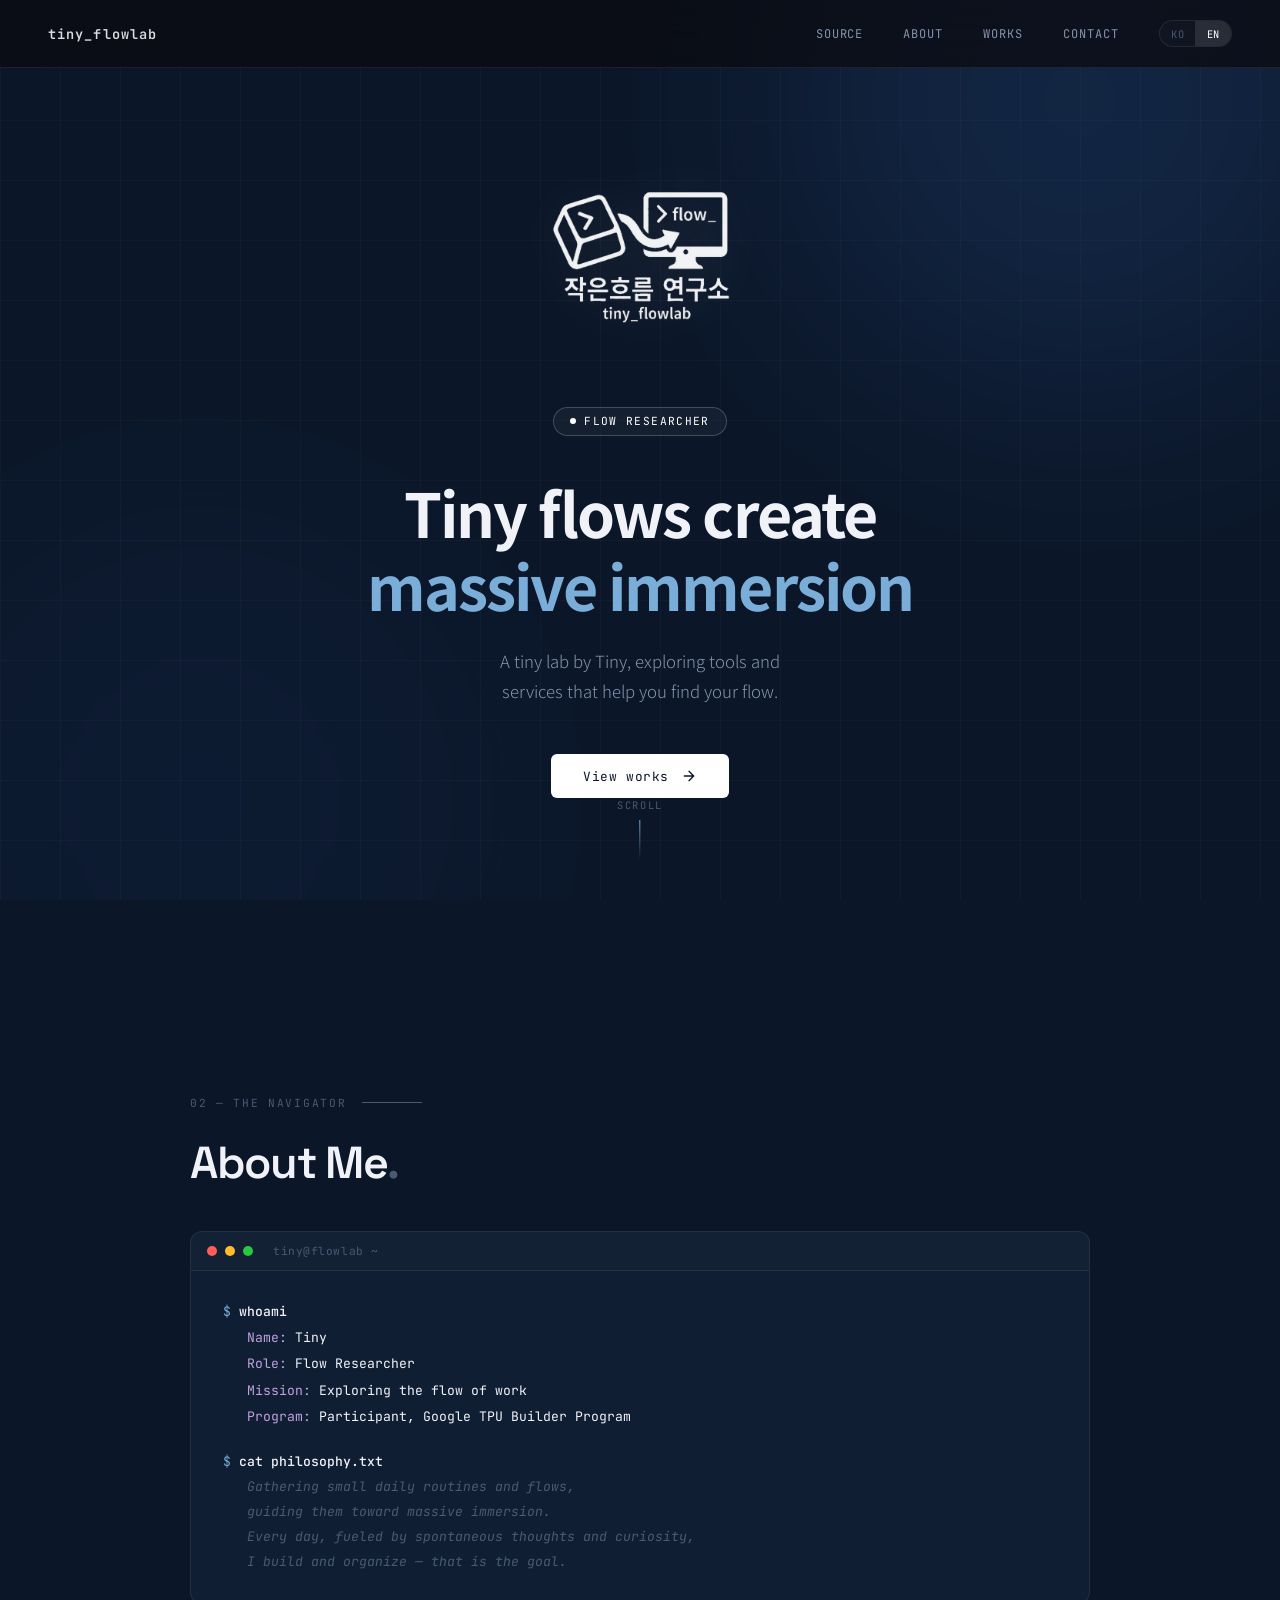
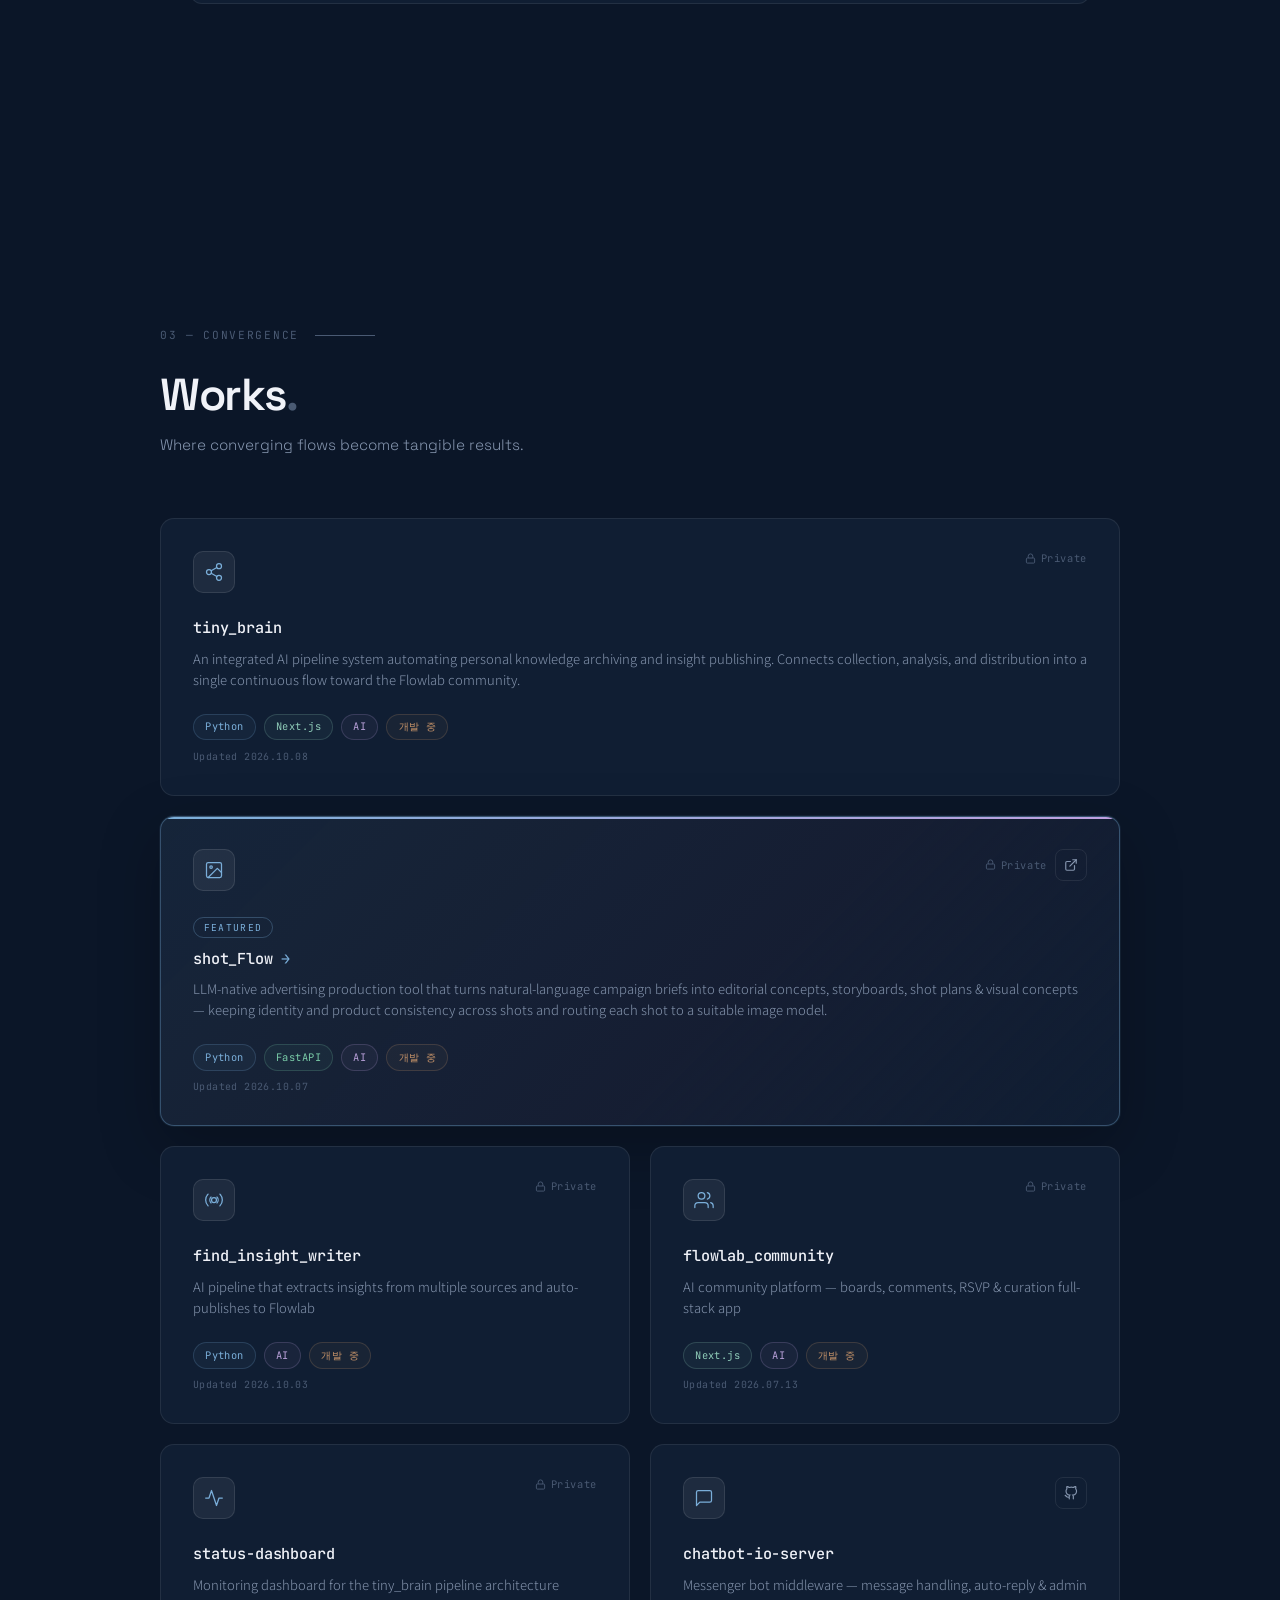
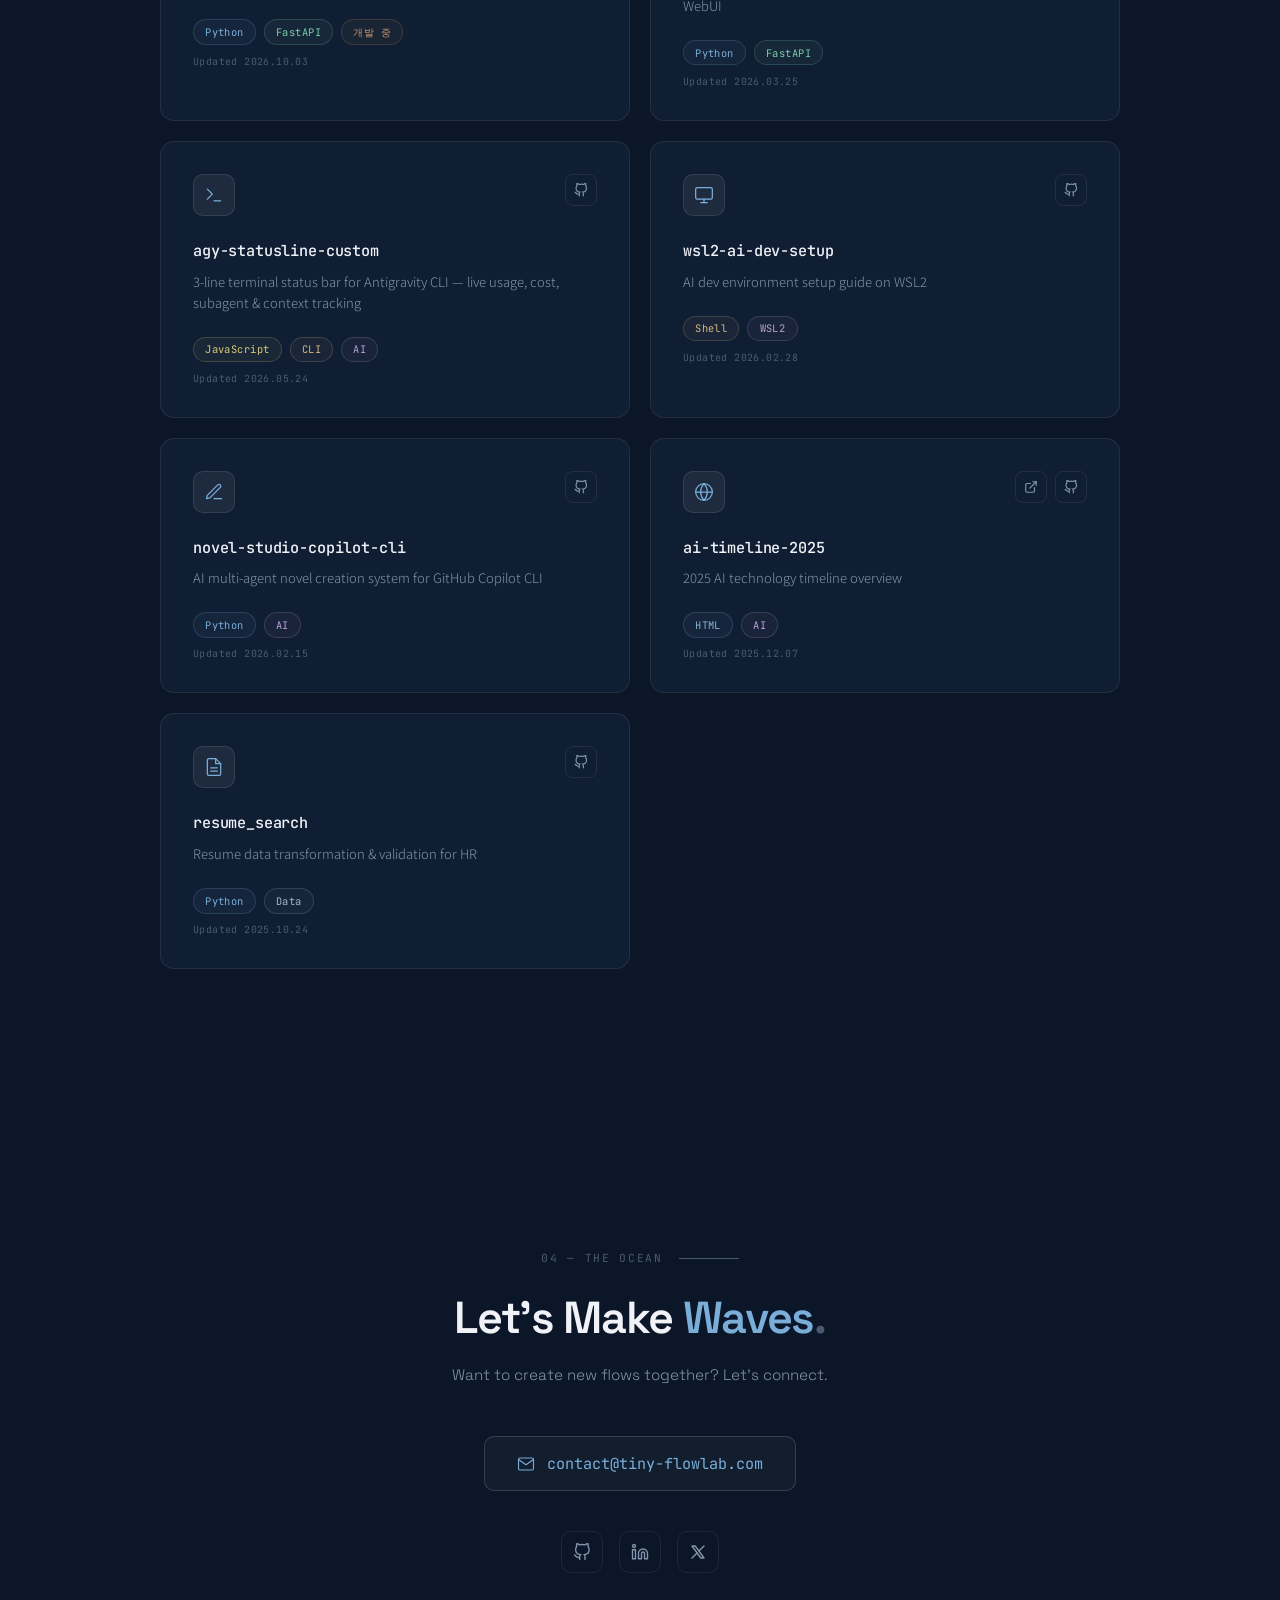
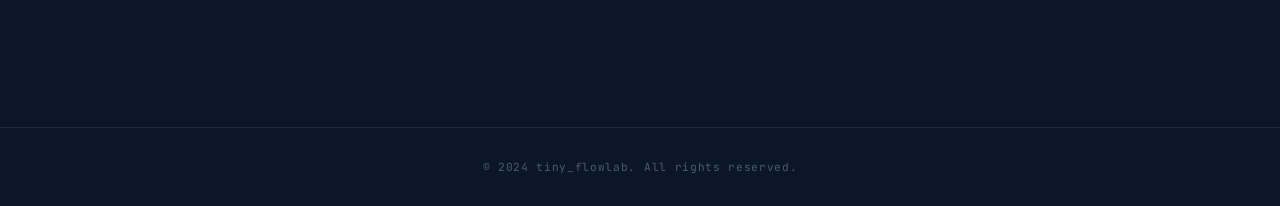
<file: v1/index.html>
<!DOCTYPE html>
<html lang="ko">
<head>
<meta charset="UTF-8">
<meta name="viewport" content="width=device-width, initial-scale=1.0">
<title>tiny_flowlab - 작은흐름 연구소</title>
<link href="https://fonts.googleapis.com/css2?family=JetBrains+Mono:wght@300;400;500;600&family=Noto+Sans+KR:wght@300;400;500;700&family=Space+Grotesk:wght@400;500;600;700&display=swap" rel="stylesheet">
<style>
*,*::before,*::after{margin:0;padding:0;box-sizing:border-box}
:root{
--bg:#0b1628;--bg2:#101e33;--bg3:#162744;
--accent:#ffffff;--accent2:#7aaed9;--accent3:#c0a0e0;
--text:#f0f2f8;--text-dim:#8494ad;--text-faint:#4a5a73;
--mono:'JetBrains Mono',monospace;
--sans:'Space Grotesk','Noto Sans KR',sans-serif;
--kr:'Noto Sans KR',sans-serif;
--border:rgba(255,255,255,.08);
}
html{scroll-behavior:smooth;font-size:16px}
body{background:var(--bg);color:var(--text);font-family:var(--sans);overflow-x:hidden;-webkit-font-smoothing:antialiased}
::selection{background:var(--accent2);color:var(--bg)}
::-webkit-scrollbar{width:6px}
::-webkit-scrollbar-track{background:var(--bg)}
::-webkit-scrollbar-thumb{background:var(--text-faint);border-radius:3px}

.lang-toggle{display:flex;align-items:center;border:1px solid var(--border);border-radius:100px;overflow:hidden;background:rgba(255,255,255,.02)}
.lang-btn{font-family:var(--mono);font-size:.65rem;padding:.35rem .7rem;color:var(--text-faint);background:transparent;border:none;cursor:pointer;letter-spacing:.06em;transition:all .3s}
.lang-btn.active{color:#fff;background:rgba(255,255,255,.1)}
.lang-btn:hover:not(.active){color:var(--text-dim)}

[data-lang]{display:none}

nav{position:fixed;top:0;left:0;right:0;z-index:100;padding:1.25rem 3rem;display:flex;align-items:center;justify-content:space-between;backdrop-filter:blur(20px);background:rgba(10,10,15,.7);border-bottom:1px solid var(--border);transition:all .4s}
nav.scrolled{padding:.8rem 3rem;background:rgba(10,10,15,.92)}
.nav-left{display:flex;align-items:center;gap:.6rem}
.nav-logo-img{height:36px;opacity:.9;transition:opacity .3s}
.nav-logo-img:hover{opacity:1}
.nav-logo-text{font-family:var(--mono);font-size:.85rem;font-weight:600;letter-spacing:.08em;color:var(--text);opacity:.9;transition:opacity .3s;text-decoration:none;white-space:nowrap}
.nav-logo-text:hover{opacity:1}
.nav-right{display:flex;align-items:center;gap:2.5rem}
.nav-links{display:flex;gap:2.5rem}
.nav-links a{font-family:var(--mono);font-size:.75rem;color:var(--text-dim);text-decoration:none;letter-spacing:.08em;text-transform:uppercase;transition:color .3s;position:relative}
.nav-links a::after{content:'';position:absolute;bottom:-4px;left:0;width:0;height:1px;background:var(--accent);transition:width .3s}
.nav-links a:hover{color:var(--accent)}
.nav-links a:hover::after{width:100%}

section{min-height:100vh;position:relative}
.section-num{font-family:var(--mono);font-size:.7rem;color:var(--text-faint);letter-spacing:.15em;text-transform:uppercase;margin-bottom:1.5rem;display:flex;align-items:center;gap:1rem}
.section-num::after{content:'';flex:1;max-width:60px;height:1px;background:var(--text-faint)}

#source{display:flex;align-items:center;justify-content:center;min-height:100vh;padding:6rem 3rem 3rem;position:relative;overflow:hidden}
.hero-canvas{position:absolute;inset:0;z-index:0}
.hero-grid{position:absolute;inset:0;background-image:linear-gradient(rgba(255,255,255,.025) 1px,transparent 1px),linear-gradient(90deg,rgba(255,255,255,.025) 1px,transparent 1px);background-size:60px 60px;animation:gridShift 20s linear infinite}
@keyframes gridShift{to{background-position:60px 60px}}
.hero-glow{position:absolute;width:600px;height:600px;border-radius:50%;filter:blur(120px);opacity:.15;pointer-events:none}
.hero-glow-1{top:-200px;right:-100px;background:#3a7bd5}
.hero-glow-2{bottom:-200px;left:-100px;background:#1a3a6b}
.hero-content{position:relative;z-index:1;text-align:center;max-width:800px}
.hero-logo{margin-bottom:2rem}
.hero-logo img{height:220px;opacity:.95;filter:drop-shadow(0 0 25px rgba(255,255,255,.1));transition:all .4s}
.hero-logo img:hover{filter:drop-shadow(0 0 35px rgba(255,255,255,.15));transform:scale(1.03)}
.hero-badge{display:inline-flex;align-items:center;gap:.5rem;font-family:var(--mono);font-size:.7rem;color:var(--accent);letter-spacing:.12em;text-transform:uppercase;border:1px solid rgba(255,255,255,.2);padding:.4rem 1rem;border-radius:100px;margin-bottom:2.5rem;background:rgba(255,255,255,.04)}
.hero-badge .dot{width:6px;height:6px;border-radius:50%;background:var(--accent);animation:pulse 2s infinite}
@keyframes pulse{0%,100%{opacity:1}50%{opacity:.3}}
.hero-title{font-family:var(--kr);font-size:clamp(2.2rem,5vw,3.8rem);font-weight:700;line-height:1.2;margin-bottom:1.5rem;letter-spacing:-.03em}
.hero-title .highlight{color:var(--accent2)}
.hero-sub{font-family:var(--kr);font-size:1.05rem;color:var(--text-dim);line-height:1.8;margin-bottom:3rem;font-weight:300;max-width:520px;margin-left:auto;margin-right:auto}
.hero-cta{align-items:center;gap:.75rem;font-family:var(--mono);font-size:.8rem;color:var(--bg);background:var(--accent);padding:.85rem 2rem;border-radius:6px;text-decoration:none;letter-spacing:.04em;transition:all .3s;border:none;cursor:pointer}
.hero-cta:hover{transform:translateY(-2px);box-shadow:0 8px 30px rgba(255,255,255,.12)}
.hero-cta svg{transition:transform .3s}
.hero-cta:hover svg{transform:translateX(4px)}
.hero-scroll{position:absolute;bottom:2.5rem;left:50%;transform:translateX(-50%);display:flex;flex-direction:column;align-items:center;gap:.5rem}
.hero-scroll span{font-family:var(--mono);font-size:.65rem;color:var(--text-faint);letter-spacing:.15em;text-transform:uppercase}
.scroll-line{width:1px;height:40px;background:linear-gradient(to bottom,var(--accent2),transparent);animation:scrollAnim 2s infinite}
@keyframes scrollAnim{0%{opacity:1;transform:scaleY(1)}100%{opacity:0;transform:scaleY(0);transform-origin:top}}

#navigator{padding:8rem 3rem;display:flex;align-items:center;justify-content:center}
.about-container{max-width:900px;width:100%}
.about-header{margin-bottom:2.5rem}
.about-header h2{font-family:var(--sans);font-size:clamp(1.8rem,3.5vw,2.8rem);font-weight:600;letter-spacing:-.03em}
.about-header h2 span{color:var(--text-faint)}
.terminal{background:var(--bg2);border:1px solid var(--border);border-radius:12px;overflow:hidden}
.terminal-bar{display:flex;align-items:center;gap:.5rem;padding:.75rem 1rem;border-bottom:1px solid var(--border);background:rgba(255,255,255,.01)}
.terminal-dot{width:10px;height:10px;border-radius:50%}
.terminal-dot:nth-child(1){background:#ff5f57}
.terminal-dot:nth-child(2){background:#ffbd2e}
.terminal-dot:nth-child(3){background:#28c840}
.terminal-title{font-family:var(--mono);font-size:.7rem;color:var(--text-faint);margin-left:.75rem;letter-spacing:.05em}
.terminal-body{padding:1.75rem 2rem;font-family:var(--mono);font-size:.82rem;line-height:2}
.terminal-line{opacity:0;animation:typeLine .4s forwards}
.t-prompt{color:var(--accent2)}
.t-cmd{color:var(--text);font-weight:500}
.t-output{color:var(--text-dim);padding-left:1.5rem;display:block}
.t-key{color:var(--accent3)}
.t-val{color:var(--text)}
.t-comment{color:var(--text-faint);font-style:italic;display:block;padding-left:1.5rem;line-height:1.9}
.t-blank{display:block;height:1.2rem}
@keyframes typeLine{from{opacity:0;transform:translateY(6px)}to{opacity:1;transform:translateY(0)}}

#convergence{padding:8rem 3rem;display:flex;align-items:flex-start;justify-content:center}
.works-container{max-width:960px;width:100%}
.works-header{margin-bottom:4rem}
.works-header h2{font-family:var(--sans);font-size:clamp(1.8rem,3.5vw,2.8rem);font-weight:600;letter-spacing:-.03em}
.works-header .works-desc{color:var(--text-dim);font-size:.95rem;font-weight:300;margin-top:.75rem}
.works-grid{display:grid;grid-template-columns:repeat(2,1fr);gap:1.25rem}
.work-card{background:var(--bg2);border:1px solid var(--border);border-radius:14px;padding:2rem;position:relative;overflow:hidden;transition:all .4s cubic-bezier(.16,1,.3,1);cursor:default}
.work-card::before{content:'';position:absolute;top:0;left:0;right:0;height:2px;background:linear-gradient(90deg,var(--accent2),rgba(255,255,255,.6));opacity:0;transition:opacity .4s}
.work-card:hover{border-color:rgba(255,255,255,.15);transform:translateY(-4px);box-shadow:0 20px 60px rgba(0,0,0,.3)}
.work-card:hover::before{opacity:1}
.card-top{display:flex;align-items:flex-start;justify-content:space-between;margin-bottom:1.5rem}
.card-icon{width:42px;height:42px;border-radius:10px;background:rgba(255,255,255,.06);border:1px solid rgba(255,255,255,.1);display:flex;align-items:center;justify-content:center}
.card-icon svg{width:20px;height:20px;stroke:var(--accent2);fill:none;stroke-width:1.5}
.card-links{display:flex;gap:.5rem}
.card-link{width:32px;height:32px;border-radius:8px;border:1px solid var(--border);display:flex;align-items:center;justify-content:center;text-decoration:none;transition:all .3s;background:transparent}
.card-link:hover{border-color:var(--accent2);background:rgba(255,255,255,.06)}
.card-link svg{width:14px;height:14px;stroke:var(--text-dim);fill:none;stroke-width:2;transition:stroke .3s}
.card-link:hover svg{stroke:var(--accent2)}
.card-title{font-family:var(--mono);font-size:.95rem;font-weight:500;margin-bottom:.6rem;color:var(--text);letter-spacing:-.01em}
.card-desc{font-family:var(--kr);font-size:.82rem;color:var(--text-dim);line-height:1.6;margin-bottom:1.5rem;font-weight:300}
.card-tags{display:flex;gap:.5rem;flex-wrap:wrap}
.tag{font-family:var(--mono);font-size:.65rem;padding:.3rem .7rem;border-radius:100px;letter-spacing:.04em;border:1px solid}
.tag-python{color:#7aaed9;border-color:rgba(122,174,217,.2);background:rgba(122,174,217,.05)}
.tag-data{color:#a0b4cc;border-color:rgba(160,180,204,.2);background:rgba(160,180,204,.05)}
.tag-shell{color:#d4b783;border-color:rgba(212,183,131,.2);background:rgba(212,183,131,.05)}
.tag-wsl{color:#b8a0cc;border-color:rgba(184,160,204,.2);background:rgba(184,160,204,.05)}
.tag-html{color:#89b3d9;border-color:rgba(137,179,217,.2);background:rgba(137,179,217,.05)}
.tag-static{color:#8494ad;border-color:rgba(132,148,173,.2);background:rgba(132,148,173,.05)}
.tag-ai{color:#b8a0d9;border-color:rgba(184,160,217,.2);background:rgba(184,160,217,.05)}
.tag-fastapi{color:#7acca8;border-color:rgba(122,204,168,.2);background:rgba(122,204,168,.05)}
.tag-private{color:#c9956a;border-color:rgba(201,149,106,.2);background:rgba(201,149,106,.05)}
.tag-nextjs{color:#8fccb8;border-color:rgba(143,204,184,.2);background:rgba(143,204,184,.05)}
.tag-js{color:#d9cc7a;border-color:rgba(217,204,122,.2);background:rgba(217,204,122,.05)}
.card-lock{display:flex;align-items:center;gap:.3rem;font-family:var(--mono);font-size:.65rem;color:var(--text-faint);letter-spacing:.06em}
.card-lock svg{width:11px;height:11px;stroke:var(--text-faint);fill:none;stroke-width:2;flex-shrink:0}
.work-card.featured{border-color:rgba(122,174,217,.35);background:linear-gradient(135deg,rgba(122,174,217,.10),rgba(192,160,224,.06) 60%,var(--bg2));box-shadow:0 0 0 1px rgba(122,174,217,.08),0 20px 60px rgba(0,0,0,.25)}
.work-card.featured::before{opacity:1;background:linear-gradient(90deg,var(--accent2),var(--accent3))}
.featured-label{display:inline-block;font-family:var(--mono);font-size:.6rem;letter-spacing:.14em;text-transform:uppercase;color:var(--accent2);border:1px solid rgba(122,174,217,.3);border-radius:100px;padding:.2rem .6rem;margin-bottom:.6rem}
.card-title-link{color:inherit;text-decoration:none}
.card-title-link span{color:var(--accent2);transition:margin .3s}
.card-title-link:hover span{margin-left:.3rem}
.card-date{font-family:var(--mono);font-size:.62rem;color:var(--text-faint);margin-top:.6rem;letter-spacing:.04em}

#ocean{padding:8rem 3rem;display:flex;align-items:center;justify-content:center;min-height:70vh}
.contact-container{max-width:700px;width:100%;text-align:center}
.contact-container h2{font-family:var(--sans);font-size:clamp(1.8rem,3.5vw,2.8rem);font-weight:600;letter-spacing:-.03em;margin-bottom:1rem}
.contact-container h2 .highlight{color:var(--accent2)}
.contact-sub{color:var(--text-dim);font-size:.95rem;font-weight:300;line-height:1.7;margin-bottom:3rem}
.contact-email{display:inline-flex;align-items:center;gap:.75rem;font-family:var(--mono);font-size:.95rem;color:var(--accent2);text-decoration:none;padding:1rem 2rem;border:1px solid rgba(255,255,255,.15);border-radius:10px;transition:all .3s;background:rgba(255,255,255,.03)}
.contact-email:hover{border-color:var(--accent);background:rgba(255,255,255,.08);transform:translateY(-2px);box-shadow:0 8px 30px rgba(255,255,255,.06)}
.contact-socials{display:flex;justify-content:center;gap:1rem;margin-top:2.5rem}
.social-link{width:42px;height:42px;border-radius:10px;border:1px solid var(--border);display:flex;align-items:center;justify-content:center;text-decoration:none;transition:all .3s}
.social-link:hover{border-color:rgba(255,255,255,.3);background:rgba(255,255,255,.04)}
.social-link svg{width:18px;height:18px;stroke:var(--text-dim);fill:none;stroke-width:1.8;transition:stroke .3s}
.social-link:hover svg{stroke:var(--accent2)}

footer{padding:2rem 3rem;border-top:1px solid var(--border);text-align:center}
footer p{font-family:var(--mono);font-size:.7rem;color:var(--text-faint);letter-spacing:.06em}

.reveal{opacity:0;transform:translateY(30px);transition:all .7s cubic-bezier(.16,1,.3,1)}
.reveal.visible{opacity:1;transform:translateY(0)}
.reveal-delay-1{transition-delay:.1s}
.reveal-delay-2{transition-delay:.2s}
.reveal-delay-3{transition-delay:.3s}
.reveal-delay-4{transition-delay:.35s}

.particle{position:absolute;width:2px;height:2px;background:var(--accent2);border-radius:50%;opacity:0;pointer-events:none}

@media(max-width:768px){
  nav{padding:1rem 1.25rem}
  nav.scrolled{padding:.7rem 1.25rem}
  .nav-logo-img{height:30px}
  .nav-logo-text{font-size:.8rem}
  .nav-right{gap:1rem}
  .nav-links{gap:1rem}
  .nav-links a{font-size:.6rem}
  section{min-height:auto}
  #source{min-height:100dvh;padding:5rem 1.25rem 3rem}
  #navigator{padding:4rem 1.25rem;min-height:auto}
  #convergence{padding:4rem 1.25rem;min-height:auto}
  #ocean{padding:4rem 1.25rem;min-height:auto}
  .works-grid{grid-template-columns:1fr}
  .hero-title{font-size:2rem}
  .hero-sub{font-size:.95rem}
  .hero-logo img{height:180px}
  .terminal-body{padding:1.25rem;font-size:.78rem}
  footer{padding:1.5rem}
}

@media(max-width:480px){
  nav{padding:.8rem 1rem}
  nav.scrolled{padding:.6rem 1rem}
  .nav-logo-img{height:26px}
  .nav-logo-text{font-size:.75rem}
  .nav-links{display:none}
  .nav-right{gap:.75rem}
  #source{min-height:100dvh;padding:4.5rem 1rem 3rem;align-items:flex-start}
  #navigator{padding:3.5rem 1rem;min-height:auto}
  #convergence{padding:3.5rem 1rem;min-height:auto}
  #ocean{padding:3.5rem 1rem;min-height:auto}
  .hero-content{padding-top:2rem}
  .hero-title{font-size:1.75rem}
  .hero-sub{font-size:.9rem;line-height:1.7}
  .hero-badge{font-size:.62rem;padding:.35rem .8rem}
  .hero-logo{margin-bottom:1.25rem}
  .hero-logo img{height:160px}
  .work-card{padding:1.5rem}
  .contact-email{padding:.75rem 1.25rem;font-size:.85rem}
  footer{padding:1.25rem}
}
</style>
</head>
<body>

<nav id="navbar">
  <div class="nav-left">
  <img src="../assets/logo_clean.png" alt="tiny_flowlab" class="nav-logo-img" style="display:none">
    <span class="nav-logo-text">tiny_flowlab</span>
  </div>
  <div class="nav-right">
    <div class="nav-links">
      <a href="#source">Source</a>
      <a href="#navigator">About</a>
      <a href="#convergence">Works</a>
      <a href="#ocean">Contact</a>
    </div>
    <div class="lang-toggle">
      <button class="lang-btn active" data-locale="ko">KO</button>
      <button class="lang-btn" data-locale="en">EN</button>
    </div>
  </div>
</nav>

<!-- HERO -->
<section id="source">
  <div class="hero-canvas">
    <div class="hero-grid"></div>
    <div class="hero-glow hero-glow-1"></div>
    <div class="hero-glow hero-glow-2"></div>
  </div>
  <div class="hero-content">
    <div class="hero-logo">
      <img src="../assets/logo_white.png" alt="tiny_flowlab logo">
    </div>
    <div class="hero-badge"><span class="dot"></span>Flow Researcher</div>

    <h1 class="hero-title" data-lang="ko">작은 흐름이 만드는<br><span class="highlight">거대한 몰입</span></h1>
    <h1 class="hero-title" data-lang="en">Tiny flows create<br><span class="highlight">massive immersion</span></h1>

    <p class="hero-sub" data-lang="ko">몰입을 돕는 도구와 서비스를 찾아가는<br>Tiny의 작은 연구소입니다.</p>
    <p class="hero-sub" data-lang="en">A tiny lab by Tiny, exploring tools and<br>services that help you find your flow.</p>

    <a href="#convergence" class="hero-cta" data-lang="ko">작업 확인하기 <svg width="16" height="16" viewBox="0 0 24 24" fill="none" stroke="currentColor" stroke-width="2" stroke-linecap="round"><path d="M5 12h14M12 5l7 7-7 7"/></svg></a>
    <a href="#convergence" class="hero-cta" data-lang="en">View works <svg width="16" height="16" viewBox="0 0 24 24" fill="none" stroke="currentColor" stroke-width="2" stroke-linecap="round"><path d="M5 12h14M12 5l7 7-7 7"/></svg></a>
  </div>
  <div class="hero-scroll"><span>Scroll</span><div class="scroll-line"></div></div>
</section>

<!-- ABOUT -->
<section id="navigator">
  <div class="about-container">
    <div class="about-header reveal">
      <div class="section-num">02 — The Navigator</div>
      <h2>About Me<span>.</span></h2>
    </div>

    <div class="terminal reveal reveal-delay-1" data-lang="ko">
      <div class="terminal-bar">
        <div class="terminal-dot"></div><div class="terminal-dot"></div><div class="terminal-dot"></div>
        <span class="terminal-title">tiny@flowlab ~</span>
      </div>
      <div class="terminal-body terminal-animated">
        <div class="terminal-line"><span class="t-prompt">$ </span><span class="t-cmd">whoami</span></div>
        <span class="terminal-line t-output"><span class="t-key">Name:</span> <span class="t-val">Tiny</span></span>
        <span class="terminal-line t-output"><span class="t-key">Role:</span> <span class="t-val">Flow Researcher</span></span>
        <span class="terminal-line t-output"><span class="t-key">Mission:</span> <span class="t-val">Exploring the flow of work</span></span>
        <span class="terminal-line t-output"><span class="t-key">Program:</span> <span class="t-val">Google TPU Builder Program 참여 중</span></span>
        <span class="terminal-line t-blank"></span>
        <div class="terminal-line"><span class="t-prompt">$ </span><span class="t-cmd">cat philosophy.txt</span></div>
        <span class="terminal-line t-comment">일상의 작은 루틴과 흐름을 모아,</span>
        <span class="terminal-line t-comment">거대한 몰입으로 이끌어 가는 것을 위해</span>
        <span class="terminal-line t-comment">오늘도 그냥 떠오르는 생각과 작은 호기심을 기반으로</span>
        <span class="terminal-line t-comment">만들고 정리하는 것을 목표로 합니다.</span>
      </div>
    </div>

    <div class="terminal reveal reveal-delay-1" data-lang="en">
      <div class="terminal-bar">
        <div class="terminal-dot"></div><div class="terminal-dot"></div><div class="terminal-dot"></div>
        <span class="terminal-title">tiny@flowlab ~</span>
      </div>
      <div class="terminal-body terminal-animated">
        <div class="terminal-line"><span class="t-prompt">$ </span><span class="t-cmd">whoami</span></div>
        <span class="terminal-line t-output"><span class="t-key">Name:</span> <span class="t-val">Tiny</span></span>
        <span class="terminal-line t-output"><span class="t-key">Role:</span> <span class="t-val">Flow Researcher</span></span>
        <span class="terminal-line t-output"><span class="t-key">Mission:</span> <span class="t-val">Exploring the flow of work</span></span>
        <span class="terminal-line t-output"><span class="t-key">Program:</span> <span class="t-val">Participant, Google TPU Builder Program</span></span>
        <span class="terminal-line t-blank"></span>
        <div class="terminal-line"><span class="t-prompt">$ </span><span class="t-cmd">cat philosophy.txt</span></div>
        <span class="terminal-line t-comment">Gathering small daily routines and flows,</span>
        <span class="terminal-line t-comment">guiding them toward massive immersion.</span>
        <span class="terminal-line t-comment">Every day, fueled by spontaneous thoughts and curiosity,</span>
        <span class="terminal-line t-comment">I build and organize — that is the goal.</span>
      </div>
    </div>
  </div>
</section>

<!-- WORKS -->
<section id="convergence">
  <div class="works-container">
    <div class="works-header reveal">
      <div class="section-num">03 — Convergence</div>
      <h2>Works<span style="color:var(--text-faint)">.</span></h2>
      <p class="works-desc" data-lang="ko">흐름들이 모여 만들어낸 결과물들입니다.</p>
      <p class="works-desc" data-lang="en">Where converging flows become tangible results.</p>
    </div>
    <div class="works-grid">

      <!-- tiny_brain overview -->
      <div class="work-card reveal reveal-delay-1" style="grid-column:1/-1">
        <div class="card-top">
          <div class="card-icon"><svg viewBox="0 0 24 24" stroke-linecap="round" stroke-linejoin="round"><circle cx="18" cy="5" r="3"/><circle cx="6" cy="12" r="3"/><circle cx="18" cy="19" r="3"/><line x1="8.59" y1="13.51" x2="15.42" y2="17.49"/><line x1="15.41" y1="6.51" x2="8.59" y2="10.49"/></svg></div>
          <div class="card-links"><span class="card-lock"><svg viewBox="0 0 24 24"><rect x="3" y="11" width="18" height="11" rx="2" ry="2"/><path d="M7 11V7a5 5 0 0 1 10 0v4"/></svg>Private</span></div>
        </div>
        <h3 class="card-title">tiny_brain</h3>
        <p class="card-desc" data-lang="ko">개인 지식 아카이브와 인사이트 발행을 자동화하는 AI 통합 파이프라인 시스템. 다양한 소스에서 정보를 수집·분석·구조화하여 Flowlab 커뮤니티로 발행하는 흐름을 하나로 연결한다.</p>
        <p class="card-desc" data-lang="en">An integrated AI pipeline system automating personal knowledge archiving and insight publishing. Connects collection, analysis, and distribution into a single continuous flow toward the Flowlab community.</p>
        <div class="card-tags"><span class="tag tag-python">Python</span><span class="tag tag-nextjs">Next.js</span><span class="tag tag-ai">AI</span><span class="tag tag-private">개발 중</span></div>
        <div class="card-date">Updated 2026.10.08</div>
      </div>

      <!-- shot_Flow (image harness) -->
      <div class="work-card featured reveal reveal-delay-2" style="grid-column:1/-1">
        <div class="card-top">
          <div class="card-icon"><svg viewBox="0 0 24 24" stroke-linecap="round" stroke-linejoin="round"><rect x="3" y="3" width="18" height="18" rx="2"/><circle cx="8.5" cy="8.5" r="1.5"/><polyline points="21 15 16 10 5 21"/></svg></div>
          <div class="card-links"><span class="card-lock"><svg viewBox="0 0 24 24"><rect x="3" y="11" width="18" height="11" rx="2" ry="2"/><path d="M7 11V7a5 5 0 0 1 10 0v4"/></svg>Private</span><a href="../shot_flow/" class="card-link" title="Landing"><svg viewBox="0 0 24 24" stroke-linecap="round"><path d="M18 13v6a2 2 0 0 1-2 2H5a2 2 0 0 1-2-2V8a2 2 0 0 1 2-2h6"/><polyline points="15 3 21 3 21 9"/><line x1="10" y1="14" x2="21" y2="3"/></svg></a></div>
        </div>
        <div class="featured-label">Featured</div>
        <h3 class="card-title"><a href="../shot_flow/" class="card-title-link">shot_Flow <span aria-hidden="true">→</span></a></h3>
        <p class="card-desc" data-lang="ko">자연어 캠페인 브리프를 에디토리얼 컨셉·스토리보드·샷 플랜·비주얼 컨셉으로 바꾸는 LLM 네이티브 광고 제작 도구. 샷 전반에서 인물·제품 일관성을 유지하고 샷마다 적합한 이미지 모델로 라우팅한다.</p>
        <p class="card-desc" data-lang="en">LLM-native advertising production tool that turns natural-language campaign briefs into editorial concepts, storyboards, shot plans &amp; visual concepts — keeping identity and product consistency across shots and routing each shot to a suitable image model.</p>
        <div class="card-tags"><span class="tag tag-python">Python</span><span class="tag tag-fastapi">FastAPI</span><span class="tag tag-ai">AI</span><span class="tag tag-private">개발 중</span></div>
        <div class="card-date">Updated 2026.10.07</div>
      </div>

      <!-- tiny_brain support projects -->
      <div class="work-card reveal reveal-delay-2">
        <div class="card-top">
          <div class="card-icon"><svg viewBox="0 0 24 24" stroke-linecap="round" stroke-linejoin="round"><circle cx="12" cy="12" r="3"/><path d="M19.07 4.93a10 10 0 0 1 0 14.14M4.93 4.93a10 10 0 0 0 0 14.14"/><path d="M15.54 8.46a5 5 0 0 1 0 7.07M8.46 8.46a5 5 0 0 0 0 7.07"/></svg></div>
          <div class="card-links"><span class="card-lock"><svg viewBox="0 0 24 24"><rect x="3" y="11" width="18" height="11" rx="2" ry="2"/><path d="M7 11V7a5 5 0 0 1 10 0v4"/></svg>Private</span></div>
        </div>
        <h3 class="card-title">find_insight_writer</h3>
        <p class="card-desc" data-lang="ko">다양한 소스에서 인사이트를 추출하고 Flowlab에 자동 발행하는 AI 파이프라인</p>
        <p class="card-desc" data-lang="en">AI pipeline that extracts insights from multiple sources and auto-publishes to Flowlab</p>
        <div class="card-tags"><span class="tag tag-python">Python</span><span class="tag tag-ai">AI</span><span class="tag tag-private">개발 중</span></div>
        <div class="card-date">Updated 2026.10.03</div>
      </div>

      <div class="work-card reveal reveal-delay-3">
        <div class="card-top">
          <div class="card-icon"><svg viewBox="0 0 24 24" stroke-linecap="round" stroke-linejoin="round"><path d="M17 21v-2a4 4 0 0 0-4-4H5a4 4 0 0 0-4 4v2"/><circle cx="9" cy="7" r="4"/><path d="M23 21v-2a4 4 0 0 0-3-3.87"/><path d="M16 3.13a4 4 0 0 1 0 7.75"/></svg></div>
          <div class="card-links"><span class="card-lock"><svg viewBox="0 0 24 24"><rect x="3" y="11" width="18" height="11" rx="2" ry="2"/><path d="M7 11V7a5 5 0 0 1 10 0v4"/></svg>Private</span></div>
        </div>
        <h3 class="card-title">flowlab_community</h3>
        <p class="card-desc" data-lang="ko">AI 커뮤니티 플랫폼 — 게시판·댓글·RSVP·큐레이션 풀스택 앱</p>
        <p class="card-desc" data-lang="en">AI community platform — boards, comments, RSVP &amp; curation full-stack app</p>
        <div class="card-tags"><span class="tag tag-nextjs">Next.js</span><span class="tag tag-ai">AI</span><span class="tag tag-private">개발 중</span></div>
        <div class="card-date">Updated 2026.07.13</div>
      </div>

      <div class="work-card reveal reveal-delay-4">
        <div class="card-top">
          <div class="card-icon"><svg viewBox="0 0 24 24" stroke-linecap="round" stroke-linejoin="round"><polyline points="22 12 18 12 15 21 9 3 6 12 2 12"/></svg></div>
          <div class="card-links"><span class="card-lock"><svg viewBox="0 0 24 24"><rect x="3" y="11" width="18" height="11" rx="2" ry="2"/><path d="M7 11V7a5 5 0 0 1 10 0v4"/></svg>Private</span></div>
        </div>
        <h3 class="card-title">status-dashboard</h3>
        <p class="card-desc" data-lang="ko">tiny_brain 전체 파이프라인 상태 시각화 모니터링 대시보드</p>
        <p class="card-desc" data-lang="en">Monitoring dashboard for the tiny_brain pipeline architecture</p>
        <div class="card-tags"><span class="tag tag-python">Python</span><span class="tag tag-fastapi">FastAPI</span><span class="tag tag-private">개발 중</span></div>
        <div class="card-date">Updated 2026.10.03</div>
      </div>

      <!-- chatbot server -->
      <div class="work-card reveal reveal-delay-1">
        <div class="card-top">
          <div class="card-icon"><svg viewBox="0 0 24 24" stroke-linecap="round" stroke-linejoin="round"><path d="M21 15a2 2 0 0 1-2 2H7l-4 4V5a2 2 0 0 1 2-2h14a2 2 0 0 1 2 2z"/></svg></div>
          <div class="card-links"><a href="https://github.com/tiny-flowlab/chatbot-io-server" class="card-link" target="_blank" rel="noopener"><svg viewBox="0 0 24 24" stroke-linecap="round"><path d="M9 19c-5 1.5-5-2.5-7-3m14 6v-3.87a3.37 3.37 0 0 0-.94-2.61c3.14-.35 6.44-1.54 6.44-7A5.44 5.44 0 0 0 20 4.77 5.07 5.07 0 0 0 19.91 1S18.73.65 16 2.48a13.38 13.38 0 0 0-7 0C6.27.65 5.09 1 5.09 1A5.07 5.07 0 0 0 5 4.77a5.44 5.44 0 0 0-1.5 3.78c0 5.42 3.3 6.61 6.44 7A3.37 3.37 0 0 0 9 18.13V22"/></svg></a></div>
        </div>
        <h3 class="card-title">chatbot-io-server</h3>
        <p class="card-desc" data-lang="ko">메신저 봇 미들웨어 서버 — 메시지 수신·자동응답·관리자 WebUI</p>
        <p class="card-desc" data-lang="en">Messenger bot middleware — message handling, auto-reply &amp; admin WebUI</p>
        <div class="card-tags"><span class="tag tag-python">Python</span><span class="tag tag-fastapi">FastAPI</span></div>
        <div class="card-date">Updated 2026.03.25</div>
      </div>

      <!-- public repos: newest first -->
      <div class="work-card reveal reveal-delay-2">
        <div class="card-top">
          <div class="card-icon"><svg viewBox="0 0 24 24" stroke-linecap="round" stroke-linejoin="round"><polyline points="4 17 10 11 4 5"/><line x1="12" y1="19" x2="20" y2="19"/></svg></div>
          <div class="card-links"><a href="https://github.com/tiny-flowlab/agy-statusline-custom" class="card-link" target="_blank" rel="noopener"><svg viewBox="0 0 24 24" stroke-linecap="round"><path d="M9 19c-5 1.5-5-2.5-7-3m14 6v-3.87a3.37 3.37 0 0 0-.94-2.61c3.14-.35 6.44-1.54 6.44-7A5.44 5.44 0 0 0 20 4.77 5.07 5.07 0 0 0 19.91 1S18.73.65 16 2.48a13.38 13.38 0 0 0-7 0C6.27.65 5.09 1 5.09 1A5.07 5.07 0 0 0 5 4.77a5.44 5.44 0 0 0-1.5 3.78c0 5.42 3.3 6.61 6.44 7A3.37 3.37 0 0 0 9 18.13V22"/></svg></a></div>
        </div>
        <h3 class="card-title">agy-statusline-custom</h3>
        <p class="card-desc" data-lang="ko">Antigravity CLI용 3줄 터미널 상태바 — 사용량·비용·서브에이전트·컨텍스트 실시간 표시</p>
        <p class="card-desc" data-lang="en">3-line terminal status bar for Antigravity CLI — live usage, cost, subagent &amp; context tracking</p>
        <div class="card-tags"><span class="tag tag-js">JavaScript</span><span class="tag tag-shell">CLI</span><span class="tag tag-ai">AI</span></div>
        <div class="card-date">Updated 2026.05.24</div>
      </div>

      <div class="work-card reveal reveal-delay-1">
        <div class="card-top">
          <div class="card-icon"><svg viewBox="0 0 24 24" stroke-linecap="round" stroke-linejoin="round"><rect x="2" y="3" width="20" height="14" rx="2"/><line x1="8" y1="21" x2="16" y2="21"/><line x1="12" y1="17" x2="12" y2="21"/></svg></div>
          <div class="card-links"><a href="https://github.com/tiny-flowlab/wsl2-ai-dev-setup" class="card-link" target="_blank" rel="noopener"><svg viewBox="0 0 24 24" stroke-linecap="round"><path d="M9 19c-5 1.5-5-2.5-7-3m14 6v-3.87a3.37 3.37 0 0 0-.94-2.61c3.14-.35 6.44-1.54 6.44-7A5.44 5.44 0 0 0 20 4.77 5.07 5.07 0 0 0 19.91 1S18.73.65 16 2.48a13.38 13.38 0 0 0-7 0C6.27.65 5.09 1 5.09 1A5.07 5.07 0 0 0 5 4.77a5.44 5.44 0 0 0-1.5 3.78c0 5.42 3.3 6.61 6.44 7A3.37 3.37 0 0 0 9 18.13V22"/></svg></a></div>
        </div>
        <h3 class="card-title">wsl2-ai-dev-setup</h3>
        <p class="card-desc" data-lang="ko">WSL2 환경에서의 AI 개발 환경 구축 가이드</p>
        <p class="card-desc" data-lang="en">AI dev environment setup guide on WSL2</p>
        <div class="card-tags"><span class="tag tag-shell">Shell</span><span class="tag tag-wsl">WSL2</span></div>
        <div class="card-date">Updated 2026.02.28</div>
      </div>

      <div class="work-card reveal reveal-delay-3">
        <div class="card-top">
          <div class="card-icon"><svg viewBox="0 0 24 24" stroke-linecap="round" stroke-linejoin="round"><path d="M12 20h9"/><path d="M16.5 3.5a2.121 2.121 0 0 1 3 3L7 19l-4 1 1-4L16.5 3.5z"/></svg></div>
          <div class="card-links"><a href="https://github.com/tiny-flowlab/novel-studio-copilot-cli" class="card-link" target="_blank" rel="noopener"><svg viewBox="0 0 24 24" stroke-linecap="round"><path d="M9 19c-5 1.5-5-2.5-7-3m14 6v-3.87a3.37 3.37 0 0 0-.94-2.61c3.14-.35 6.44-1.54 6.44-7A5.44 5.44 0 0 0 20 4.77 5.07 5.07 0 0 0 19.91 1S18.73.65 16 2.48a13.38 13.38 0 0 0-7 0C6.27.65 5.09 1 5.09 1A5.07 5.07 0 0 0 5 4.77a5.44 5.44 0 0 0-1.5 3.78c0 5.42 3.3 6.61 6.44 7A3.37 3.37 0 0 0 9 18.13V22"/></svg></a></div>
        </div>
        <h3 class="card-title">novel-studio-copilot-cli</h3>
        <p class="card-desc" data-lang="ko">GitHub Copilot CLI 기반 AI 멀티에이전트 소설 창작 시스템</p>
        <p class="card-desc" data-lang="en">AI multi-agent novel creation system for GitHub Copilot CLI</p>
        <div class="card-tags"><span class="tag tag-python">Python</span><span class="tag tag-ai">AI</span></div>
        <div class="card-date">Updated 2026.02.15</div>
      </div>

      <div class="work-card reveal reveal-delay-4">
        <div class="card-top">
          <div class="card-icon"><svg viewBox="0 0 24 24" stroke-linecap="round" stroke-linejoin="round"><circle cx="12" cy="12" r="10"/><line x1="2" y1="12" x2="22" y2="12"/><path d="M12 2a15.3 15.3 0 0 1 4 10 15.3 15.3 0 0 1-4 10 15.3 15.3 0 0 1-4-10 15.3 15.3 0 0 1 4-10z"/></svg></div>
          <div class="card-links">
            <a href="https://tiny-flowlab.com/ai-timeline-2025/" class="card-link" target="_blank" rel="noopener" title="Demo"><svg viewBox="0 0 24 24" stroke-linecap="round"><path d="M18 13v6a2 2 0 0 1-2 2H5a2 2 0 0 1-2-2V8a2 2 0 0 1 2-2h6"/><polyline points="15 3 21 3 21 9"/><line x1="10" y1="14" x2="21" y2="3"/></svg></a>
            <a href="https://github.com/tiny-flowlab/ai-timeline-2025" class="card-link" target="_blank" rel="noopener" title="GitHub"><svg viewBox="0 0 24 24" stroke-linecap="round"><path d="M9 19c-5 1.5-5-2.5-7-3m14 6v-3.87a3.37 3.37 0 0 0-.94-2.61c3.14-.35 6.44-1.54 6.44-7A5.44 5.44 0 0 0 20 4.77 5.07 5.07 0 0 0 19.91 1S18.73.65 16 2.48a13.38 13.38 0 0 0-7 0C6.27.65 5.09 1 5.09 1A5.07 5.07 0 0 0 5 4.77a5.44 5.44 0 0 0-1.5 3.78c0 5.42 3.3 6.61 6.44 7A3.37 3.37 0 0 0 9 18.13V22"/></svg></a>
          </div>
        </div>
        <h3 class="card-title">ai-timeline-2025</h3>
        <p class="card-desc" data-lang="ko">2025년 AI 기술 타임라인 정리</p>
        <p class="card-desc" data-lang="en">2025 AI technology timeline overview</p>
        <div class="card-tags"><span class="tag tag-html">HTML</span><span class="tag tag-ai">AI</span></div>
        <div class="card-date">Updated 2025.12.07</div>
      </div>

      <div class="work-card reveal reveal-delay-1">
        <div class="card-top">
          <div class="card-icon"><svg viewBox="0 0 24 24" stroke-linecap="round" stroke-linejoin="round"><path d="M14 2H6a2 2 0 0 0-2 2v16a2 2 0 0 0 2 2h12a2 2 0 0 0 2-2V8z"/><polyline points="14 2 14 8 20 8"/><line x1="16" y1="13" x2="8" y2="13"/><line x1="16" y1="17" x2="8" y2="17"/></svg></div>
          <div class="card-links"><a href="https://github.com/tiny-flowlab/resume_search" class="card-link" target="_blank" rel="noopener"><svg viewBox="0 0 24 24" stroke-linecap="round"><path d="M9 19c-5 1.5-5-2.5-7-3m14 6v-3.87a3.37 3.37 0 0 0-.94-2.61c3.14-.35 6.44-1.54 6.44-7A5.44 5.44 0 0 0 20 4.77 5.07 5.07 0 0 0 19.91 1S18.73.65 16 2.48a13.38 13.38 0 0 0-7 0C6.27.65 5.09 1 5.09 1A5.07 5.07 0 0 0 5 4.77a5.44 5.44 0 0 0-1.5 3.78c0 5.42 3.3 6.61 6.44 7A3.37 3.37 0 0 0 9 18.13V22"/></svg></a></div>
        </div>
        <h3 class="card-title">resume_search</h3>
        <p class="card-desc" data-lang="ko">이력서 데이터 변환 및 검증 (HR지원)</p>
        <p class="card-desc" data-lang="en">Resume data transformation &amp; validation for HR</p>
        <div class="card-tags"><span class="tag tag-python">Python</span><span class="tag tag-data">Data</span></div>
        <div class="card-date">Updated 2025.10.24</div>
      </div>

    </div>
  </div>
</section>

<!-- CONTACT -->
<section id="ocean">
  <div class="contact-container">
    <div class="section-num reveal" style="justify-content:center">04 — The Ocean</div>
    <h2 class="reveal reveal-delay-1">Let's Make <span class="highlight">Waves</span><span style="color:var(--text-faint)">.</span></h2>
    <p class="contact-sub reveal reveal-delay-2" data-lang="ko">새로운 흐름을 함께 만들고 싶다면 연락주세요.</p>
    <p class="contact-sub reveal reveal-delay-2" data-lang="en">Want to create new flows together? Let's connect.</p>
    <div class="reveal reveal-delay-3">
      <a href="mailto:contact@tiny-flowlab.com" class="contact-email">
        <svg width="18" height="18" viewBox="0 0 24 24" fill="none" stroke="currentColor" stroke-width="1.5" stroke-linecap="round" stroke-linejoin="round"><path d="M4 4h16c1.1 0 2 .9 2 2v12c0 1.1-.9 2-2 2H4c-1.1 0-2-.9-2-2V6c0-1.1.9-2 2-2z"/><polyline points="22,6 12,13 2,6"/></svg>
        contact@tiny-flowlab.com
      </a>
    </div>
    <div class="contact-socials reveal reveal-delay-4">
      <a href="https://github.com/tiny-flowlab" class="social-link" target="_blank" rel="noopener"><svg viewBox="0 0 24 24" stroke-linecap="round"><path d="M9 19c-5 1.5-5-2.5-7-3m14 6v-3.87a3.37 3.37 0 0 0-.94-2.61c3.14-.35 6.44-1.54 6.44-7A5.44 5.44 0 0 0 20 4.77 5.07 5.07 0 0 0 19.91 1S18.73.65 16 2.48a13.38 13.38 0 0 0-7 0C6.27.65 5.09 1 5.09 1A5.07 5.07 0 0 0 5 4.77a5.44 5.44 0 0 0-1.5 3.78c0 5.42 3.3 6.61 6.44 7A3.37 3.37 0 0 0 9 18.13V22"/></svg></a>
      <a href="#" class="social-link"><svg viewBox="0 0 24 24" stroke-linecap="round" stroke-linejoin="round"><path d="M16 8a6 6 0 0 1 6 6v7h-4v-7a2 2 0 0 0-2-2 2 2 0 0 0-2 2v7h-4v-7a6 6 0 0 1 6-6z"/><rect x="2" y="9" width="4" height="12"/><circle cx="4" cy="4" r="2"/></svg></a>
      <a href="#" class="social-link"><svg viewBox="0 0 24 24" stroke-linecap="round" stroke-linejoin="round"><path d="M4 4l11.733 16h4.267l-11.733-16z"/><path d="M4 20l6.768-6.768m2.46-2.46L20 4"/></svg></a>
    </div>
  </div>
</section>

<footer><p>&copy; 2024 tiny_flowlab. All rights reserved.</p></footer>

<script>
// ===== LOCALE =====
let currentLang = (navigator.language || 'ko').startsWith('en') ? 'en' : 'ko';

function setLang(lang) {
  currentLang = lang;
  document.documentElement.lang = lang;
  document.querySelectorAll('.lang-btn').forEach(b => b.classList.toggle('active', b.dataset.locale === lang));
  document.querySelectorAll('[data-lang]').forEach(el => {
    const show = el.dataset.lang === lang;
    const tag = el.tagName;
    if (show) {
      if (tag === 'A') el.style.display = 'inline-flex';
      else if (['H1','H2','P','DIV'].includes(tag)) el.style.display = 'block';
      else el.style.display = 'inline';
    } else {
      el.style.display = 'none';
    }
  });
}
document.querySelectorAll('.lang-btn').forEach(b => b.addEventListener('click', () => setLang(b.dataset.locale)));
setLang(currentLang);

// ===== NAV =====
window.addEventListener('scroll', () => document.getElementById('navbar').classList.toggle('scrolled', scrollY > 60));

// ===== REVEAL =====
const obs = new IntersectionObserver(es => es.forEach(e => { if (e.isIntersecting) e.target.classList.add('visible'); }), { threshold: .15, rootMargin: '0px 0px -40px 0px' });
document.querySelectorAll('.reveal').forEach(el => obs.observe(el));

// ===== PARTICLES =====
const pStyle = document.createElement('style');
pStyle.textContent = '@keyframes floatUp{0%{transform:translateY(0) translateX(0);opacity:0}10%{opacity:.5}90%{opacity:.2}100%{transform:translateY(-100vh) translateX(30px);opacity:0}}';
document.head.appendChild(pStyle);
const canvas = document.querySelector('.hero-canvas');
for (let i = 0; i < 25; i++) {
  const p = document.createElement('div');
  p.className = 'particle';
  Object.assign(p.style, { left: Math.random()*100+'%', bottom: '-10px', width: (1+Math.random()*2)+'px', height: (1+Math.random()*2)+'px', animation: `floatUp ${4+Math.random()*6}s ${Math.random()*3}s linear infinite` });
  canvas.appendChild(p);
}

// ===== TERMINAL ANIM =====
let tDone = false;
const tObs = new IntersectionObserver(es => es.forEach(e => {
  if (e.isIntersecting && !tDone) { tDone = true; document.querySelectorAll('.terminal-animated').forEach(b => b.querySelectorAll('.terminal-line').forEach((l,i) => l.style.animationDelay = i*.15+'s')); }
}), { threshold: .3 });
document.querySelectorAll('.terminal-animated').forEach(b => tObs.observe(b));

// ===== SMOOTH SCROLL =====
document.querySelectorAll('a[href^="#"]').forEach(a => a.addEventListener('click', e => { e.preventDefault(); document.querySelector(a.getAttribute('href'))?.scrollIntoView({ behavior: 'smooth' }); }));
</script>
</body>
</html>
</file>
<file: ai-timeline-2025/src/styles/main.css>
:root {
    /* Color Palette - Premium Dark */
    --bg-primary: #0a0a0c;
    --bg-secondary: #141419;
    --bg-glass: rgba(20, 20, 25, 0.7);

    --accent-primary: #6366f1;
    /* Indigo */
    --accent-secondary: #a855f7;
    /* Purple */
    --accent-glow: rgba(99, 102, 241, 0.3);

    --text-primary: #ffffff;
    --text-secondary: #94a3b8;
    --text-tertiary: #64748b;

    --border-color: rgba(255, 255, 255, 0.1);

    /* Spacing */
    --spacing-sm: 0.5rem;
    --spacing-md: 1rem;
    --spacing-lg: 2rem;
    --spacing-xl: 4rem;

    /* Fonts */
    --font-heading: 'Space Grotesk', sans-serif;
    --font-body: 'Outfit', sans-serif;
}

* {
    margin: 0;
    padding: 0;
    box-sizing: border-box;
}

html {
    scroll-behavior: smooth;
    /* Native smooth scroll for anchor links */
}

body {
    background-color: var(--bg-primary);
    color: var(--text-primary);
    font-family: var(--font-body);
    overflow-x: hidden;
    min-height: 100vh;
    line-height: 1.6;
}

/* Scrollbar */
::-webkit-scrollbar {
    width: 8px;
}

::-webkit-scrollbar-track {
    background: var(--bg-primary);
}

::-webkit-scrollbar-thumb {
    background: var(--bg-secondary);
    border-radius: 4px;
}

::-webkit-scrollbar-thumb:hover {
    background: var(--accent-primary);
}

.main-header {
    position: fixed;
    top: 0;
    left: 0;
    width: 100%;
    background: var(--bg-primary);
    z-index: 100;
    border-bottom: 1px solid var(--border-color);
}

.header-top {
    display: flex;
    justify-content: space-between;
    align-items: center;
    padding: var(--spacing-sm) var(--spacing-md);
}

/* Time Controls (Secondary - Compact) */
.time-controls {
    display: flex;
    gap: 4px;
    background: rgba(255, 255, 255, 0.05);
    padding: 3px;
    border-radius: 6px;
}

.time-btn {
    background: none;
    border: none;
    color: var(--text-tertiary);
    padding: 4px 10px;
    border-radius: 4px;
    font-size: 0.75rem;
    cursor: pointer;
    font-family: var(--font-body);
    transition: all 0.2s ease;
}

.time-btn:hover {
    color: var(--text-primary);
}

.time-btn.active {
    background: var(--accent-primary);
    color: white;
}

/* Type Filters (Primary - Full Width Scroll) */
.type-filters {
    display: flex;
    gap: 8px;
    padding: var(--spacing-sm) var(--spacing-md);
    overflow-x: auto;
    scrollbar-width: none;
    -webkit-overflow-scrolling: touch;
}

.type-filters::-webkit-scrollbar {
    display: none;
}

.type-btn {
    background: rgba(255, 255, 255, 0.05);
    border: 1px solid var(--border-color);
    color: var(--text-secondary);
    padding: 6px 14px;
    border-radius: 20px;
    font-size: 0.85rem;
    white-space: nowrap;
    cursor: pointer;
    font-family: var(--font-heading);
    transition: all 0.2s ease;
}

.type-btn:hover {
    border-color: var(--accent-primary);
    color: var(--text-primary);
}

.type-btn.active {
    background: var(--accent-primary);
    border-color: var(--accent-primary);
    color: white;
}

/* Quick Nav Bar */
#quick-nav {
    position: fixed;
    top: 100px;
    /* Below new header */
    left: 0;
    width: 100%;
    z-index: 99;
    padding: 8px var(--spacing-md);
    display: flex;
    justify-content: center;
    background: var(--bg-primary);
    border-bottom: 1px solid var(--border-color);
    pointer-events: none;
}

#quick-nav-list {
    display: flex;
    gap: 8px;
    overflow-x: auto;
    padding: 10px 0;
    pointer-events: auto;
    /* Re-enable clicks */
    max-width: 800px;
    /* Hide scrollbar */
    scrollbar-width: none;
    -ms-overflow-style: none;
}

#quick-nav-list::-webkit-scrollbar {
    display: none;
}

.nav-pill {
    background: rgba(255, 255, 255, 0.05);
    border: 1px solid var(--border-color);
    color: var(--text-tertiary);
    padding: 4px 12px;
    border-radius: 20px;
    font-size: 0.8rem;
    white-space: nowrap;
    cursor: pointer;
    transition: all 0.2s ease;
    font-family: var(--font-heading);
}

.nav-pill:hover,
.nav-pill.active {
    background: var(--accent-primary);
    color: white;
    border-color: var(--accent-primary);
    transform: translateY(-1px);
}


.logo {
    font-family: var(--font-heading);
    font-weight: 700;
    font-size: 1.5rem;
    letter-spacing: -0.02em;
    display: flex;
    align-items: center;
    gap: 10px;
}

.header-logo {
    height: 32px;
    width: auto;
    border-radius: 6px;
    /* Soften edges */
}

.logo .accent {
    color: var(--accent-primary);
}

.nav-container {
    display: flex;
    align-items: center;
    gap: var(--spacing-lg);
}

.view-controls {
    display: flex;
    gap: var(--spacing-sm);
    background: rgba(255, 255, 255, 0.05);
    padding: 4px;
    border-radius: 8px;
}

.filter-btn {
    background: none;
    border: none;
    color: var(--text-tertiary);
    padding: 6px 12px;
    border-radius: 6px;
    font-size: 0.85rem;
    cursor: pointer;
    font-family: var(--font-body);
    transition: all 0.2s ease;
}

.filter-btn:hover {
    color: var(--text-primary);
    background: rgba(255, 255, 255, 0.05);
}

.filter-btn.active {
    background: var(--accent-primary);
    color: white;
}

.nav-label {
    display: none;
    /* Hidden on small screens or just generally cleaner without */
}

.divider-vertical {
    width: 1px;
    height: 24px;
    background: var(--border-color);
}

.nav-link {
    background: none;
    border: none;
    color: var(--text-secondary);
    font-family: var(--font-heading);
    font-weight: 500;
    cursor: pointer;
    transition: color 0.3s ease;
}

.nav-link:hover,
.nav-link.active {
    color: var(--text-primary);
}

/* Timeline Container */
/* Type Colors */
:root {
    --color-model: #818cf8;
    --color-model-bg: rgba(99, 102, 241, 0.15);

    --color-video: #f43f5e;
    --color-video-bg: rgba(244, 63, 94, 0.15);

    --color-image: #fb923c;
    --color-image-bg: rgba(251, 146, 60, 0.15);

    --color-tool: #22d3ee;
    --color-tool-bg: rgba(6, 182, 212, 0.15);

    --color-hardware: #f472b6;
    --color-hardware-bg: rgba(236, 72, 153, 0.15);

    --color-news: #c084fc;
    --color-news-bg: rgba(168, 85, 247, 0.15);

    --color-benchmark: #4ade80;
    --color-benchmark-bg: rgba(34, 197, 94, 0.15);
}

/* Timeline Container */
#timeline-container {
    position: relative;
    padding-top: 180px;
    /* Header (~100px) + Quick Nav (~45px) + buffer */
    padding-bottom: 10vh;
    min-height: 100vh;
    width: 100%;
}

#timeline-track {
    position: relative;
    z-index: 1;
    max-width: 600px;
    margin: 0 auto;
    padding: 0 var(--spacing-md);
    display: flex;
    flex-direction: column;
    gap: var(--spacing-lg);
}

/* Group Headers */
.group-header {
    position: sticky;
    top: 145px;
    /* Below header + quick nav */
    background: rgba(10, 10, 12, 0.95);
    padding: 6px 16px;
    margin: var(--spacing-md) 0;
    border-bottom: 1px solid var(--border-color);
    font-family: var(--font-heading);
    font-size: 1rem;
    font-weight: 700;
    color: var(--accent-secondary);
    z-index: 50;
    /* Lower than Quick Nav (99) */
    backdrop-filter: blur(10px);
    width: fit-content;
    align-self: flex-start;
    border-radius: 20px;
    border: 1px solid var(--border-color);
    scroll-margin-top: 120px;
    /* For anchor scroll offset */
}

/* Month Divider (All mode - subtle separator) */
.month-divider {
    display: flex;
    align-items: center;
    gap: var(--spacing-sm);
    margin: var(--spacing-lg) 0 var(--spacing-sm) 0;
    color: var(--text-tertiary);
    font-size: 0.75rem;
    font-family: var(--font-heading);
    text-transform: uppercase;
    letter-spacing: 0.05em;
}

.month-divider::before,
.month-divider::after {
    content: '';
    flex: 1;
    height: 1px;
    background: var(--border-color);
}

.month-divider span {
    padding: 0 var(--spacing-sm);
}

/* Event Node */
.event-row {
    display: flex;
    align-items: flex-start;
    gap: var(--spacing-md);
    opacity: 0;
    transform: translateY(20px);
    animation: fadeInUp 0.5s forwards;
    position: relative;
}

/* Stagger animation */
.event-row:nth-child(1) {
    animation-delay: 0.1s;
}

.event-row:nth-child(2) {
    animation-delay: 0.15s;
}

.event-row:nth-child(3) {
    animation-delay: 0.2s;
}

.event-row:nth-child(4) {
    animation-delay: 0.25s;
}

.event-row:nth-child(5) {
    animation-delay: 0.3s;
}

.event-marker {
    width: 12px;
    height: 12px;
    min-width: 12px;
    background: var(--text-tertiary);
    /* fallback */
    border-radius: 50%;
    margin-top: 20px;
    box-shadow: 0 0 10px rgba(0, 0, 0, 0.3);
    z-index: 2;
    position: relative;
}

/* Marker coloring based on type class added by JS */
.event-row.type-model .event-marker {
    background: var(--color-model);
    box-shadow: 0 0 10px var(--color-model-bg);
}

.event-row.type-video .event-marker {
    background: var(--color-video);
    box-shadow: 0 0 10px var(--color-video-bg);
}

.event-row.type-image .event-marker {
    background: var(--color-image);
    box-shadow: 0 0 10px var(--color-image-bg);
}

.event-row.type-tool .event-marker {
    background: var(--color-tool);
    box-shadow: 0 0 10px var(--color-tool-bg);
}

.event-row.type-hardware .event-marker {
    background: var(--color-hardware);
    box-shadow: 0 0 10px var(--color-hardware-bg);
}

.event-row.type-news .event-marker {
    background: var(--color-news);
    box-shadow: 0 0 10px var(--color-news-bg);
}

.event-row.type-benchmark .event-marker {
    background: var(--color-benchmark);
    box-shadow: 0 0 10px var(--color-benchmark-bg);
}

/* Connecting line */
.event-row:not(:last-child)::after {
    content: '';
    position: absolute;
    top: 32px;
    left: 5px;
    width: 2px;
    height: calc(100% + var(--spacing-lg));
    background: var(--border-color);
    /* Neutral line */
    z-index: 0;
    opacity: 0.5;
}

.event-card {
    flex: 1;
    background: var(--bg-secondary);
    border: 1px solid var(--border-color);
    padding: var(--spacing-md);
    border-radius: 12px;
    cursor: pointer;
    transition: transform 0.2s ease, border-color 0.2s ease;
    border-left: 3px solid transparent;
    /* Type strip */
}

.event-card:hover {
    transform: translateX(4px);
    border-color: var(--accent-primary);
}

/* Card coloring based on type class */
.event-row.type-model .event-card:hover {
    border-color: var(--color-model);
}

.event-row.type-model .event-card {
    border-left-color: var(--color-model);
}

.event-row.type-video .event-card:hover {
    border-color: var(--color-video);
}

.event-row.type-video .event-card {
    border-left-color: var(--color-video);
}

.event-row.type-image .event-card:hover {
    border-color: var(--color-image);
}

.event-row.type-image .event-card {
    border-left-color: var(--color-image);
}

.event-row.type-tool .event-card:hover {
    border-color: var(--color-tool);
}

.event-row.type-tool .event-card {
    border-left-color: var(--color-tool);
}

.event-row.type-hardware .event-card:hover {
    border-color: var(--color-hardware);
}

.event-row.type-hardware .event-card {
    border-left-color: var(--color-hardware);
}

.event-row.type-news .event-card:hover {
    border-color: var(--color-news);
}

.event-row.type-news .event-card {
    border-left-color: var(--color-news);
}

.event-row.type-benchmark .event-card:hover {
    border-color: var(--color-benchmark);
}

.event-row.type-benchmark .event-card {
    border-left-color: var(--color-benchmark);
}

.card-header {
    display: flex;
    justify-content: space-between;
    align-items: center;
    margin-bottom: var(--spacing-sm);
}

.card-date {
    font-size: 0.8rem;
    color: var(--text-tertiary);
    font-family: var(--font-heading);
}

.event-title {
    font-family: var(--font-heading);
    font-weight: 700;
    margin-bottom: 6px;
    color: var(--text-primary);
    font-size: 1.1rem;
    line-height: 1.3;
}

.event-desc {
    font-size: 0.9rem;
    color: var(--text-secondary);
    display: -webkit-box;
    -webkit-line-clamp: 2;
    line-clamp: 2;
    -webkit-box-orient: vertical;
    overflow: hidden;
    line-height: 1.5;
}

/* Tags - use variables */
.tag {
    display: inline-block;
    padding: 2px 8px;
    border-radius: 4px;
    font-size: 0.7rem;
    font-weight: 600;
    text-transform: uppercase;
}

.tag.model {
    background: var(--color-model-bg);
    color: var(--color-model);
}

.tag.news {
    background: var(--color-news-bg);
    color: var(--color-news);
}

.tag.hardware {
    background: var(--color-hardware-bg);
    color: var(--color-hardware);
}

.tag.benchmark {
    background: var(--color-benchmark-bg);
    color: var(--color-benchmark);
}

.tag.image {
    background: var(--color-image-bg);
    color: var(--color-image);
}

.tag.video {
    background: var(--color-video-bg);
    color: var(--color-video);
}

.tag.tool {
    background: var(--color-tool-bg);
    color: var(--color-tool);
}

/* Fallback/Others */
.tag.iot,
.tag.wearable,
.tag.service,
.tag.cloud,
.tag.browser,
.tag.agent {
    background: rgba(255, 255, 255, 0.1);
    color: var(--text-secondary);
}

/* Modal */
#modal-overlay {
    position: fixed;
    top: 0;
    left: 0;
    width: 100%;
    height: 100%;
    background: rgba(0, 0, 0, 0.8);
    display: flex;
    justify-content: center;
    align-items: center;
    z-index: 1000;
    backdrop-filter: blur(8px);
}

#modal-overlay.hidden {
    display: none;
}

.glass-panel {
    background: var(--bg-secondary);
    border: 1px solid var(--border-color);
    padding: var(--spacing-xl);
    border-radius: 16px;
    width: 90%;
    max-width: 600px;
    position: relative;
    box-shadow: 0 20px 50px rgba(0, 0, 0, 0.5);
}

#modal-close {
    position: absolute;
    top: var(--spacing-md);
    right: var(--spacing-md);
    background: none;
    border: none;
    color: var(--text-secondary);
    font-size: 2rem;
    cursor: pointer;
}

@keyframes fadeInUp {
    to {
        opacity: 1;
        transform: translateY(0);
    }
}

/* Footer */
.main-footer {
    text-align: center;
    padding: var(--spacing-xl) var(--spacing-md);
    margin-top: var(--spacing-xl);
    border-top: 1px solid var(--border-color);
    background: linear-gradient(to top, var(--bg-primary) 0%, rgba(10, 10, 12, 0) 100%);
    position: relative;
    z-index: 10;
}

.footer-content {
    color: var(--text-tertiary);
    font-size: 0.9rem;
    font-family: var(--font-body);
}

.footer-content p {
    margin-bottom: 0.5rem;
}

.footer-content .brand {
    color: var(--text-secondary);
    font-weight: 600;
}

.footer-content .creator .highlight {
    color: var(--accent-primary);
    font-weight: 700;
}
</file>
